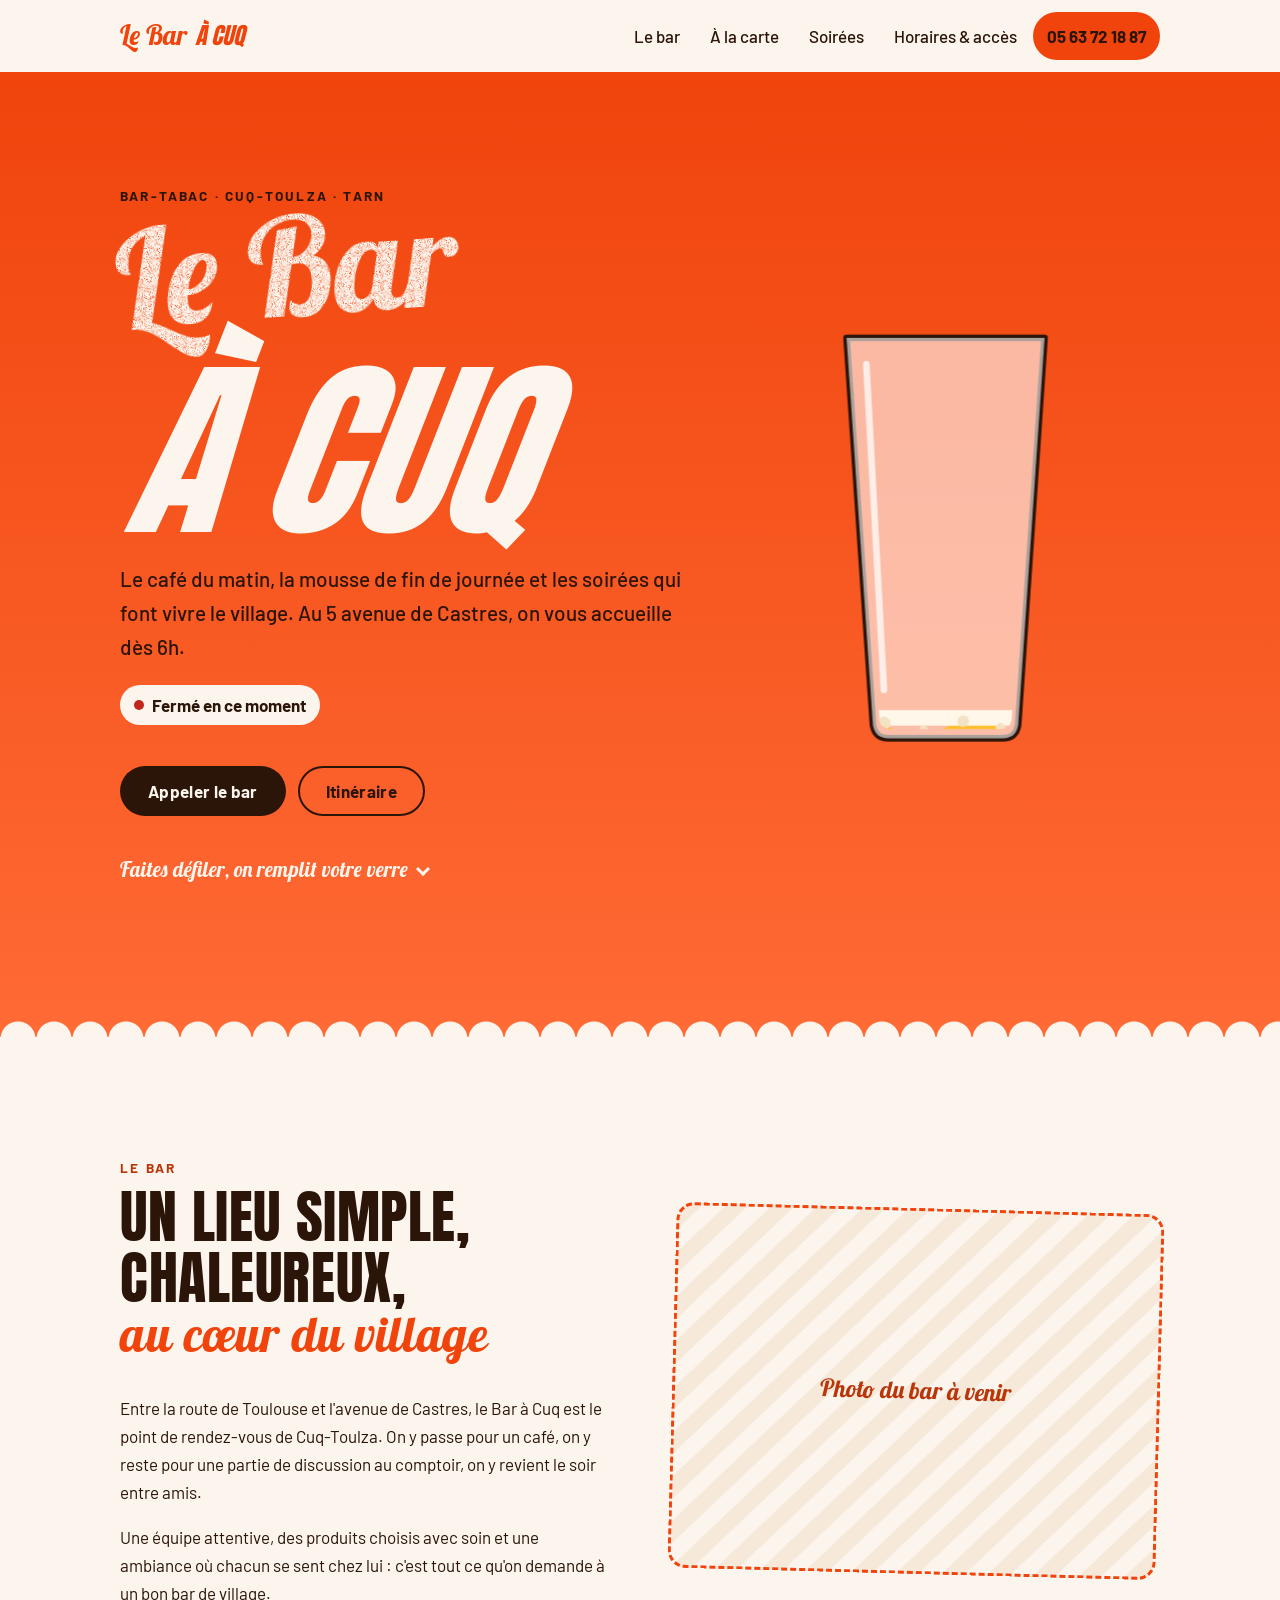
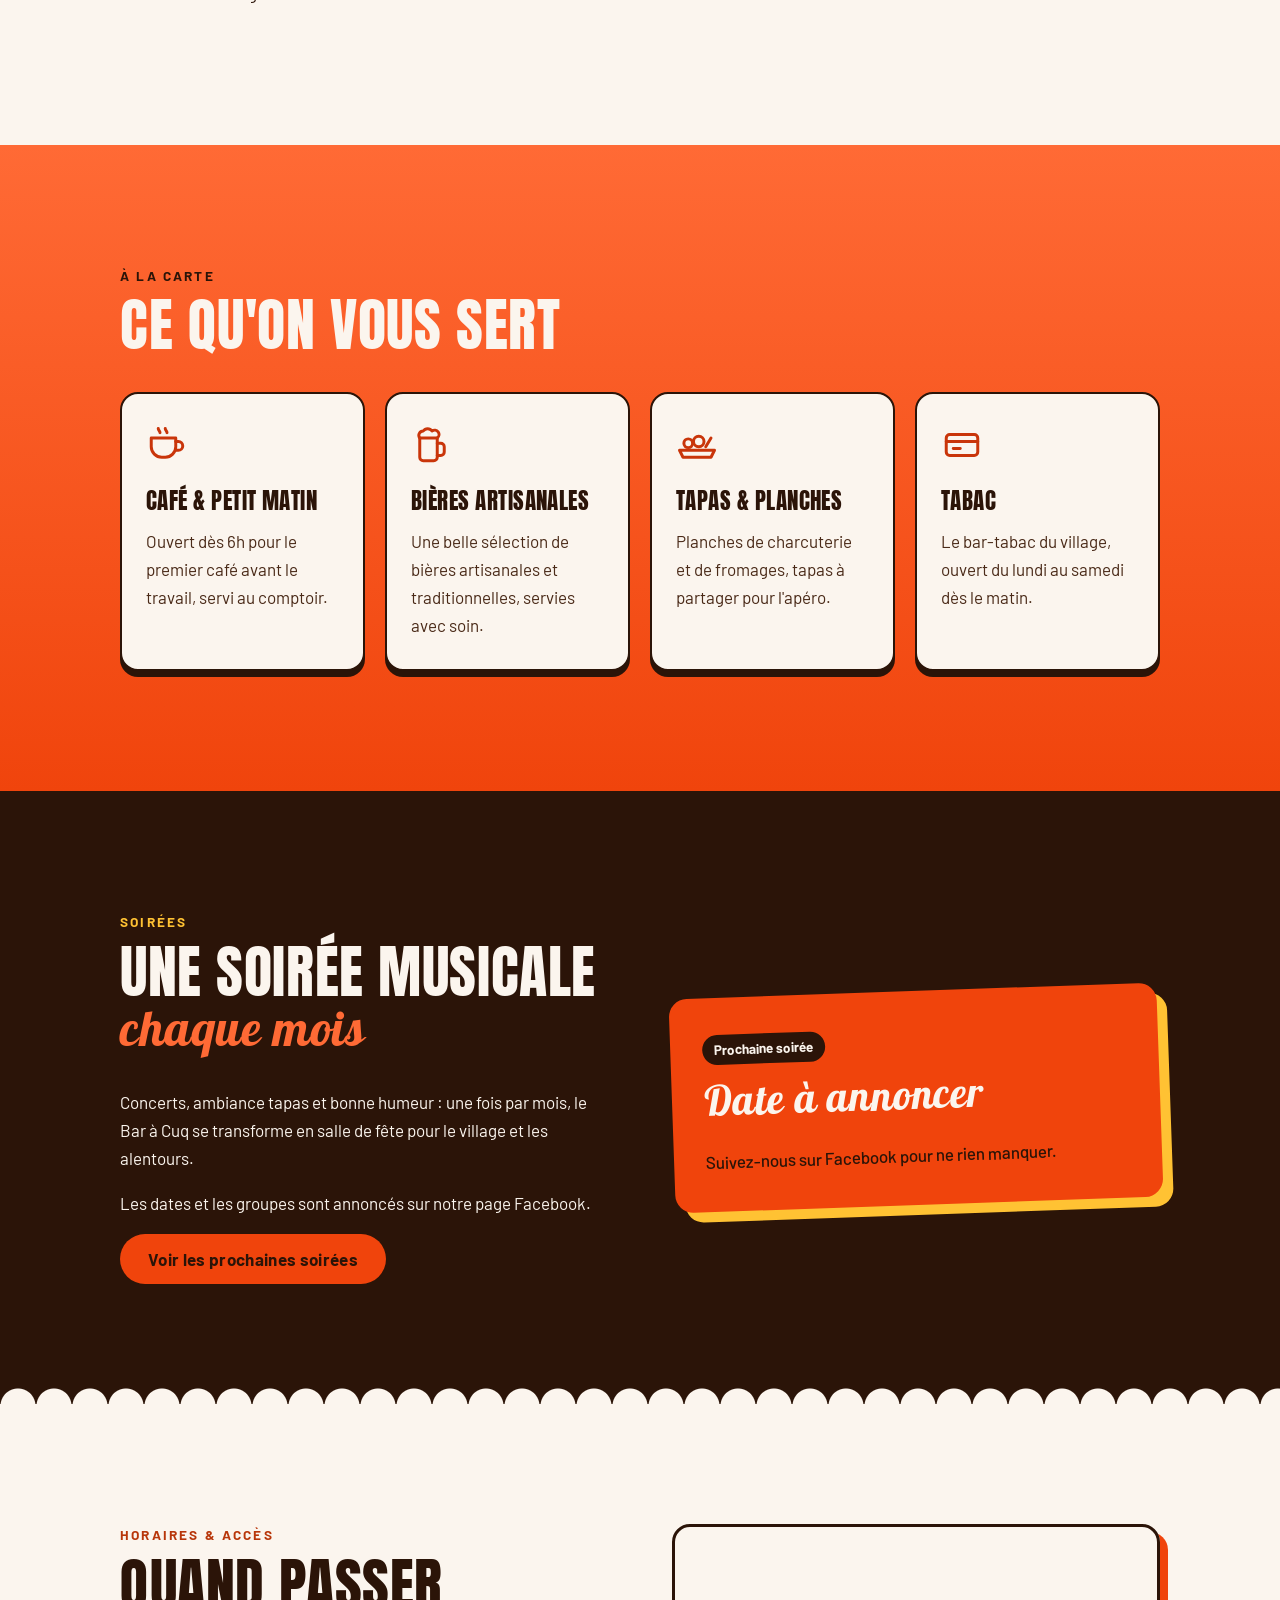
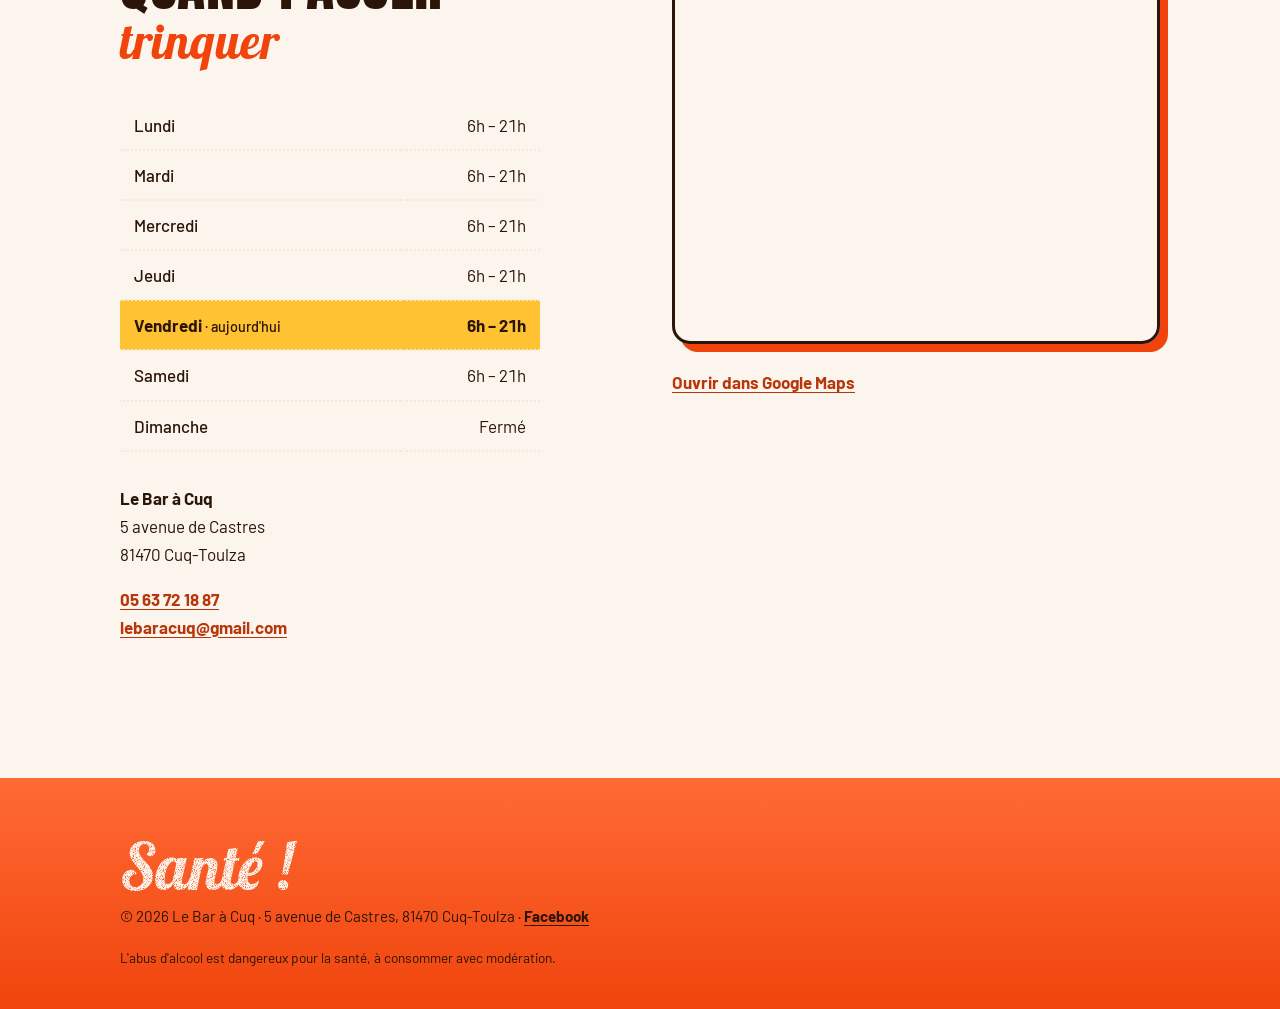
<file: index.html>
<!doctype html>
<html lang="fr">
<head>
  <meta charset="utf-8">
  <meta name="viewport" content="width=device-width, initial-scale=1">
  <title>Le Bar à Cuq — Bar-tabac à Cuq-Toulza (Tarn)</title>
  <meta name="description" content="Le Bar à Cuq, bar-tabac convivial au 5 avenue de Castres à Cuq-Toulza : café dès 6h, bières artisanales, tapas et planches, soirées musicales chaque mois.">
  <meta property="og:title" content="Le Bar à Cuq — Cuq-Toulza">
  <meta property="og:description" content="Café dès 6h, bières artisanales, tapas et soirées musicales au cœur de Cuq-Toulza.">
  <meta property="og:type" content="website">
  <meta property="og:locale" content="fr_FR">
  <meta name="theme-color" content="#f0440c">
  <meta name="color-scheme" content="light">
  <link rel="icon" href="assets/img/favicon.svg" type="image/svg+xml">
  <link rel="preconnect" href="https://fonts.googleapis.com">
  <link rel="preconnect" href="https://fonts.gstatic.com" crossorigin>
  <link href="https://fonts.googleapis.com/css2?family=Anton&family=Barlow:wght@400;500;700&family=Lobster&display=swap" rel="stylesheet">
  <link rel="stylesheet" href="assets/css/style.css">

  <script type="application/ld+json">
  {
    "@context": "https://schema.org",
    "@type": "BarOrPub",
    "name": "Le Bar à Cuq",
    "telephone": "+33563721887",
    "email": "lebaracuq@gmail.com",
    "address": {
      "@type": "PostalAddress",
      "streetAddress": "5 avenue de Castres",
      "postalCode": "81470",
      "addressLocality": "Cuq-Toulza",
      "addressCountry": "FR"
    },
    "geo": { "@type": "GeoCoordinates", "latitude": 43.56897, "longitude": 1.8856 },
    "openingHoursSpecification": [{
      "@type": "OpeningHoursSpecification",
      "dayOfWeek": ["Monday", "Tuesday", "Wednesday", "Thursday", "Friday", "Saturday"],
      "opens": "06:00",
      "closes": "21:00"
    }],
    "sameAs": ["https://www.facebook.com/lebaracuq/"]
  }
  </script>
</head>
<body>
  <!-- Filtre « craie » qui donne au mot « Le Bar » le grain du logo -->
  <svg class="sr-only" aria-hidden="true" focusable="false">
    <filter id="grain">
      <feTurbulence type="fractalNoise" baseFrequency="1.1" numOctaves="1" seed="4" result="bruit"/>
      <feColorMatrix in="bruit" type="matrix" values="0 0 0 0 0  0 0 0 0 0  0 0 0 0 0  -4 0 0 0 3" result="trous"/>
      <feComposite in="SourceGraphic" in2="trous" operator="in"/>
    </filter>
  </svg>

  <a class="skip-link" href="#contenu">Aller au contenu</a>

  <header class="site-header">
    <div class="container header-inner">
      <a class="brand" href="#accueil" aria-label="Le Bar à Cuq, retour en haut">
        <span class="brand-script">Le Bar</span>
        <span class="brand-block">à Cuq</span>
      </a>
      <button class="nav-toggle" type="button" aria-expanded="false" aria-controls="menu">
        <span class="nav-toggle-bar" aria-hidden="true"></span>
        <span class="sr-only">Ouvrir le menu</span>
      </button>
      <nav id="menu" class="site-nav" aria-label="Navigation principale">
        <ul>
          <li><a href="#le-bar">Le bar</a></li>
          <li><a href="#carte">À la carte</a></li>
          <li><a href="#soirees">Soirées</a></li>
          <li><a href="#infos">Horaires &amp; accès</a></li>
          <li><a class="nav-cta" href="tel:+33563721887">05 63 72 18 87</a></li>
        </ul>
      </nav>
    </div>
  </header>

  <!-- Le verre de bière : fil conducteur du site. Il se remplit avec le défilement
       et ses graduations mènent aux sections. Piloté par assets/js/main.js. -->
  <aside class="pint" data-pint>
    <button class="pint-glass" type="button" data-pint-next aria-label="Aller à la section suivante">
      <svg viewBox="0 0 100 200" aria-hidden="true" focusable="false">
        <defs>
          <clipPath id="interieur-verre">
            <path d="M9 12 L20 184 Q21 188 26 188 L74 188 Q79 188 80 184 L91 12 Z"/>
          </clipPath>
          <linearGradient id="biere" x1="0" y1="0" x2="0" y2="1">
            <stop offset="0" stop-color="#ffc233"/>
            <stop offset="1" stop-color="#e57d00"/>
          </linearGradient>
        </defs>
        <path class="pint-body" d="M5 10 L17 186 Q18 192 24 192 L76 192 Q82 192 83 186 L95 10 Z"/>
        <g clip-path="url(#interieur-verre)">
          <g class="pint-beer" data-pint-beer>
            <path class="pint-wave" d="M-100 4 q12.5 -6 25 0 t25 0 t25 0 t25 0 t25 0 t25 0 t25 0 t25 0 t25 0 t25 0 t25 0 t25 0 V200 H-100 Z" fill="url(#biere)"/>
            <circle class="bulle" cx="30" cy="170" r="1.6"/>
            <circle class="bulle" cx="44" cy="176" r="1.1"/>
            <circle class="bulle" cx="57" cy="168" r="1.8"/>
            <circle class="bulle" cx="68" cy="178" r="1.2"/>
            <circle class="bulle" cx="38" cy="182" r="1.4"/>
            <circle class="bulle" cx="62" cy="184" r="1"/>
          </g>
          <g class="pint-foam" data-pint-foam>
            <rect x="0" y="0" width="100" height="40" rx="3"/>
            <circle cx="22" cy="6" r="3"/><circle cx="40" cy="9" r="2"/><circle cx="58" cy="5" r="2.6"/><circle cx="75" cy="8" r="2.2"/>
          </g>
        </g>
        <g class="pint-crown" data-pint-crown>
          <circle cx="18" cy="11" r="8"/><circle cx="32" cy="6" r="10"/><circle cx="50" cy="4" r="11"/>
          <circle cx="68" cy="6" r="10"/><circle cx="82" cy="11" r="8"/>
        </g>
        <path class="pint-shine" d="M14 22 L22 170"/>
      </svg>
    </button>
    <nav class="pint-ticks" aria-label="Graduations du verre">
      <ol data-pint-ticks>
        <li><a href="#le-bar" data-section="le-bar"><span>Le bar</span></a></li>
        <li><a href="#carte" data-section="carte"><span>À la carte</span></a></li>
        <li><a href="#soirees" data-section="soirees"><span>Soirées</span></a></li>
        <li><a href="#infos" data-section="infos"><span>Horaires</span></a></li>
      </ol>
    </nav>
    <p class="pint-label" data-pint-label aria-hidden="true">On vous sert ?</p>
  </aside>

  <main id="contenu">
    <!-- Accueil -->
    <section id="accueil" class="hero">
      <div class="hero-bubbles" aria-hidden="true">
        <span></span><span></span><span></span><span></span><span></span><span></span><span></span><span></span>
      </div>
      <div class="container hero-grid">
        <div class="hero-text">
          <p class="eyebrow eyebrow-ink">Bar-tabac · Cuq-Toulza · Tarn</p>
          <h1 class="logotype">
            <span class="logotype-script">Le Bar</span>
            <span class="logotype-block">À Cuq</span>
          </h1>
          <p class="hero-lead">Le café du matin, la mousse de fin de journée et les soirées qui font vivre le village. Au 5 avenue de Castres, on vous accueille dès 6h.</p>
          <p class="open-status" data-open-status hidden></p>
          <div class="hero-actions">
            <a class="btn btn-ink" href="tel:+33563721887">Appeler le bar</a>
            <a class="btn btn-outline-ink" href="https://www.google.com/maps/dir/?api=1&amp;destination=5+avenue+de+Castres+81470+Cuq-Toulza" target="_blank" rel="noopener">Itinéraire</a>
          </div>
          <p class="scroll-hint" aria-hidden="true">Faites défiler, on remplit votre verre</p>
        </div>
        <!-- Emplacement du verre en grand dans l'accueil (le verre s'y pose puis rejoint le côté de l'écran) -->
        <div class="hero-glass-slot" data-pint-slot aria-hidden="true"></div>
      </div>
    </section>

    <!-- Le bar -->
    <section id="le-bar" class="section section-cream foam-top" data-pint-section>
      <div class="container split">
        <div>
          <p class="eyebrow">Le bar</p>
          <h2>Un lieu simple, chaleureux, <em>au cœur du village</em></h2>
          <p>Entre la route de Toulouse et l'avenue de Castres, le Bar à Cuq est le point de rendez-vous de Cuq-Toulza. On y passe pour un café, on y reste pour une partie de discussion au comptoir, on y revient le soir entre amis.</p>
          <p>Une équipe attentive, des produits choisis avec soin et une ambiance où chacun se sent chez lui : c'est tout ce qu'on demande à un bon bar de village.</p>
        </div>
        <!-- Remplacer par une vraie photo du bar : <img src="assets/img/bar.jpg" alt="…" width="800" height="600" loading="lazy"> -->
        <figure class="photo-placeholder" aria-hidden="true">
          <span>Photo du bar à venir</span>
        </figure>
      </div>
    </section>

    <!-- À la carte -->
    <section id="carte" class="section section-orange" data-pint-section>
      <div class="container">
        <p class="eyebrow eyebrow-ink">À la carte</p>
        <h2 class="title-cream">Ce qu'on vous sert</h2>
        <ul class="cards">
          <li class="card">
            <svg class="card-icon" viewBox="0 0 24 24" aria-hidden="true"><path d="M3 8h14v5a6 6 0 0 1-6 6H9a6 6 0 0 1-6-6V8Z"/><path d="M17 10h1.5a2.5 2.5 0 0 1 0 5H17"/><path d="M7 2.5c0 1 1 1.5 1 2.5M11 2.5c0 1 1 1.5 1 2.5"/></svg>
            <h3>Café &amp; petit matin</h3>
            <p>Ouvert dès 6h pour le premier café avant le travail, servi au comptoir.</p>
          </li>
          <li class="card">
            <svg class="card-icon" viewBox="0 0 24 24" aria-hidden="true"><path d="M5 8h10v11a2 2 0 0 1-2 2H7a2 2 0 0 1-2-2V8Z"/><path d="M15 11h2a2 2 0 0 1 2 2v3a2 2 0 0 1-2 2h-2"/><path d="M5 8a2.5 2.5 0 0 1 2-4 3 3 0 0 1 5 0 2.5 2.5 0 0 1 3 4"/></svg>
            <h3>Bières artisanales</h3>
            <p>Une belle sélection de bières artisanales et traditionnelles, servies avec soin.</p>
          </li>
          <li class="card">
            <svg class="card-icon" viewBox="0 0 24 24" aria-hidden="true"><path d="M2 15h20l-2 4H4l-2-4Z"/><circle cx="7" cy="11" r="2.5"/><circle cx="13" cy="10" r="3"/><path d="M17 13l3-5"/></svg>
            <h3>Tapas &amp; planches</h3>
            <p>Planches de charcuterie et de fromages, tapas à partager pour l'apéro.</p>
          </li>
          <li class="card">
            <svg class="card-icon" viewBox="0 0 24 24" aria-hidden="true"><rect x="3" y="6" width="18" height="12" rx="2"/><path d="M3 10h18M7 14h4"/></svg>
            <h3>Tabac</h3>
            <p>Le bar-tabac du village, ouvert du lundi au samedi dès le matin.</p>
          </li>
        </ul>
      </div>
    </section>

    <!-- Soirées -->
    <section id="soirees" class="section section-ink" data-pint-section>
      <div class="container split">
        <div>
          <p class="eyebrow">Soirées</p>
          <h2>Une soirée musicale <em>chaque mois</em></h2>
          <p>Concerts, ambiance tapas et bonne humeur : une fois par mois, le Bar à Cuq se transforme en salle de fête pour le village et les alentours.</p>
          <p>Les dates et les groupes sont annoncés sur notre page Facebook.</p>
          <a class="btn btn-orange" href="https://www.facebook.com/lebaracuq/" target="_blank" rel="noopener">Voir les prochaines soirées</a>
        </div>
        <!-- Prochaine soirée : mettre à jour la date, le titre et le texte ci-dessous. -->
        <article class="event-card" aria-labelledby="prochaine-soiree">
          <p class="event-tag">Prochaine soirée</p>
          <h3 id="prochaine-soiree">Date à annoncer</h3>
          <p>Suivez-nous sur Facebook pour ne rien manquer.</p>
        </article>
      </div>
    </section>

    <!-- Horaires & accès -->
    <section id="infos" class="section section-cream foam-top" data-pint-section>
      <div class="container split split-top">
        <div>
          <p class="eyebrow">Horaires &amp; accès</p>
          <h2>Quand passer <em>trinquer</em></h2>
          <!-- Horaires d'après Pages Jaunes : à confirmer par le bar. -->
          <table class="hours">
            <caption class="sr-only">Horaires d'ouverture</caption>
            <tbody>
              <tr data-day="1"><th scope="row">Lundi</th><td>6h – 21h</td></tr>
              <tr data-day="2"><th scope="row">Mardi</th><td>6h – 21h</td></tr>
              <tr data-day="3"><th scope="row">Mercredi</th><td>6h – 21h</td></tr>
              <tr data-day="4"><th scope="row">Jeudi</th><td>6h – 21h</td></tr>
              <tr data-day="5"><th scope="row">Vendredi</th><td>6h – 21h</td></tr>
              <tr data-day="6"><th scope="row">Samedi</th><td>6h – 21h</td></tr>
              <tr data-day="0"><th scope="row">Dimanche</th><td>Fermé</td></tr>
            </tbody>
          </table>
          <address class="contact">
            <p><strong>Le Bar à Cuq</strong><br>5 avenue de Castres<br>81470 Cuq-Toulza</p>
            <p><a href="tel:+33563721887">05 63 72 18 87</a><br><a href="mailto:lebaracuq@gmail.com">lebaracuq@gmail.com</a></p>
          </address>
        </div>
        <div class="map">
          <iframe title="Plan d'accès au Bar à Cuq, 5 avenue de Castres à Cuq-Toulza"
            src="https://www.openstreetmap.org/export/embed.html?bbox=1.8786%2C43.5655%2C1.8926%2C43.5725&amp;layer=mapnik&amp;marker=43.56897%2C1.88560"
            loading="lazy" width="600" height="420"></iframe>
          <a href="https://www.google.com/maps/search/?api=1&amp;query=5+avenue+de+Castres+81470+Cuq-Toulza" target="_blank" rel="noopener">Ouvrir dans Google Maps</a>
        </div>
      </div>
    </section>
  </main>

  <footer class="site-footer">
    <div class="container footer-inner">
      <p class="footer-cheers" aria-hidden="true">Santé !</p>
      <p>© <span data-year>2026</span> Le Bar à Cuq · 5 avenue de Castres, 81470 Cuq-Toulza · <a href="https://www.facebook.com/lebaracuq/" target="_blank" rel="noopener">Facebook</a></p>
      <p class="footer-note">L'abus d'alcool est dangereux pour la santé, à consommer avec modération.</p>
    </div>
  </footer>

  <script src="assets/js/main.js" defer></script>
</body>
</html>
</file>
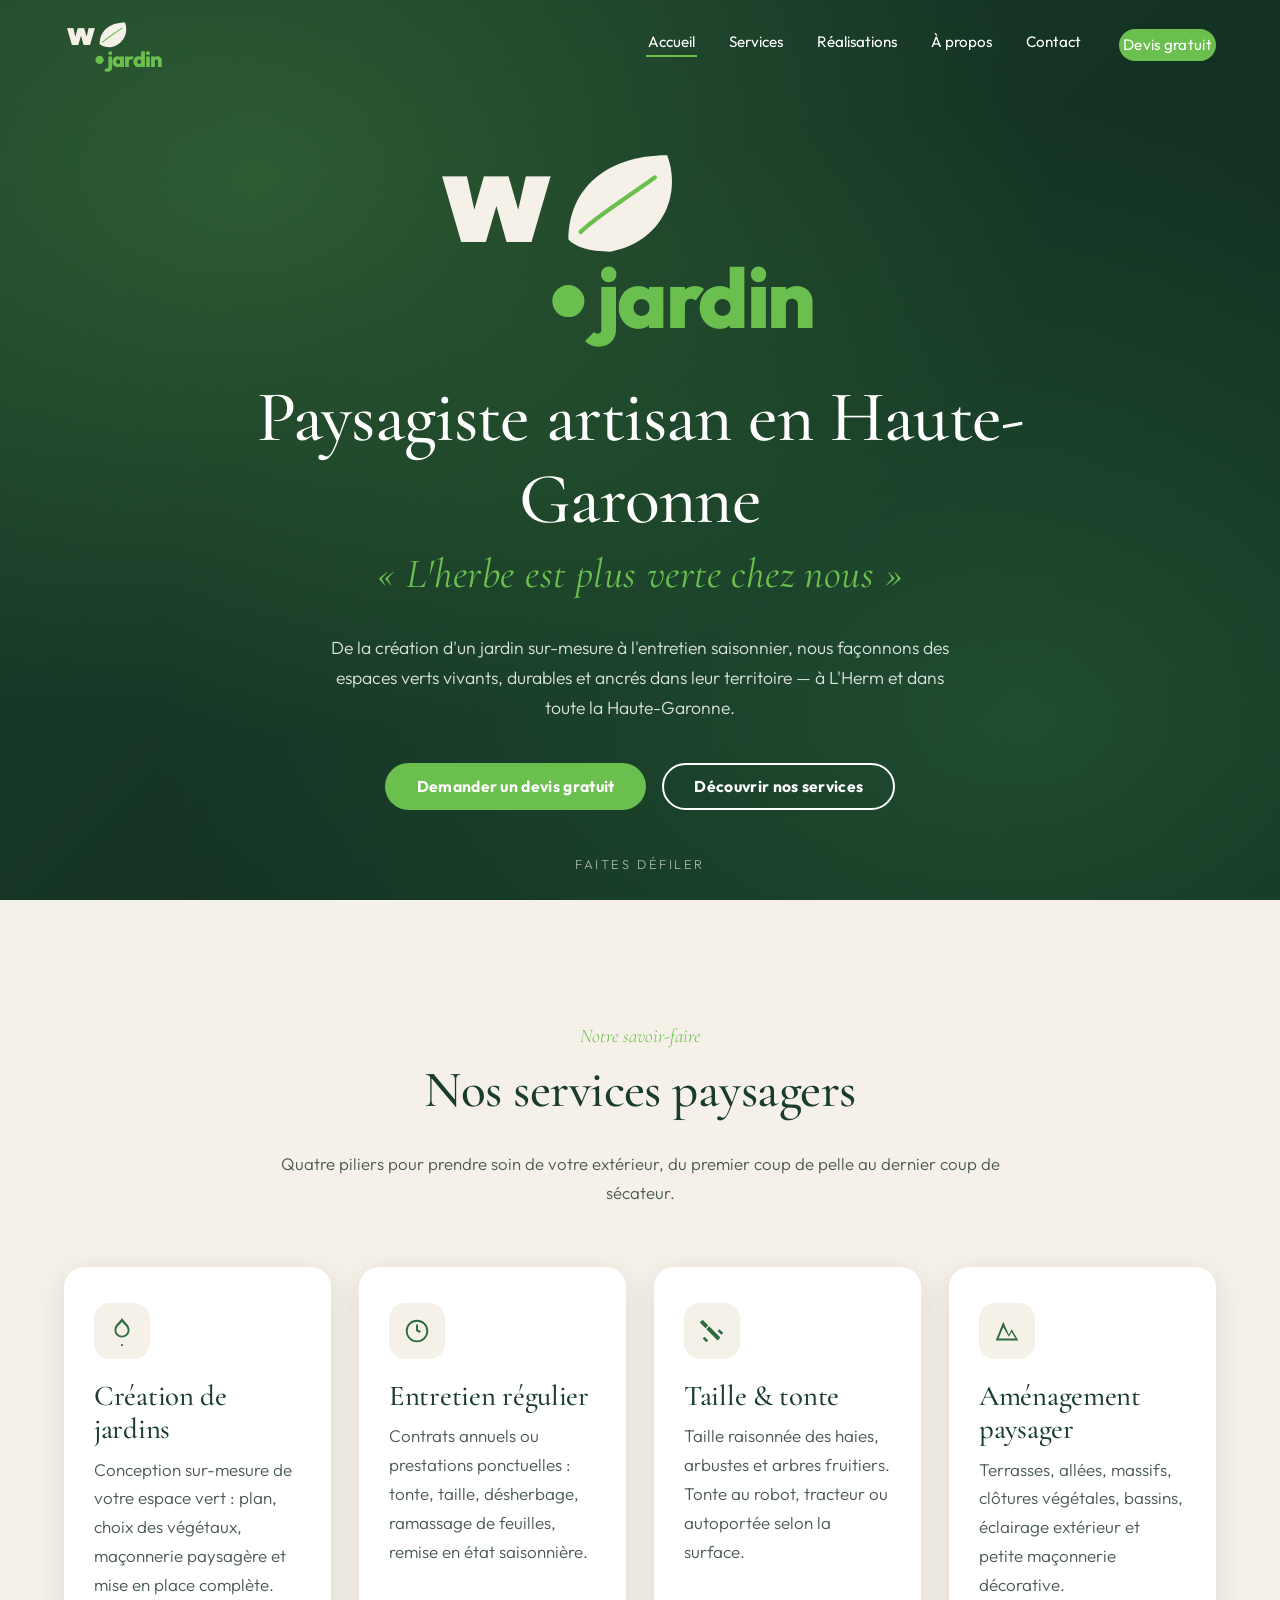
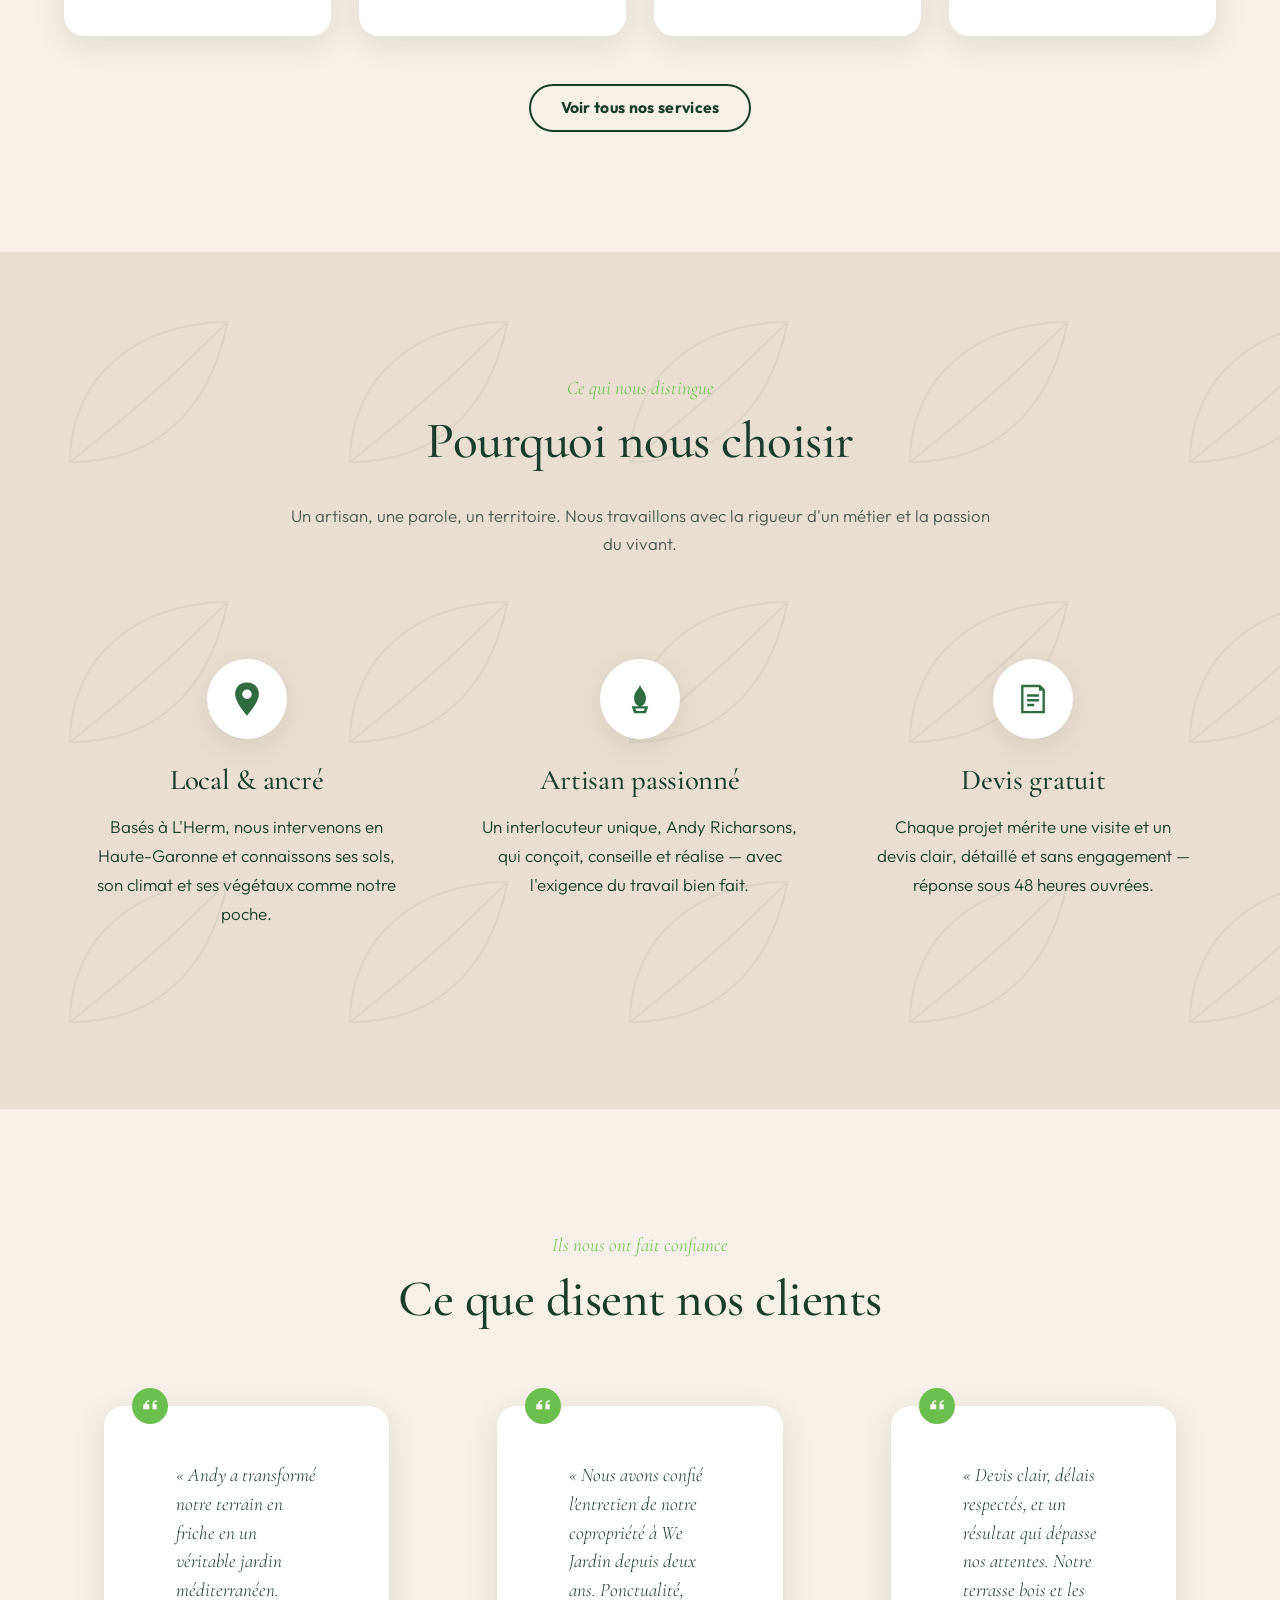
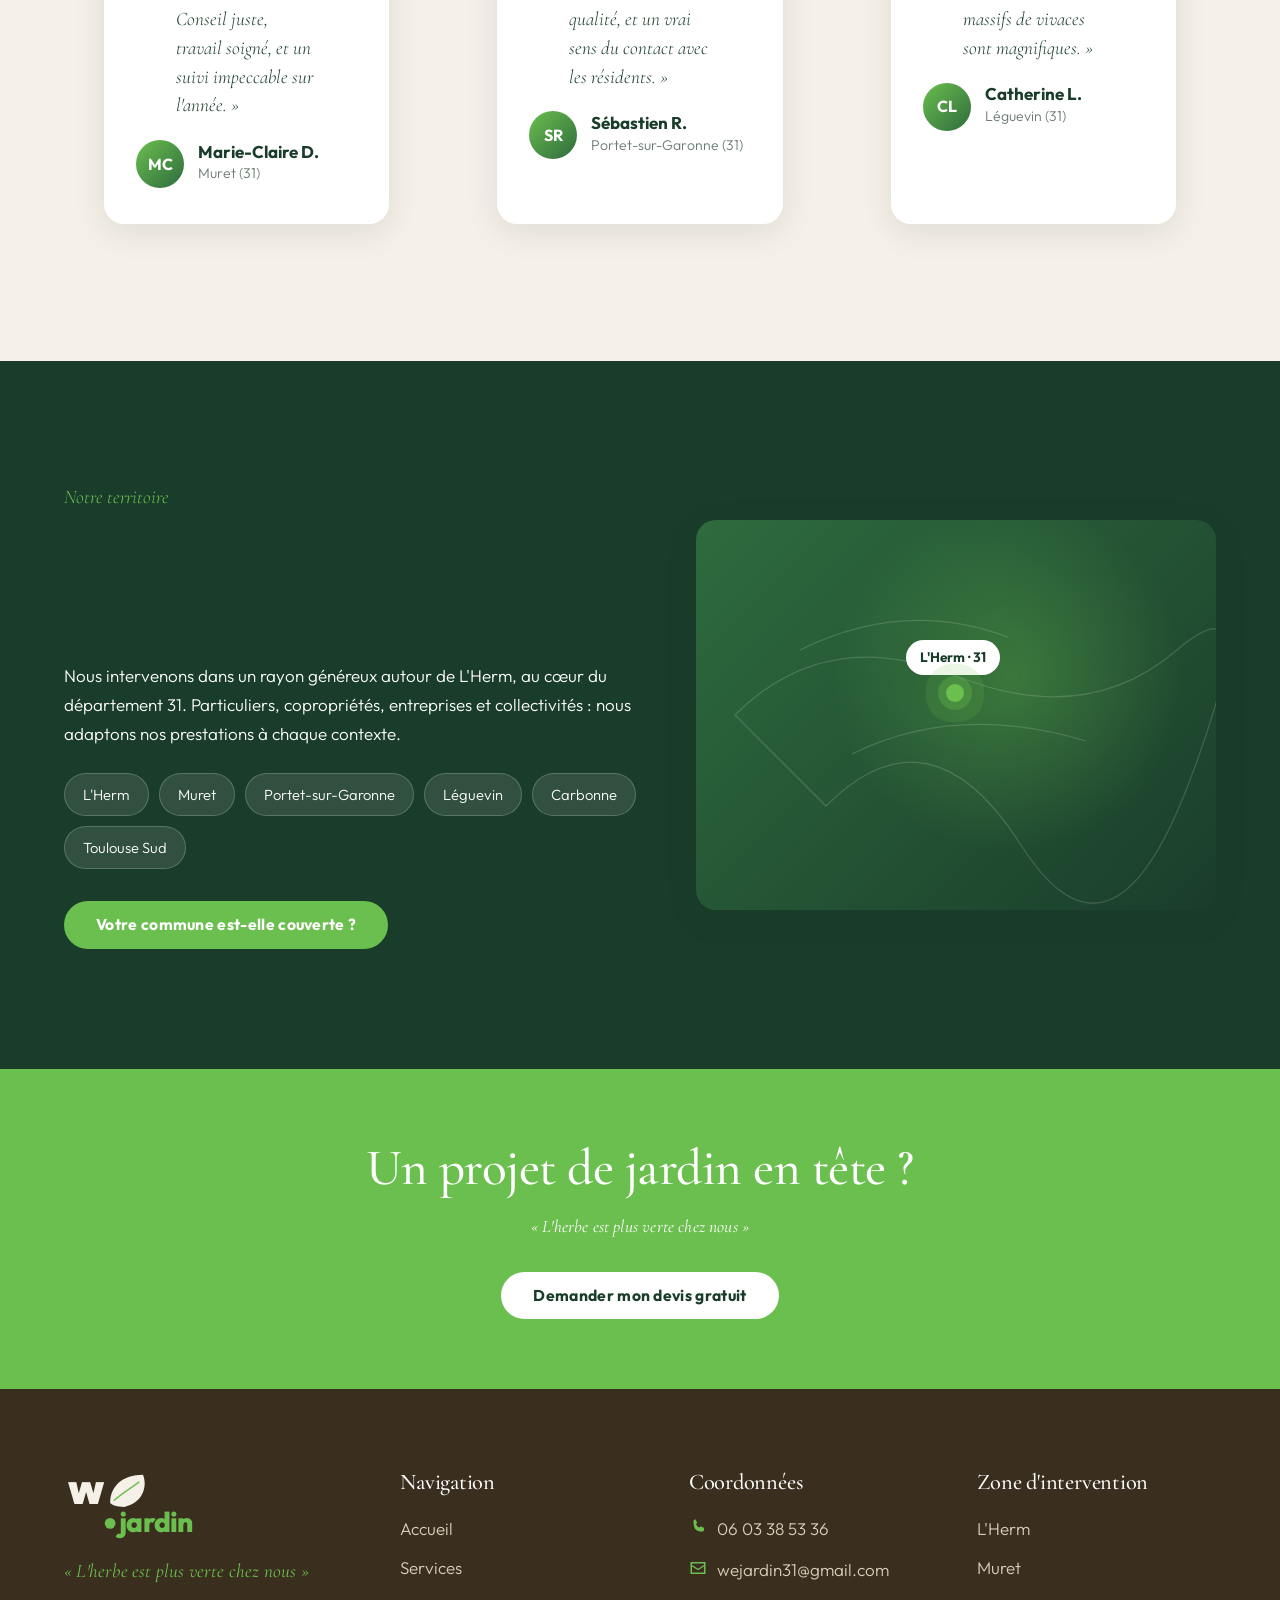
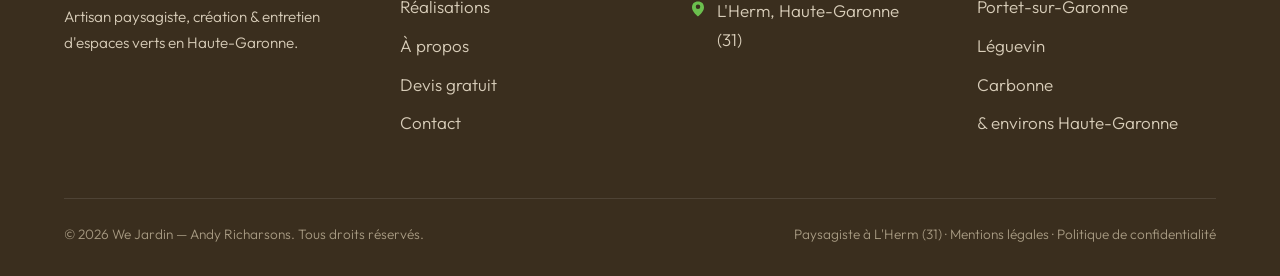
<file: site/index.html>
<!DOCTYPE html>
<html lang="fr">
<head>
<meta charset="UTF-8">
<meta name="viewport" content="width=device-width, initial-scale=1.0">
<title>We Jardin — Paysagiste à L'Herm (31) · L'herbe est plus verte chez nous</title>
<meta name="description" content="We Jardin, artisan paysagiste à L'Herm en Haute-Garonne (31). Création de jardins, entretien régulier, taille, tonte et aménagement paysager pour particuliers, copropriétés et entreprises. Devis gratuit sous 48h.">
<meta name="theme-color" content="#1A3D2B">

<meta property="og:type" content="website">
<meta property="og:title" content="We Jardin — Paysagiste à L'Herm (31)">
<meta property="og:description" content="Artisan paysagiste passionné en Haute-Garonne. Création, entretien et aménagement paysager. Devis gratuit sous 48h.">
<meta property="og:locale" content="fr_FR">
<meta property="og:site_name" content="We Jardin">

<link rel="preconnect" href="https://fonts.googleapis.com">
<link rel="preconnect" href="https://fonts.gstatic.com" crossorigin>
<link rel="stylesheet" media="print" onload="this.media='all'" href="https://fonts.googleapis.com/css2?family=Cormorant+Garamond:ital,wght@0,400;0,500;0,600;1,400;1,500&family=Outfit:wght@300;400;700;800;900&display=swap">
<noscript><link rel="stylesheet" href="https://fonts.googleapis.com/css2?family=Cormorant+Garamond:ital,wght@0,400;0,500;0,600;1,400;1,500&family=Outfit:wght@300;400;700;800;900&display=swap"></noscript>

<link rel="stylesheet" href="assets/css/style.css">

<script type="application/ld+json">
{
  "@context": "https://schema.org",
  "@type": "LocalBusiness",
  "name": "We Jardin",
  "image": "https://example.com/logo.png",
  "description": "Artisan paysagiste à L'Herm, Haute-Garonne. Création de jardins, entretien, taille, tonte et aménagement paysager.",
  "slogan": "L'herbe est plus verte chez nous",
  "telephone": "+33603385336",
  "email": "wejardin31@gmail.com",
  "address": {
    "@type": "PostalAddress",
    "addressLocality": "L'Herm",
    "addressRegion": "Haute-Garonne",
    "postalCode": "31",
    "addressCountry": "FR"
  },
  "areaServed": [
    "L'Herm", "Muret", "Portet-sur-Garonne", "Léguevin", "Carbonne", "Haute-Garonne"
  ],
  "priceRange": "€€",
  "openingHoursSpecification": [
    { "@type": "OpeningHoursSpecification", "dayOfWeek": ["Monday","Tuesday","Wednesday","Thursday","Friday"], "opens": "07:00", "closes": "19:00" },
    { "@type": "OpeningHoursSpecification", "dayOfWeek": "Saturday", "opens": "08:00", "closes": "17:00" }
  ]
}
</script>
</head>
<body>

<!-- ========== Header ========== -->
<header class="site-header" role="banner">
  <div class="container">
    <a href="index.html" class="brand-link" aria-label="We Jardin — accueil">
      <!-- Logo (variante claire sur fonds sombres) -->
      <svg viewBox="0 0 340 170" xmlns="http://www.w3.org/2000/svg" role="img" aria-label="We Jardin">
        <title>We Jardin</title>
        <text x="10" y="84" font-family="Outfit,system-ui,sans-serif" font-weight="900" font-size="108" fill="#F5F0E8" letter-spacing="-5">w</text>
        <g transform="translate(112 14)">
          <path d="M0 68 C 0 28, 30 0, 80 0 C 92 32, 76 70, 34 78 C 17 78, 5 74, 0 68 Z" fill="#F5F0E8"/>
          <path d="M10 62 C 22 50, 42 38, 70 18" stroke="#6BBF4E" stroke-width="3.5" fill="none" stroke-linecap="round"/>
        </g>
        <circle cx="112" cy="132" r="13" fill="#6BBF4E"/>
        <text x="134" y="154" font-family="Outfit,system-ui,sans-serif" font-weight="800" font-size="68" fill="#6BBF4E" letter-spacing="-2">jardin</text>
      </svg>
    </a>

    <button class="nav-toggle" aria-expanded="false" aria-controls="primary-nav" aria-label="Ouvrir le menu">
      <span></span><span></span><span></span>
    </button>

    <nav class="main-nav" id="primary-nav" aria-label="Navigation principale">
      <ul>
        <li><a href="index.html" class="is-active">Accueil</a></li>
        <li><a href="services.html">Services</a></li>
        <li><a href="realisations.html">Réalisations</a></li>
        <li><a href="a-propos.html">À propos</a></li>
        <li><a href="contact.html">Contact</a></li>
      </ul>
      <a href="devis.html" class="btn btn--primary nav-cta">Devis gratuit</a>
    </nav>
  </div>
</header>

<main>

<!-- ========== Hero ========== -->
<section class="hero" aria-labelledby="hero-title">
  <div class="leaf-pattern" aria-hidden="true"></div>
  <div class="hero__inner">
    <div class="hero__logo">
      <svg viewBox="0 0 340 170" xmlns="http://www.w3.org/2000/svg" role="img" aria-label="Logo We Jardin">
        <text x="10" y="84" font-family="Outfit,system-ui,sans-serif" font-weight="900" font-size="108" fill="#F5F0E8" letter-spacing="-5">w</text>
        <g transform="translate(112 14)">
          <path d="M0 68 C 0 28, 30 0, 80 0 C 92 32, 76 70, 34 78 C 17 78, 5 74, 0 68 Z" fill="#F5F0E8"/>
          <path d="M10 62 C 22 50, 42 38, 70 18" stroke="#6BBF4E" stroke-width="3.5" fill="none" stroke-linecap="round"/>
        </g>
        <circle cx="112" cy="132" r="13" fill="#6BBF4E"/>
        <text x="134" y="154" font-family="Outfit,system-ui,sans-serif" font-weight="800" font-size="68" fill="#6BBF4E" letter-spacing="-2">jardin</text>
      </svg>
    </div>
    <h1 id="hero-title" class="hero__title">Paysagiste artisan en Haute-Garonne</h1>
    <p class="hero__slogan slogan">« L'herbe est plus verte chez nous »</p>
    <p class="hero__lede">De la création d'un jardin sur-mesure à l'entretien saisonnier, nous façonnons des espaces verts vivants, durables et ancrés dans leur territoire — à L'Herm et dans toute la Haute-Garonne.</p>
    <div class="hero__ctas">
      <a href="devis.html" class="btn btn--primary">Demander un devis gratuit</a>
      <a href="services.html" class="btn btn--outline" style="color:#fff; border-color:#fff;">Découvrir nos services</a>
    </div>
  </div>
  <div class="hero__scroll" aria-hidden="true">Faites défiler</div>
</section>

<!-- ========== Services ========== -->
<section aria-labelledby="services-title">
  <div class="container">
    <div class="section-head reveal">
      <span class="eyebrow">Notre savoir-faire</span>
      <h2 id="services-title">Nos services paysagers</h2>
      <p class="lede">Quatre piliers pour prendre soin de votre extérieur, du premier coup de pelle au dernier coup de sécateur.</p>
    </div>

    <div class="grid grid--4">
      <article class="card reveal">
        <div class="card__icon" aria-hidden="true">
          <svg viewBox="0 0 32 32" fill="currentColor"><path d="M16 2c-3 5-8 7-8 13 0 5 4 8 8 8s8-3 8-8c0-6-5-8-8-13zm0 4c2 3 6 5 6 9 0 3-2 6-6 6s-6-3-6-6c0-4 4-6 6-9zm-1 24h2v2h-2v-2z"/></svg>
        </div>
        <h3>Création de jardins</h3>
        <p>Conception sur-mesure de votre espace vert : plan, choix des végétaux, maçonnerie paysagère et mise en place complète.</p>
      </article>

      <article class="card reveal reveal-delay-1">
        <div class="card__icon" aria-hidden="true">
          <svg viewBox="0 0 32 32" fill="currentColor"><path d="M16 4a12 12 0 100 24 12 12 0 000-24zm0 2a10 10 0 110 20 10 10 0 010-20zm-1 3v7l4 2 1-2-3-1.5V9h-2z"/></svg>
        </div>
        <h3>Entretien régulier</h3>
        <p>Contrats annuels ou prestations ponctuelles : tonte, taille, désherbage, ramassage de feuilles, remise en état saisonnière.</p>
      </article>

      <article class="card reveal reveal-delay-2">
        <div class="card__icon" aria-hidden="true">
          <svg viewBox="0 0 32 32" fill="currentColor"><path d="M6 4l6 6-3 3-6-6 3-3zm7 7l12 12-3 3-12-12 3-3zm11 3l4 4-2 2-4-4 2-2zM8 22l4 4-2 2-4-4 2-2z"/></svg>
        </div>
        <h3>Taille &amp; tonte</h3>
        <p>Taille raisonnée des haies, arbustes et arbres fruitiers. Tonte au robot, tracteur ou autoportée selon la surface.</p>
      </article>

      <article class="card reveal reveal-delay-3">
        <div class="card__icon" aria-hidden="true">
          <svg viewBox="0 0 32 32" fill="currentColor"><path d="M4 26l8-20 6 14 3-6 7 12H4zm8-14l-5 12h18l-4-7-3 5-6-10z"/></svg>
        </div>
        <h3>Aménagement paysager</h3>
        <p>Terrasses, allées, massifs, clôtures végétales, bassins, éclairage extérieur et petite maçonnerie décorative.</p>
      </article>
    </div>

    <div style="text-align:center; margin-top:48px;" class="reveal">
      <a href="services.html" class="btn btn--outline">Voir tous nos services</a>
    </div>
  </div>
</section>

<!-- ========== Pourquoi nous choisir ========== -->
<section class="reasons" aria-labelledby="reasons-title">
  <div class="leaf-pattern" aria-hidden="true"></div>
  <div class="container" style="position:relative; z-index:1;">
    <div class="section-head reveal">
      <span class="eyebrow">Ce qui nous distingue</span>
      <h2 id="reasons-title">Pourquoi nous choisir</h2>
      <p class="lede">Un artisan, une parole, un territoire. Nous travaillons avec la rigueur d'un métier et la passion du vivant.</p>
    </div>

    <div class="grid grid--3">
      <div class="reason reveal">
        <div class="reason__icon" aria-hidden="true">
          <svg viewBox="0 0 32 32" fill="currentColor"><path d="M16 2C10 2 6 6 6 12c0 7 10 18 10 18s10-11 10-18c0-6-4-10-10-10zm0 14a4 4 0 110-8 4 4 0 010 8z"/></svg>
        </div>
        <h3>Local &amp; ancré</h3>
        <p>Basés à L'Herm, nous intervenons en Haute-Garonne et connaissons ses sols, son climat et ses végétaux comme notre poche.</p>
      </div>

      <div class="reason reveal reveal-delay-1">
        <div class="reason__icon" aria-hidden="true">
          <svg viewBox="0 0 32 32" fill="currentColor"><path d="M16 4c-1 4-5 6-5 11 0 4 2 7 5 7s5-3 5-7c0-5-4-7-5-11zm-7 18h14l-2 6H11l-2-6zm3 2l1 2h6l1-2H12z"/></svg>
        </div>
        <h3>Artisan passionné</h3>
        <p>Un interlocuteur unique, Andy Richarsons, qui conçoit, conseille et réalise — avec l'exigence du travail bien fait.</p>
      </div>

      <div class="reason reveal reveal-delay-2">
        <div class="reason__icon" aria-hidden="true">
          <svg viewBox="0 0 32 32" fill="currentColor"><path d="M6 4h16l4 4v20H6V4zm2 2v20h16V9h-3V6H8zm3 6h10v2H11v-2zm0 4h10v2H11v-2zm0 4h6v2h-6v-2z"/></svg>
        </div>
        <h3>Devis gratuit</h3>
        <p>Chaque projet mérite une visite et un devis clair, détaillé et sans engagement — réponse sous 48 heures ouvrées.</p>
      </div>
    </div>
  </div>
</section>

<!-- ========== Témoignages ========== -->
<section class="testimonials" aria-labelledby="testi-title">
  <div class="container">
    <div class="section-head reveal">
      <span class="eyebrow">Ils nous ont fait confiance</span>
      <h2 id="testi-title">Ce que disent nos clients</h2>
    </div>

    <div class="grid grid--3">
      <figure class="testimonial reveal">
        <blockquote class="testimonial__quote">« Andy a transformé notre terrain en friche en un véritable jardin méditerranéen. Conseil juste, travail soigné, et un suivi impeccable sur l'année. »</blockquote>
        <figcaption class="testimonial__author">
          <span class="testimonial__avatar" aria-hidden="true">MC</span>
          <div>
            <div class="testimonial__name">Marie-Claire D.</div>
            <div class="testimonial__loc">Muret (31)</div>
          </div>
        </figcaption>
      </figure>

      <figure class="testimonial reveal reveal-delay-1">
        <blockquote class="testimonial__quote">« Nous avons confié l'entretien de notre copropriété à We Jardin depuis deux ans. Ponctualité, qualité, et un vrai sens du contact avec les résidents. »</blockquote>
        <figcaption class="testimonial__author">
          <span class="testimonial__avatar" aria-hidden="true">SR</span>
          <div>
            <div class="testimonial__name">Sébastien R.</div>
            <div class="testimonial__loc">Portet-sur-Garonne (31)</div>
          </div>
        </figcaption>
      </figure>

      <figure class="testimonial reveal reveal-delay-2">
        <blockquote class="testimonial__quote">« Devis clair, délais respectés, et un résultat qui dépasse nos attentes. Notre terrasse bois et les massifs de vivaces sont magnifiques. »</blockquote>
        <figcaption class="testimonial__author">
          <span class="testimonial__avatar" aria-hidden="true">CL</span>
          <div>
            <div class="testimonial__name">Catherine L.</div>
            <div class="testimonial__loc">Léguevin (31)</div>
          </div>
        </figcaption>
      </figure>
    </div>
  </div>
</section>

<!-- ========== Zone d'intervention ========== -->
<section class="zone" aria-labelledby="zone-title">
  <div class="leaf-pattern" aria-hidden="true"></div>
  <div class="container" style="position:relative; z-index:1;">
    <div class="zone__grid">
      <div class="reveal">
        <span class="eyebrow" style="font-family:'Cormorant Garamond',serif; font-style:italic; color:var(--vert-vivant); font-size:1.2rem;">Notre territoire</span>
        <h2 id="zone-title">À L'Herm et partout en Haute-Garonne</h2>
        <p>Nous intervenons dans un rayon généreux autour de L'Herm, au cœur du département 31. Particuliers, copropriétés, entreprises et collectivités : nous adaptons nos prestations à chaque contexte.</p>
        <div class="zone__towns">
          <span>L'Herm</span>
          <span>Muret</span>
          <span>Portet-sur-Garonne</span>
          <span>Léguevin</span>
          <span>Carbonne</span>
          <span>Toulouse Sud</span>
        </div>
        <div style="margin-top:32px;">
          <a href="contact.html" class="btn btn--primary">Votre commune est-elle couverte ?</a>
        </div>
      </div>

      <div class="zone__map reveal reveal-delay-1" aria-hidden="true">
        <div class="zone__label">L'Herm · 31</div>
        <div class="zone__pin"></div>
      </div>
    </div>
  </div>
</section>

</main>

<!-- ========== CTA band ========== -->
<section class="cta-band">
  <div class="container">
    <h2>Un projet de jardin en tête ?</h2>
    <p class="slogan" style="color:#fff;">« L'herbe est plus verte chez nous »</p>
    <a href="devis.html" class="btn btn--light">Demander mon devis gratuit</a>
  </div>
</section>

<!-- ========== Footer ========== -->
<footer class="site-footer" role="contentinfo">
  <div class="container">
    <div class="footer-grid">
      <div class="footer-brand">
        <svg viewBox="0 0 340 170" xmlns="http://www.w3.org/2000/svg" role="img" aria-label="We Jardin" style="height:70px;">
          <text x="10" y="84" font-family="Outfit,system-ui,sans-serif" font-weight="900" font-size="108" fill="#F5F0E8" letter-spacing="-5">w</text>
          <g transform="translate(112 14)">
            <path d="M0 68 C 0 28, 30 0, 80 0 C 92 32, 76 70, 34 78 C 17 78, 5 74, 0 68 Z" fill="#F5F0E8"/>
            <path d="M10 62 C 22 50, 42 38, 70 18" stroke="#6BBF4E" stroke-width="3.5" fill="none" stroke-linecap="round"/>
          </g>
          <circle cx="112" cy="132" r="13" fill="#6BBF4E"/>
          <text x="134" y="154" font-family="Outfit,system-ui,sans-serif" font-weight="800" font-size="68" fill="#6BBF4E" letter-spacing="-2">jardin</text>
        </svg>
        <span class="slogan">« L'herbe est plus verte chez nous »</span>
        <p style="margin-top:16px; font-size:.95rem;">Artisan paysagiste, création &amp; entretien d'espaces verts en Haute-Garonne.</p>
      </div>

      <div class="footer-col">
        <h4>Navigation</h4>
        <ul>
          <li><a href="index.html">Accueil</a></li>
          <li><a href="services.html">Services</a></li>
          <li><a href="realisations.html">Réalisations</a></li>
          <li><a href="a-propos.html">À propos</a></li>
          <li><a href="devis.html">Devis gratuit</a></li>
          <li><a href="contact.html">Contact</a></li>
        </ul>
      </div>

      <div class="footer-col">
        <h4>Coordonnées</h4>
        <div class="footer-contact-row">
          <svg width="18" height="18" viewBox="0 0 24 24" fill="currentColor"><path d="M6 2h3l2 5-2 1c1 2 3 4 5 5l1-2 5 2v3c0 1-1 2-2 2C9 18 6 15 6 4c0-1 1-2 2-2z"/></svg>
          <a href="tel:+33603385336">06 03 38 53 36</a>
        </div>
        <div class="footer-contact-row">
          <svg width="18" height="18" viewBox="0 0 24 24" fill="currentColor"><path d="M2 4h20v16H2V4zm2 2v2l8 5 8-5V6H4zm0 4v8h16v-8l-8 5L4 10z"/></svg>
          <a href="mailto:wejardin31@gmail.com">wejardin31@gmail.com</a>
        </div>
        <div class="footer-contact-row">
          <svg width="18" height="18" viewBox="0 0 24 24" fill="currentColor"><path d="M12 2C7 2 4 5 4 10c0 6 8 12 8 12s8-6 8-12c0-5-3-8-8-8zm0 10a3 3 0 110-6 3 3 0 010 6z"/></svg>
          <span>L'Herm, Haute-Garonne (31)</span>
        </div>
      </div>

      <div class="footer-col">
        <h4>Zone d'intervention</h4>
        <ul>
          <li>L'Herm</li>
          <li>Muret</li>
          <li>Portet-sur-Garonne</li>
          <li>Léguevin</li>
          <li>Carbonne</li>
          <li>&amp; environs Haute-Garonne</li>
        </ul>
      </div>
    </div>

    <div class="footer-bottom">
      <div>© <span id="current-year">2026</span> We Jardin — Andy Richarsons. Tous droits réservés.</div>
      <div>Paysagiste à L'Herm (31) · Mentions légales · Politique de confidentialité</div>
    </div>
  </div>
</footer>

<script src="assets/js/main.js" defer></script>
</body>
</html>
</file>
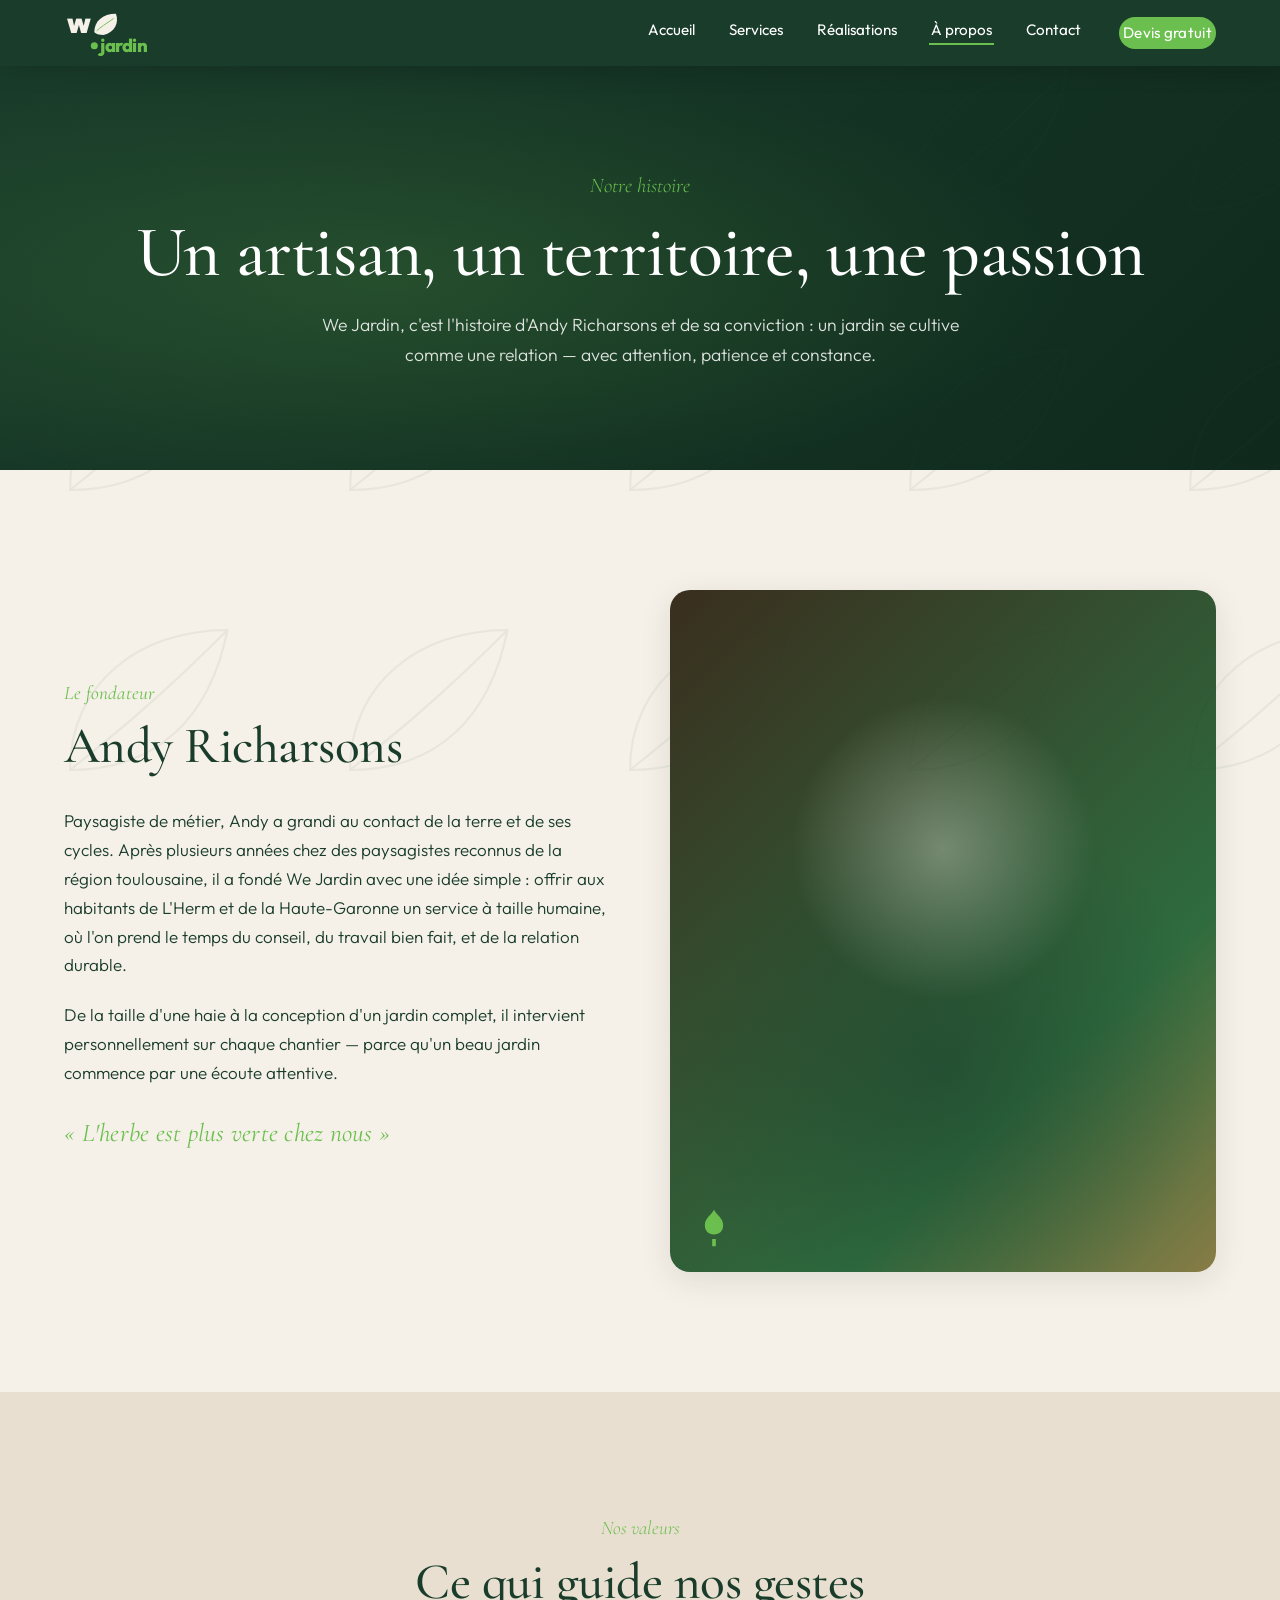
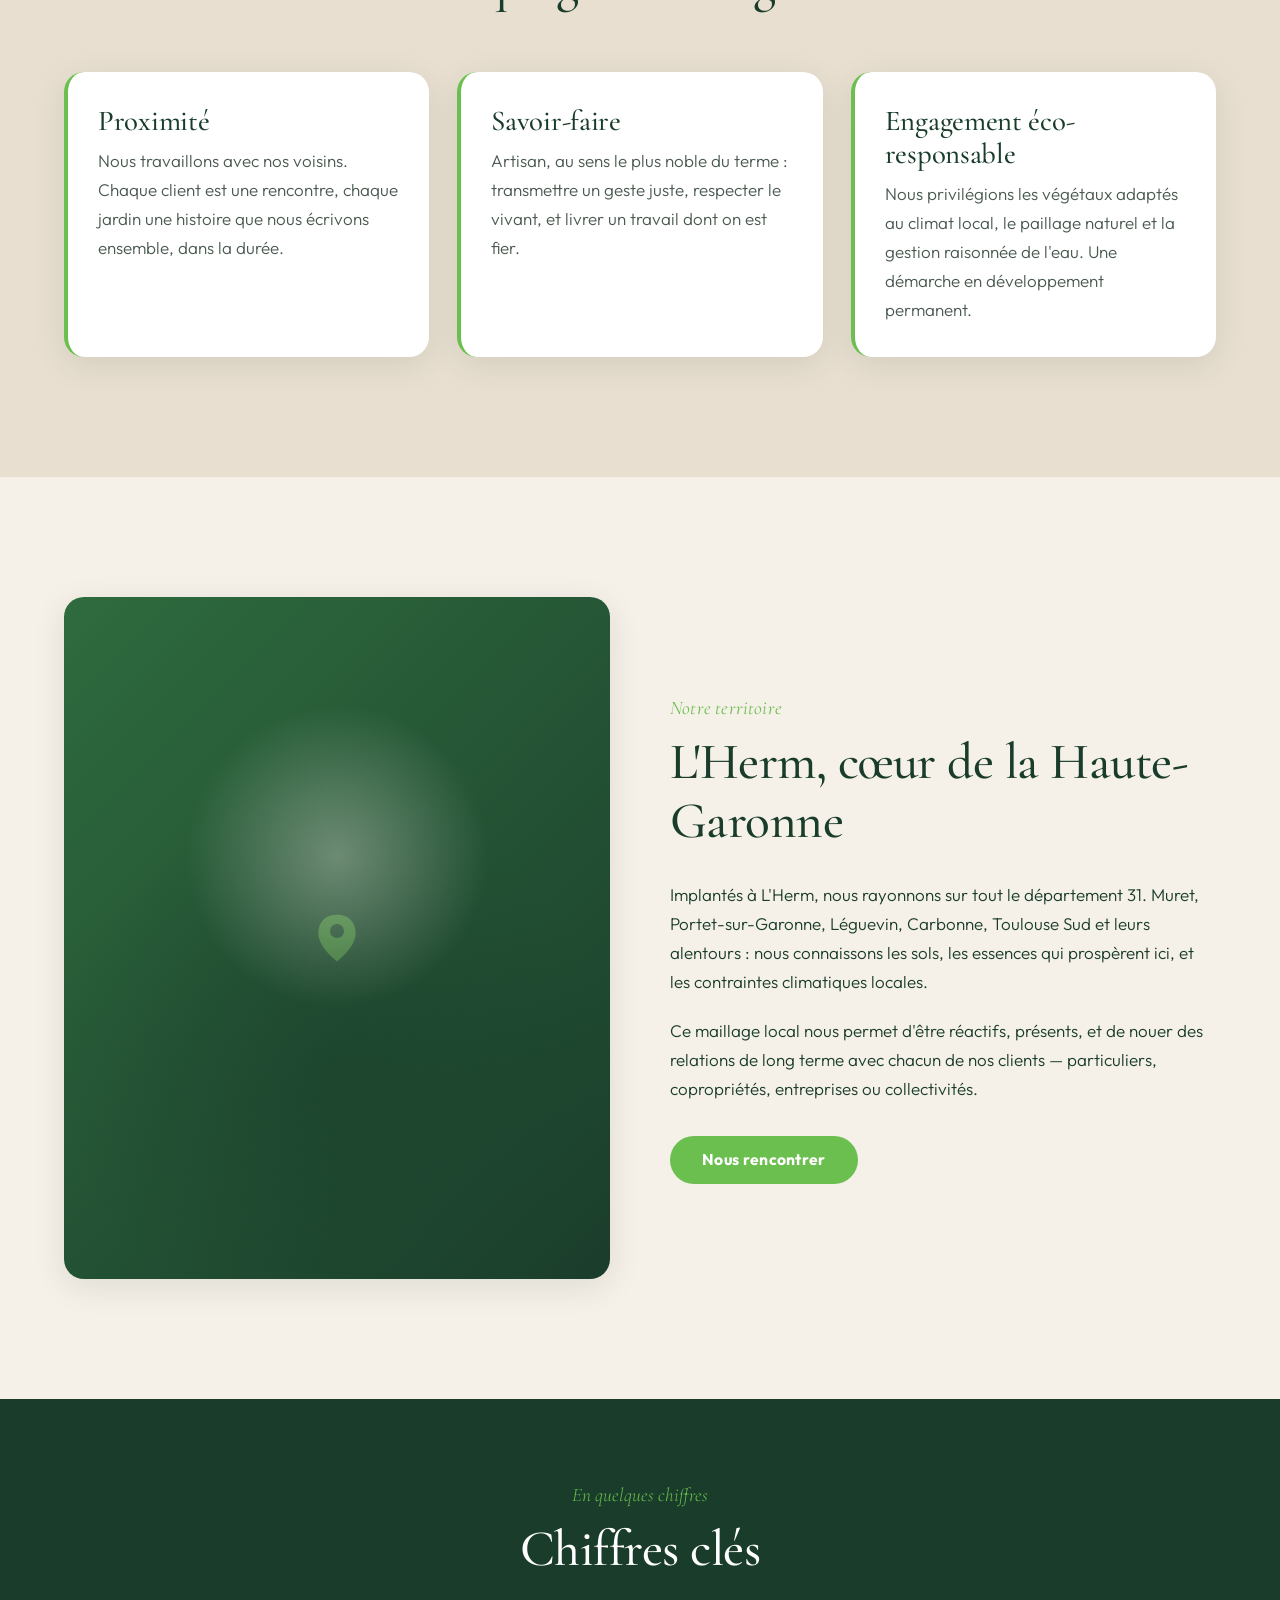
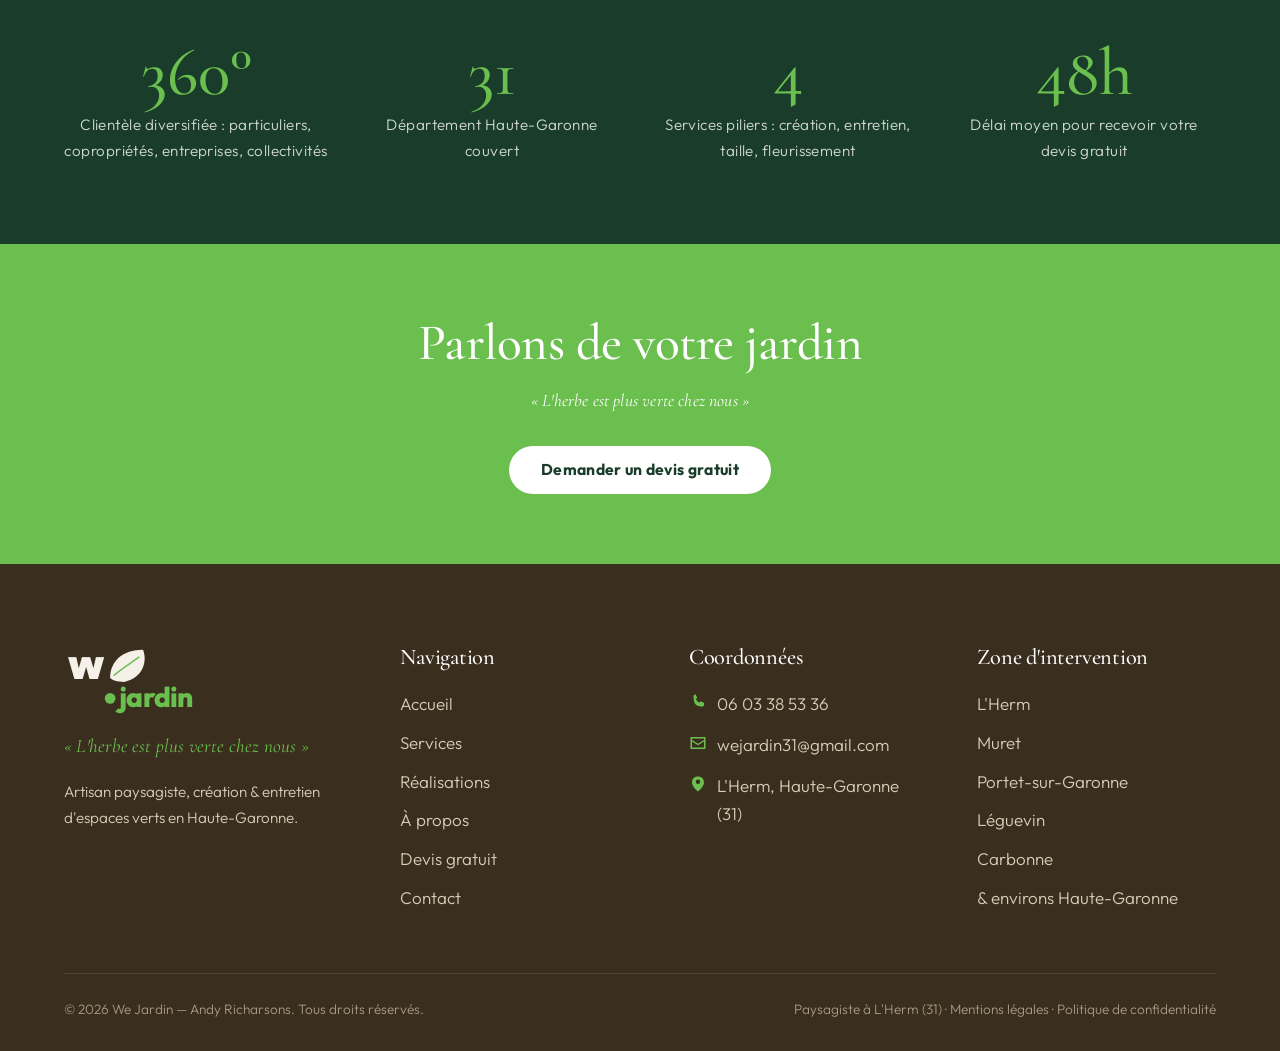
<file: site/a-propos.html>
<!DOCTYPE html>
<html lang="fr">
<head>
<meta charset="UTF-8">
<meta name="viewport" content="width=device-width, initial-scale=1.0">
<title>À propos — Andy Richarsons · We Jardin, paysagiste en Haute-Garonne</title>
<meta name="description" content="Découvrez l'histoire de We Jardin, entreprise artisanale de paysagisme fondée par Andy Richarsons à L'Herm, Haute-Garonne. Nos valeurs, notre territoire, notre engagement éco-responsable.">
<meta name="theme-color" content="#1A3D2B">
<meta property="og:type" content="website">
<meta property="og:title" content="À propos — We Jardin">
<meta property="og:description" content="L'histoire, les valeurs et l'engagement de We Jardin.">

<link rel="preconnect" href="https://fonts.googleapis.com">
<link rel="preconnect" href="https://fonts.gstatic.com" crossorigin>
<link rel="stylesheet" media="print" onload="this.media='all'" href="https://fonts.googleapis.com/css2?family=Cormorant+Garamond:ital,wght@0,400;0,500;0,600;1,400;1,500&family=Outfit:wght@300;400;700;800;900&display=swap">
<noscript><link rel="stylesheet" href="https://fonts.googleapis.com/css2?family=Cormorant+Garamond:ital,wght@0,400;0,500;0,600;1,400;1,500&family=Outfit:wght@300;400;700;800;900&display=swap"></noscript>
<link rel="stylesheet" href="assets/css/style.css">
</head>
<body>

<header class="site-header is-solid" role="banner">
  <div class="container">
    <a href="index.html" class="brand-link" aria-label="We Jardin — accueil">
      <svg viewBox="0 0 340 170" xmlns="http://www.w3.org/2000/svg" role="img" aria-label="We Jardin">
        <text x="10" y="84" font-family="Outfit,system-ui,sans-serif" font-weight="900" font-size="108" fill="#F5F0E8" letter-spacing="-5">w</text>
        <g transform="translate(112 14)">
          <path d="M0 68 C 0 28, 30 0, 80 0 C 92 32, 76 70, 34 78 C 17 78, 5 74, 0 68 Z" fill="#F5F0E8"/>
          <path d="M10 62 C 22 50, 42 38, 70 18" stroke="#6BBF4E" stroke-width="3.5" fill="none" stroke-linecap="round"/>
        </g>
        <circle cx="112" cy="132" r="13" fill="#6BBF4E"/>
        <text x="134" y="154" font-family="Outfit,system-ui,sans-serif" font-weight="800" font-size="68" fill="#6BBF4E" letter-spacing="-2">jardin</text>
      </svg>
    </a>
    <button class="nav-toggle" aria-expanded="false" aria-controls="primary-nav" aria-label="Ouvrir le menu">
      <span></span><span></span><span></span>
    </button>
    <nav class="main-nav" id="primary-nav" aria-label="Navigation principale">
      <ul>
        <li><a href="index.html">Accueil</a></li>
        <li><a href="services.html">Services</a></li>
        <li><a href="realisations.html">Réalisations</a></li>
        <li><a href="a-propos.html" class="is-active">À propos</a></li>
        <li><a href="contact.html">Contact</a></li>
      </ul>
      <a href="devis.html" class="btn btn--primary nav-cta">Devis gratuit</a>
    </nav>
  </div>
</header>

<main>

<section class="page-hero">
  <div class="leaf-pattern" aria-hidden="true"></div>
  <div class="container">
    <span class="eyebrow">Notre histoire</span>
    <h1>Un artisan, un territoire, une passion</h1>
    <p>We Jardin, c'est l'histoire d'Andy Richarsons et de sa conviction : un jardin se cultive comme une relation — avec attention, patience et constance.</p>
  </div>
</section>

<section>
  <div class="container">
    <div class="about-intro">
      <div class="reveal">
        <span class="eyebrow slogan" style="color:var(--vert-vivant); font-size:1.2rem; display:block; margin-bottom:8px;">Le fondateur</span>
        <h2>Andy Richarsons</h2>
        <p>Paysagiste de métier, Andy a grandi au contact de la terre et de ses cycles. Après plusieurs années chez des paysagistes reconnus de la région toulousaine, il a fondé We Jardin avec une idée simple : offrir aux habitants de L'Herm et de la Haute-Garonne un service à taille humaine, où l'on prend le temps du conseil, du travail bien fait, et de la relation durable.</p>
        <p>De la taille d'une haie à la conception d'un jardin complet, il intervient personnellement sur chaque chantier — parce qu'un beau jardin commence par une écoute attentive.</p>
        <p class="slogan" style="font-size:1.6rem; margin-top:24px;">« L'herbe est plus verte chez nous »</p>
      </div>
      <div class="founder-photo reveal reveal-delay-1" aria-hidden="true">
        <svg viewBox="0 0 48 48" fill="currentColor"><path d="M24 4c-3 6-10 9-10 17 0 6 4 10 10 10s10-4 10-10c0-8-7-11-10-17zm-2 32h4v8h-4v-8z"/></svg>
      </div>
    </div>
  </div>
</section>

<!-- Valeurs -->
<section class="values" aria-labelledby="values-title">
  <div class="container">
    <div class="section-head reveal">
      <span class="eyebrow">Nos valeurs</span>
      <h2 id="values-title">Ce qui guide nos gestes</h2>
    </div>
    <div class="grid grid--3">
      <div class="value reveal">
        <h3>Proximité</h3>
        <p>Nous travaillons avec nos voisins. Chaque client est une rencontre, chaque jardin une histoire que nous écrivons ensemble, dans la durée.</p>
      </div>
      <div class="value reveal reveal-delay-1">
        <h3>Savoir-faire</h3>
        <p>Artisan, au sens le plus noble du terme : transmettre un geste juste, respecter le vivant, et livrer un travail dont on est fier.</p>
      </div>
      <div class="value reveal reveal-delay-2">
        <h3>Engagement éco-responsable</h3>
        <p>Nous privilégions les végétaux adaptés au climat local, le paillage naturel et la gestion raisonnée de l'eau. Une démarche en développement permanent.</p>
      </div>
    </div>
  </div>
</section>

<!-- Territoire -->
<section>
  <div class="container">
    <div class="about-intro">
      <div class="founder-photo reveal ph-5" style="background: linear-gradient(135deg, #2E6B3E 0%, #1A3D2B 100%);">
        <svg viewBox="0 0 48 48" fill="currentColor" style="color:#6BBF4E; width:56px; height:56px; position:absolute; top:50%; left:50%; transform:translate(-50%,-50%); opacity:.6;">
          <path d="M24 4C14 4 8 10 8 20c0 12 16 24 16 24s16-12 16-24c0-10-6-16-16-16zm0 20a6 6 0 110-12 6 6 0 010 12z"/>
        </svg>
      </div>
      <div class="reveal reveal-delay-1">
        <span class="eyebrow slogan" style="color:var(--vert-vivant); font-size:1.2rem; display:block; margin-bottom:8px;">Notre territoire</span>
        <h2>L'Herm, cœur de la Haute-Garonne</h2>
        <p>Implantés à L'Herm, nous rayonnons sur tout le département 31. Muret, Portet-sur-Garonne, Léguevin, Carbonne, Toulouse Sud et leurs alentours : nous connaissons les sols, les essences qui prospèrent ici, et les contraintes climatiques locales.</p>
        <p>Ce maillage local nous permet d'être réactifs, présents, et de nouer des relations de long terme avec chacun de nos clients — particuliers, copropriétés, entreprises ou collectivités.</p>
        <a href="contact.html" class="btn btn--primary" style="margin-top:12px;">Nous rencontrer</a>
      </div>
    </div>
  </div>
</section>

<!-- Chiffres clés -->
<section class="stats" aria-labelledby="stats-title">
  <div class="leaf-pattern" aria-hidden="true"></div>
  <div class="container" style="position:relative; z-index:1;">
    <div class="section-head reveal">
      <span class="eyebrow" style="font-family:'Cormorant Garamond',serif; font-style:italic; color:var(--vert-vivant); font-size:1.2rem;">En quelques chiffres</span>
      <h2 id="stats-title" style="color:#fff;">Chiffres clés</h2>
    </div>
    <div class="stats__grid">
      <div class="reveal">
        <div class="stat__num">360°</div>
        <div class="stat__label">Clientèle diversifiée : particuliers, copropriétés, entreprises, collectivités</div>
      </div>
      <div class="reveal reveal-delay-1">
        <div class="stat__num">31</div>
        <div class="stat__label">Département Haute-Garonne couvert</div>
      </div>
      <div class="reveal reveal-delay-2">
        <div class="stat__num">4</div>
        <div class="stat__label">Services piliers : création, entretien, taille, fleurissement</div>
      </div>
      <div class="reveal reveal-delay-3">
        <div class="stat__num">48h</div>
        <div class="stat__label">Délai moyen pour recevoir votre devis gratuit</div>
      </div>
    </div>
  </div>
</section>

</main>

<section class="cta-band">
  <div class="container">
    <h2>Parlons de votre jardin</h2>
    <p class="slogan" style="color:#fff;">« L'herbe est plus verte chez nous »</p>
    <a href="devis.html" class="btn btn--light">Demander un devis gratuit</a>
  </div>
</section>

<footer class="site-footer" role="contentinfo">
  <div class="container">
    <div class="footer-grid">
      <div class="footer-brand">
        <svg viewBox="0 0 340 170" xmlns="http://www.w3.org/2000/svg" role="img" aria-label="We Jardin" style="height:70px;">
          <text x="10" y="84" font-family="Outfit,system-ui,sans-serif" font-weight="900" font-size="108" fill="#F5F0E8" letter-spacing="-5">w</text>
          <g transform="translate(112 14)">
            <path d="M0 68 C 0 28, 30 0, 80 0 C 92 32, 76 70, 34 78 C 17 78, 5 74, 0 68 Z" fill="#F5F0E8"/>
            <path d="M10 62 C 22 50, 42 38, 70 18" stroke="#6BBF4E" stroke-width="3.5" fill="none" stroke-linecap="round"/>
          </g>
          <circle cx="112" cy="132" r="13" fill="#6BBF4E"/>
          <text x="134" y="154" font-family="Outfit,system-ui,sans-serif" font-weight="800" font-size="68" fill="#6BBF4E" letter-spacing="-2">jardin</text>
        </svg>
        <span class="slogan">« L'herbe est plus verte chez nous »</span>
        <p style="margin-top:16px; font-size:.95rem;">Artisan paysagiste, création &amp; entretien d'espaces verts en Haute-Garonne.</p>
      </div>
      <div class="footer-col">
        <h4>Navigation</h4>
        <ul>
          <li><a href="index.html">Accueil</a></li>
          <li><a href="services.html">Services</a></li>
          <li><a href="realisations.html">Réalisations</a></li>
          <li><a href="a-propos.html">À propos</a></li>
          <li><a href="devis.html">Devis gratuit</a></li>
          <li><a href="contact.html">Contact</a></li>
        </ul>
      </div>
      <div class="footer-col">
        <h4>Coordonnées</h4>
        <div class="footer-contact-row">
          <svg width="18" height="18" viewBox="0 0 24 24" fill="currentColor"><path d="M6 2h3l2 5-2 1c1 2 3 4 5 5l1-2 5 2v3c0 1-1 2-2 2C9 18 6 15 6 4c0-1 1-2 2-2z"/></svg>
          <a href="tel:+33603385336">06 03 38 53 36</a>
        </div>
        <div class="footer-contact-row">
          <svg width="18" height="18" viewBox="0 0 24 24" fill="currentColor"><path d="M2 4h20v16H2V4zm2 2v2l8 5 8-5V6H4zm0 4v8h16v-8l-8 5L4 10z"/></svg>
          <a href="mailto:wejardin31@gmail.com">wejardin31@gmail.com</a>
        </div>
        <div class="footer-contact-row">
          <svg width="18" height="18" viewBox="0 0 24 24" fill="currentColor"><path d="M12 2C7 2 4 5 4 10c0 6 8 12 8 12s8-6 8-12c0-5-3-8-8-8zm0 10a3 3 0 110-6 3 3 0 010 6z"/></svg>
          <span>L'Herm, Haute-Garonne (31)</span>
        </div>
      </div>
      <div class="footer-col">
        <h4>Zone d'intervention</h4>
        <ul>
          <li>L'Herm</li><li>Muret</li><li>Portet-sur-Garonne</li>
          <li>Léguevin</li><li>Carbonne</li><li>&amp; environs Haute-Garonne</li>
        </ul>
      </div>
    </div>
    <div class="footer-bottom">
      <div>© <span id="current-year">2026</span> We Jardin — Andy Richarsons. Tous droits réservés.</div>
      <div>Paysagiste à L'Herm (31) · Mentions légales · Politique de confidentialité</div>
    </div>
  </div>
</footer>

<script src="assets/js/main.js" defer></script>
</body>
</html>
</file>
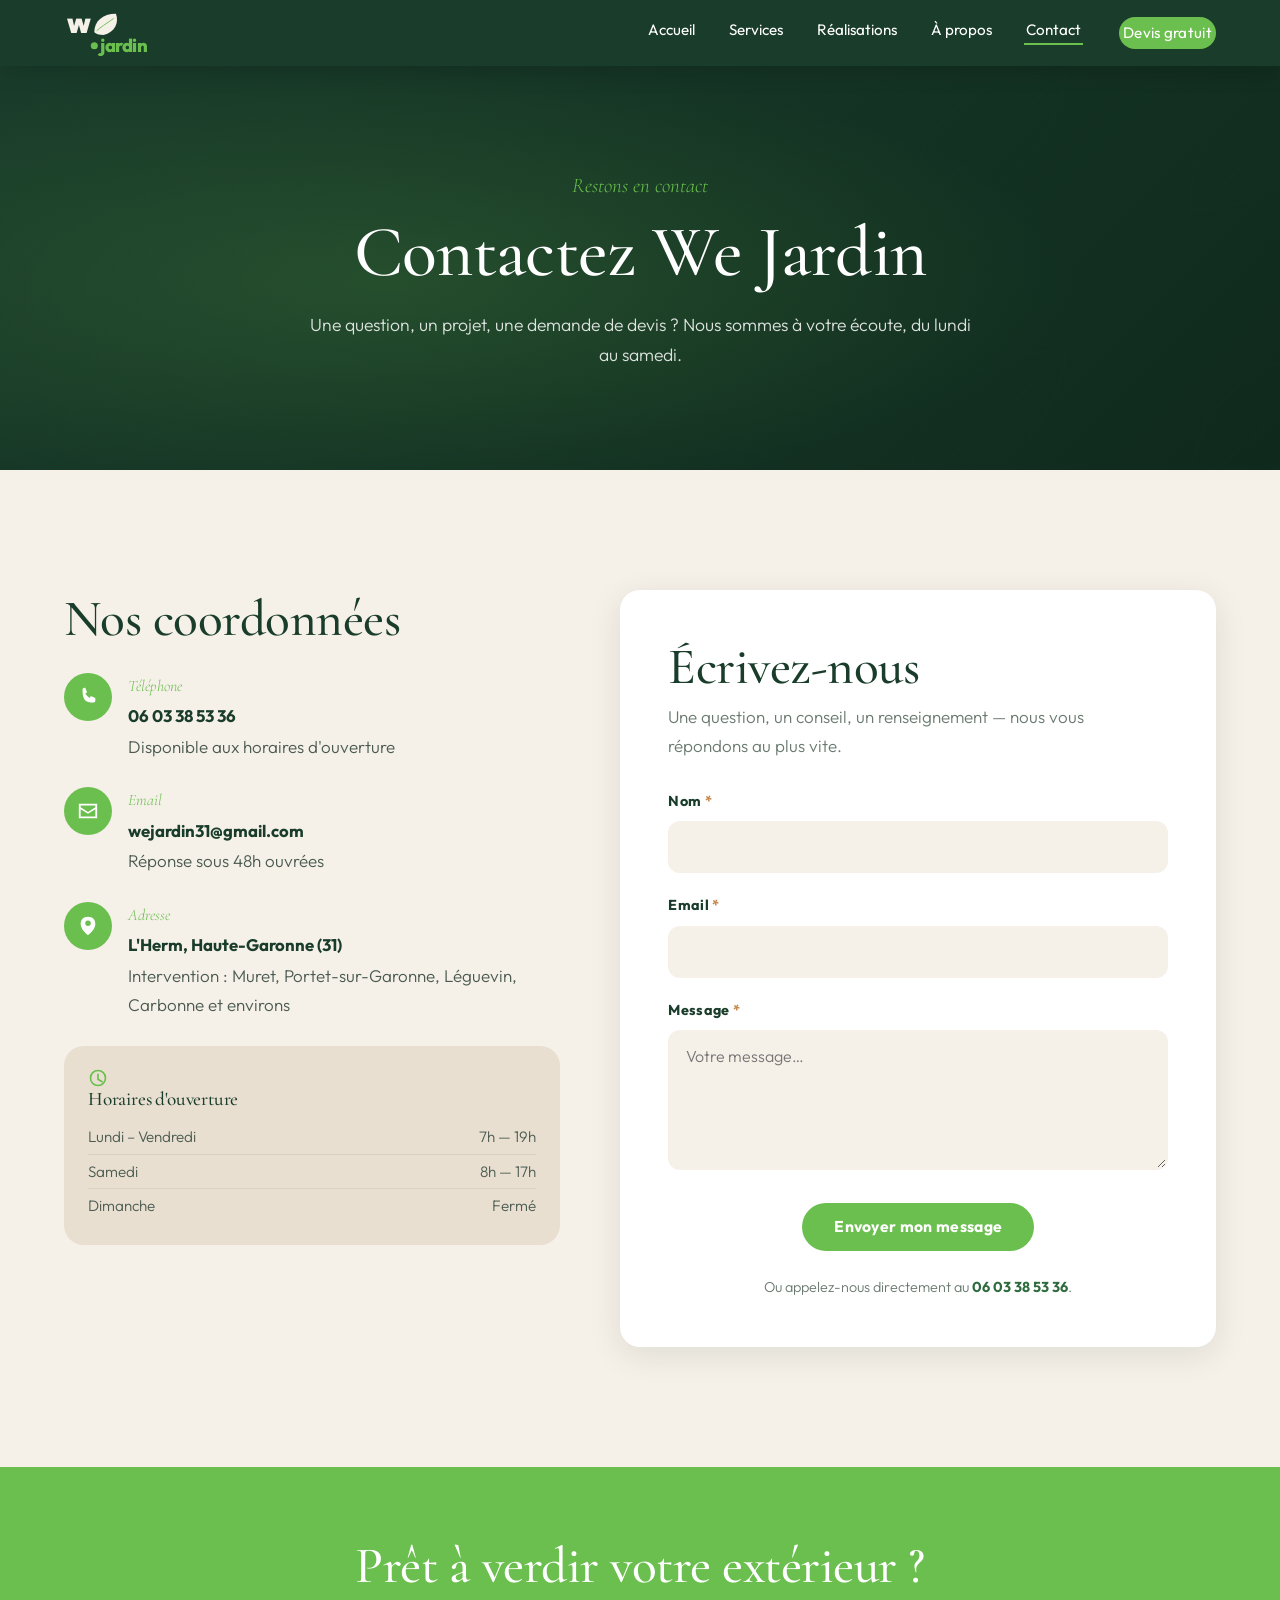
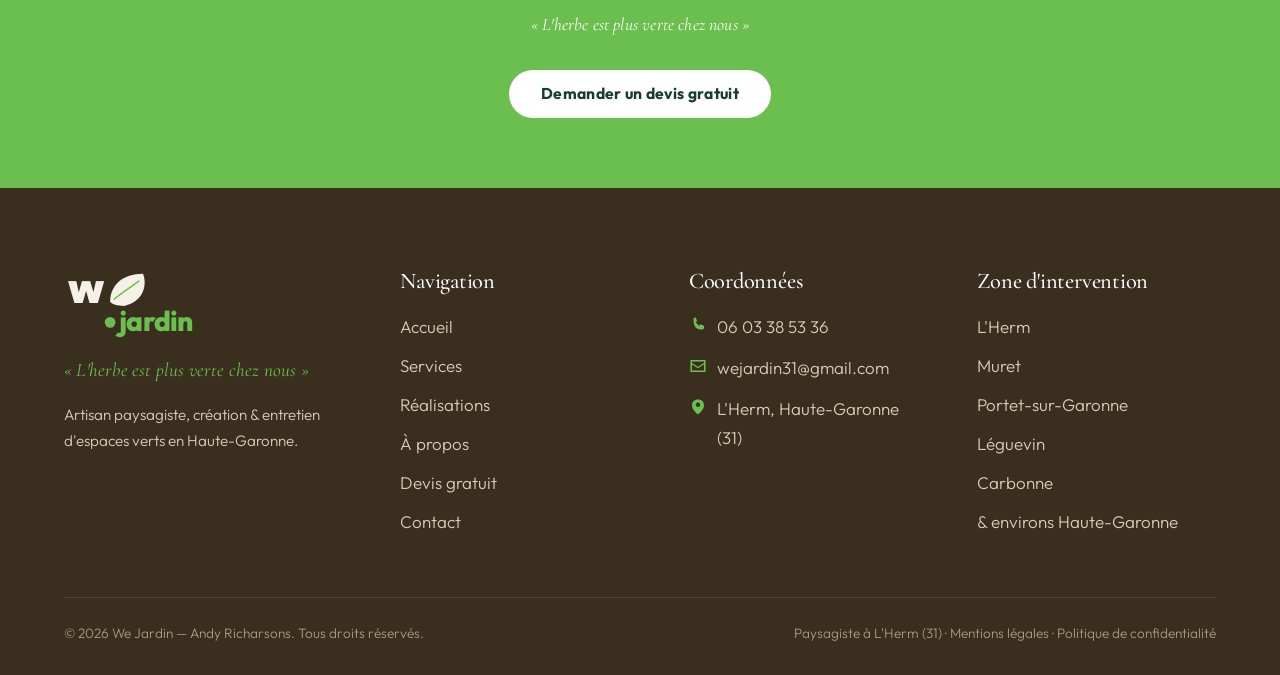
<file: site/contact.html>
<!DOCTYPE html>
<html lang="fr">
<head>
<meta charset="UTF-8">
<meta name="viewport" content="width=device-width, initial-scale=1.0">
<title>Contact — We Jardin · Paysagiste à L'Herm (31)</title>
<meta name="description" content="Contactez We Jardin : téléphone 06 03 38 53 36, email wejardin31@gmail.com. Paysagiste à L'Herm, intervention sur Muret, Portet-sur-Garonne, Léguevin, Carbonne et toute la Haute-Garonne.">
<meta name="theme-color" content="#1A3D2B">
<meta property="og:type" content="website">
<meta property="og:title" content="Contact — We Jardin">
<meta property="og:description" content="Coordonnées, horaires et formulaire de contact We Jardin.">

<link rel="preconnect" href="https://fonts.googleapis.com">
<link rel="preconnect" href="https://fonts.gstatic.com" crossorigin>
<link rel="stylesheet" media="print" onload="this.media='all'" href="https://fonts.googleapis.com/css2?family=Cormorant+Garamond:ital,wght@0,400;0,500;0,600;1,400;1,500&family=Outfit:wght@300;400;700;800;900&display=swap">
<noscript><link rel="stylesheet" href="https://fonts.googleapis.com/css2?family=Cormorant+Garamond:ital,wght@0,400;0,500;0,600;1,400;1,500&family=Outfit:wght@300;400;700;800;900&display=swap"></noscript>
<link rel="stylesheet" href="assets/css/style.css">
</head>
<body>

<header class="site-header is-solid" role="banner">
  <div class="container">
    <a href="index.html" class="brand-link" aria-label="We Jardin — accueil">
      <svg viewBox="0 0 340 170" xmlns="http://www.w3.org/2000/svg" role="img" aria-label="We Jardin">
        <text x="10" y="84" font-family="Outfit,system-ui,sans-serif" font-weight="900" font-size="108" fill="#F5F0E8" letter-spacing="-5">w</text>
        <g transform="translate(112 14)">
          <path d="M0 68 C 0 28, 30 0, 80 0 C 92 32, 76 70, 34 78 C 17 78, 5 74, 0 68 Z" fill="#F5F0E8"/>
          <path d="M10 62 C 22 50, 42 38, 70 18" stroke="#6BBF4E" stroke-width="3.5" fill="none" stroke-linecap="round"/>
        </g>
        <circle cx="112" cy="132" r="13" fill="#6BBF4E"/>
        <text x="134" y="154" font-family="Outfit,system-ui,sans-serif" font-weight="800" font-size="68" fill="#6BBF4E" letter-spacing="-2">jardin</text>
      </svg>
    </a>
    <button class="nav-toggle" aria-expanded="false" aria-controls="primary-nav" aria-label="Ouvrir le menu">
      <span></span><span></span><span></span>
    </button>
    <nav class="main-nav" id="primary-nav" aria-label="Navigation principale">
      <ul>
        <li><a href="index.html">Accueil</a></li>
        <li><a href="services.html">Services</a></li>
        <li><a href="realisations.html">Réalisations</a></li>
        <li><a href="a-propos.html">À propos</a></li>
        <li><a href="contact.html" class="is-active">Contact</a></li>
      </ul>
      <a href="devis.html" class="btn btn--primary nav-cta">Devis gratuit</a>
    </nav>
  </div>
</header>

<main>

<section class="page-hero">
  <div class="leaf-pattern" aria-hidden="true"></div>
  <div class="container">
    <span class="eyebrow">Restons en contact</span>
    <h1>Contactez We Jardin</h1>
    <p>Une question, un projet, une demande de devis ? Nous sommes à votre écoute, du lundi au samedi.</p>
  </div>
</section>

<section>
  <div class="container">
    <div class="contact-wrap">

      <div class="contact-info reveal">
        <h2>Nos coordonnées</h2>

        <div class="contact-info-item">
          <div class="contact-info-item__icon" aria-hidden="true">
            <svg viewBox="0 0 24 24" fill="currentColor"><path d="M6 2h3l2 5-2 1c1 2 3 4 5 5l1-2 5 2v3c0 1-1 2-2 2C9 18 6 15 6 4c0-1 1-2 2-2z"/></svg>
          </div>
          <div>
            <span class="contact-info-item__label">Téléphone</span>
            <strong><a href="tel:+33603385336">06 03 38 53 36</a></strong>
            <p>Disponible aux horaires d'ouverture</p>
          </div>
        </div>

        <div class="contact-info-item">
          <div class="contact-info-item__icon" aria-hidden="true">
            <svg viewBox="0 0 24 24" fill="currentColor"><path d="M2 4h20v16H2V4zm2 2v2l8 5 8-5V6H4zm0 4v8h16v-8l-8 5L4 10z"/></svg>
          </div>
          <div>
            <span class="contact-info-item__label">Email</span>
            <strong><a href="mailto:wejardin31@gmail.com">wejardin31@gmail.com</a></strong>
            <p>Réponse sous 48h ouvrées</p>
          </div>
        </div>

        <div class="contact-info-item">
          <div class="contact-info-item__icon" aria-hidden="true">
            <svg viewBox="0 0 24 24" fill="currentColor"><path d="M12 2C7 2 4 5 4 10c0 6 8 12 8 12s8-6 8-12c0-5-3-8-8-8zm0 10a3 3 0 110-6 3 3 0 010 6z"/></svg>
          </div>
          <div>
            <span class="contact-info-item__label">Adresse</span>
            <strong>L'Herm, Haute-Garonne (31)</strong>
            <p>Intervention : Muret, Portet-sur-Garonne, Léguevin, Carbonne et environs</p>
          </div>
        </div>

        <div class="hours">
          <h4>
            <svg width="20" height="20" viewBox="0 0 24 24" fill="currentColor" style="vertical-align:-4px; color:var(--vert-vivant); margin-right:6px;"><path d="M12 2a10 10 0 100 20 10 10 0 000-20zm0 18a8 8 0 110-16 8 8 0 010 16zm-1-13h2v6l5 3-1 1.7L11 14V7z"/></svg>
            Horaires d'ouverture
          </h4>
          <div><span>Lundi – Vendredi</span><span>7h — 19h</span></div>
          <div><span>Samedi</span><span>8h — 17h</span></div>
          <div><span>Dimanche</span><span>Fermé</span></div>
        </div>
      </div>

      <div class="reveal reveal-delay-1">
        <div id="contact-success" class="form-success">
          <svg width="24" height="24" viewBox="0 0 24 24" fill="currentColor" style="vertical-align:-6px; margin-right:8px;"><path d="M20 6L9 17l-5-5 1.5-1.5L9 14l9.5-9.5L20 6z"/></svg>
          Merci ! Votre message a bien été envoyé.
        </div>

        <form id="contact-form" class="form" style="max-width:none;" novalidate>
          <h2 style="margin-bottom:6px;">Écrivez-nous</h2>
          <p style="color:#6a7a70; margin-bottom:28px;">Une question, un conseil, un renseignement — nous vous répondons au plus vite.</p>

          <div class="form-group">
            <label for="c-nom">Nom <span class="req">*</span></label>
            <input type="text" id="c-nom" name="nom" required autocomplete="name">
          </div>

          <div class="form-group">
            <label for="c-email">Email <span class="req">*</span></label>
            <input type="email" id="c-email" name="email" required autocomplete="email">
          </div>

          <div class="form-group">
            <label for="c-message">Message <span class="req">*</span></label>
            <textarea id="c-message" name="message" required placeholder="Votre message…"></textarea>
          </div>

          <div style="text-align:center; margin-top:24px;">
            <button type="submit" class="btn btn--primary">Envoyer mon message</button>
          </div>

          <div class="form-note">
            Ou appelez-nous directement au <a href="tel:+33603385336" style="color:var(--vert-nature); font-weight:700;">06 03 38 53 36</a>.
          </div>
        </form>
      </div>

    </div>
  </div>
</section>

</main>

<section class="cta-band">
  <div class="container">
    <h2>Prêt à verdir votre extérieur ?</h2>
    <p class="slogan" style="color:#fff;">« L'herbe est plus verte chez nous »</p>
    <a href="devis.html" class="btn btn--light">Demander un devis gratuit</a>
  </div>
</section>

<footer class="site-footer" role="contentinfo">
  <div class="container">
    <div class="footer-grid">
      <div class="footer-brand">
        <svg viewBox="0 0 340 170" xmlns="http://www.w3.org/2000/svg" role="img" aria-label="We Jardin" style="height:70px;">
          <text x="10" y="84" font-family="Outfit,system-ui,sans-serif" font-weight="900" font-size="108" fill="#F5F0E8" letter-spacing="-5">w</text>
          <g transform="translate(112 14)">
            <path d="M0 68 C 0 28, 30 0, 80 0 C 92 32, 76 70, 34 78 C 17 78, 5 74, 0 68 Z" fill="#F5F0E8"/>
            <path d="M10 62 C 22 50, 42 38, 70 18" stroke="#6BBF4E" stroke-width="3.5" fill="none" stroke-linecap="round"/>
          </g>
          <circle cx="112" cy="132" r="13" fill="#6BBF4E"/>
          <text x="134" y="154" font-family="Outfit,system-ui,sans-serif" font-weight="800" font-size="68" fill="#6BBF4E" letter-spacing="-2">jardin</text>
        </svg>
        <span class="slogan">« L'herbe est plus verte chez nous »</span>
        <p style="margin-top:16px; font-size:.95rem;">Artisan paysagiste, création &amp; entretien d'espaces verts en Haute-Garonne.</p>
      </div>
      <div class="footer-col">
        <h4>Navigation</h4>
        <ul>
          <li><a href="index.html">Accueil</a></li>
          <li><a href="services.html">Services</a></li>
          <li><a href="realisations.html">Réalisations</a></li>
          <li><a href="a-propos.html">À propos</a></li>
          <li><a href="devis.html">Devis gratuit</a></li>
          <li><a href="contact.html">Contact</a></li>
        </ul>
      </div>
      <div class="footer-col">
        <h4>Coordonnées</h4>
        <div class="footer-contact-row">
          <svg width="18" height="18" viewBox="0 0 24 24" fill="currentColor"><path d="M6 2h3l2 5-2 1c1 2 3 4 5 5l1-2 5 2v3c0 1-1 2-2 2C9 18 6 15 6 4c0-1 1-2 2-2z"/></svg>
          <a href="tel:+33603385336">06 03 38 53 36</a>
        </div>
        <div class="footer-contact-row">
          <svg width="18" height="18" viewBox="0 0 24 24" fill="currentColor"><path d="M2 4h20v16H2V4zm2 2v2l8 5 8-5V6H4zm0 4v8h16v-8l-8 5L4 10z"/></svg>
          <a href="mailto:wejardin31@gmail.com">wejardin31@gmail.com</a>
        </div>
        <div class="footer-contact-row">
          <svg width="18" height="18" viewBox="0 0 24 24" fill="currentColor"><path d="M12 2C7 2 4 5 4 10c0 6 8 12 8 12s8-6 8-12c0-5-3-8-8-8zm0 10a3 3 0 110-6 3 3 0 010 6z"/></svg>
          <span>L'Herm, Haute-Garonne (31)</span>
        </div>
      </div>
      <div class="footer-col">
        <h4>Zone d'intervention</h4>
        <ul>
          <li>L'Herm</li><li>Muret</li><li>Portet-sur-Garonne</li>
          <li>Léguevin</li><li>Carbonne</li><li>&amp; environs Haute-Garonne</li>
        </ul>
      </div>
    </div>
    <div class="footer-bottom">
      <div>© <span id="current-year">2026</span> We Jardin — Andy Richarsons. Tous droits réservés.</div>
      <div>Paysagiste à L'Herm (31) · Mentions légales · Politique de confidentialité</div>
    </div>
  </div>
</footer>

<script src="assets/js/main.js" defer></script>
</body>
</html>
</file>
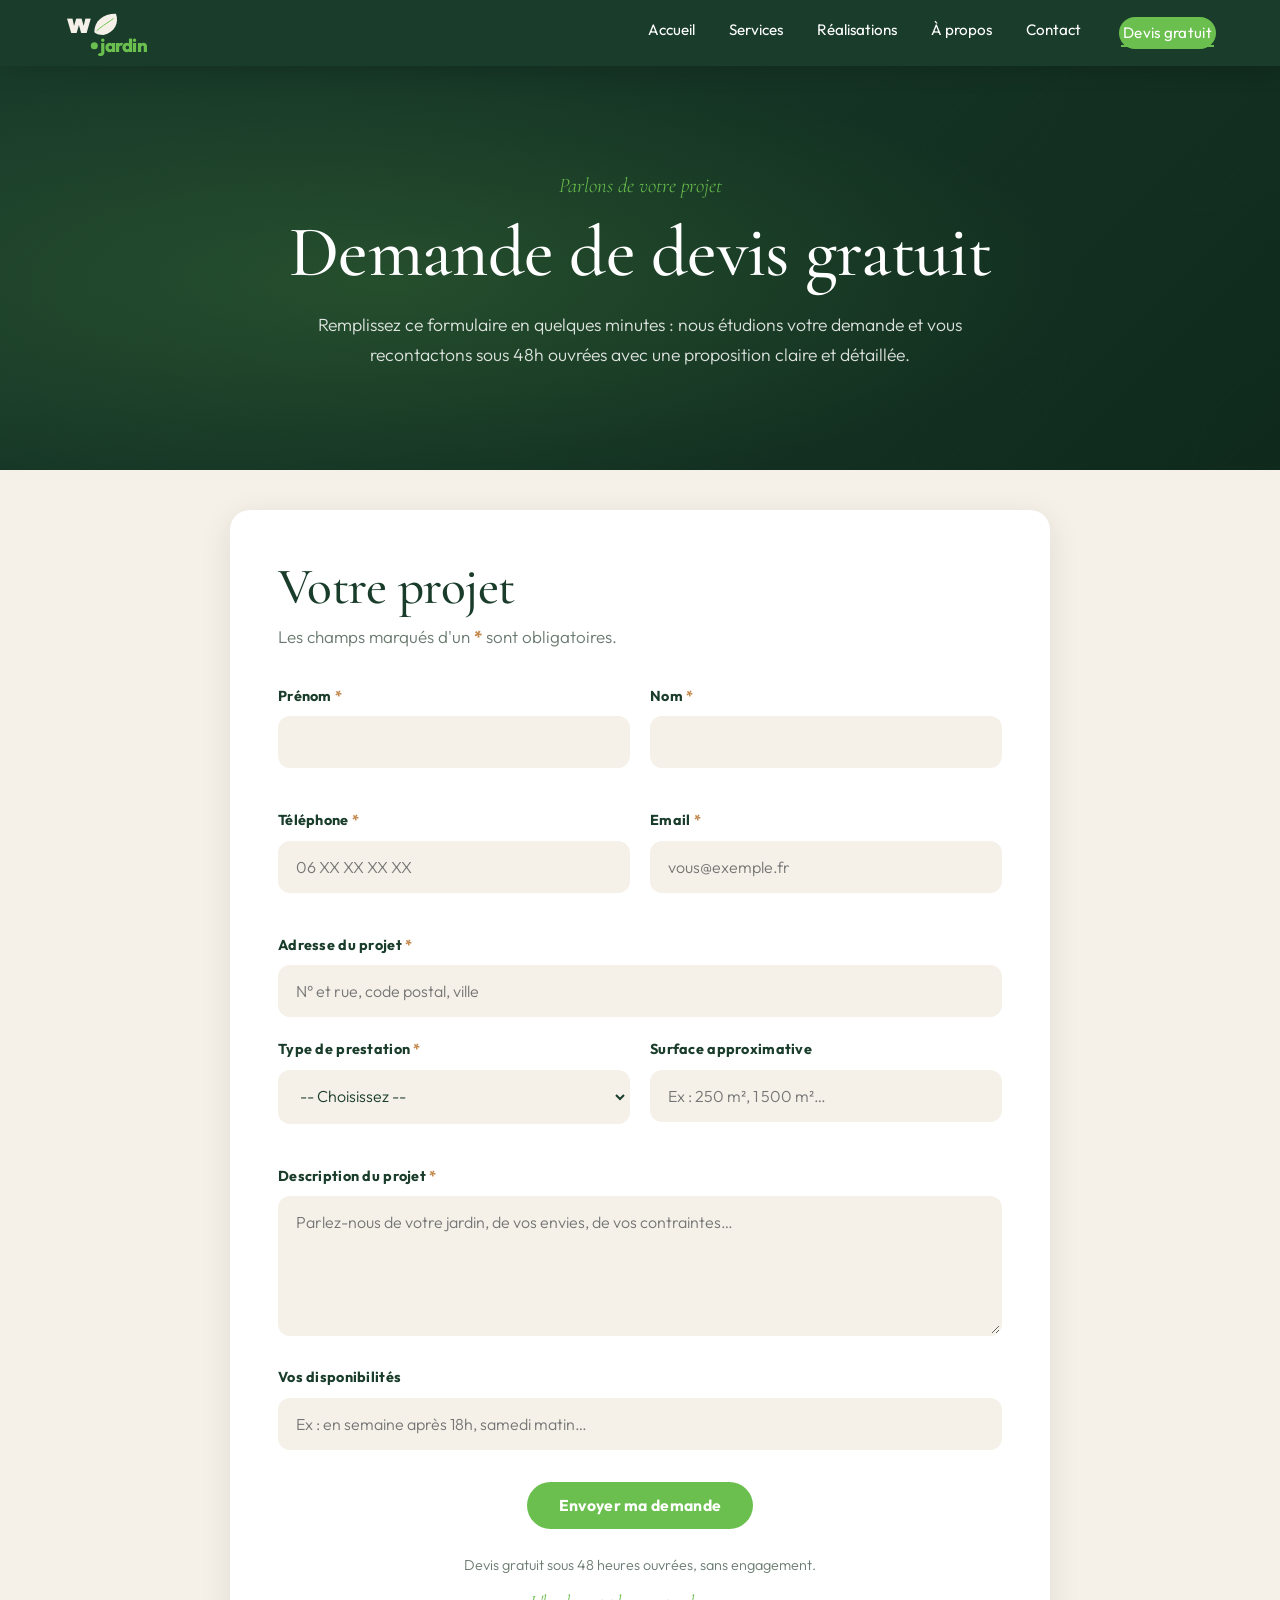
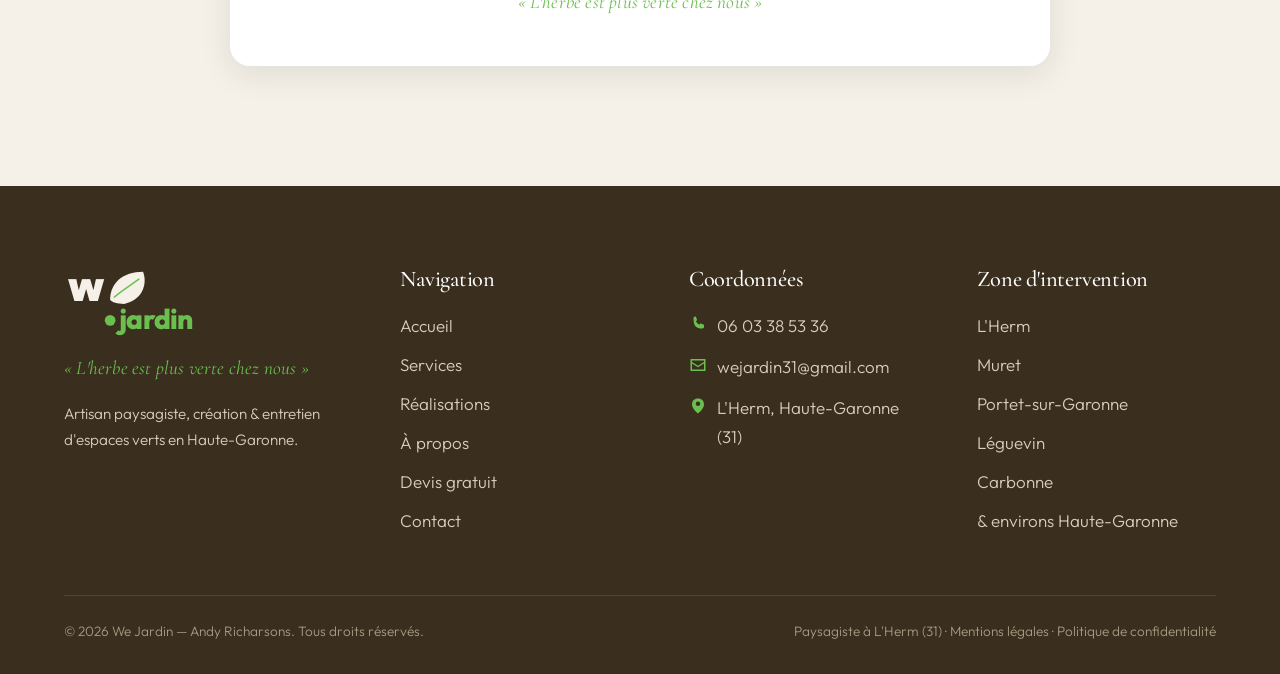
<file: site/devis.html>
<!DOCTYPE html>
<html lang="fr">
<head>
<meta charset="UTF-8">
<meta name="viewport" content="width=device-width, initial-scale=1.0">
<title>Devis gratuit — We Jardin · Paysagiste à L'Herm (31)</title>
<meta name="description" content="Demandez votre devis paysagiste gratuit à We Jardin. Réponse sous 48h pour vos projets de création, entretien, taille ou aménagement en Haute-Garonne.">
<meta name="theme-color" content="#1A3D2B">
<meta property="og:type" content="website">
<meta property="og:title" content="Devis gratuit — We Jardin">
<meta property="og:description" content="Votre devis paysagiste gratuit sous 48h en Haute-Garonne.">

<link rel="preconnect" href="https://fonts.googleapis.com">
<link rel="preconnect" href="https://fonts.gstatic.com" crossorigin>
<link rel="stylesheet" media="print" onload="this.media='all'" href="https://fonts.googleapis.com/css2?family=Cormorant+Garamond:ital,wght@0,400;0,500;0,600;1,400;1,500&family=Outfit:wght@300;400;700;800;900&display=swap">
<noscript><link rel="stylesheet" href="https://fonts.googleapis.com/css2?family=Cormorant+Garamond:ital,wght@0,400;0,500;0,600;1,400;1,500&family=Outfit:wght@300;400;700;800;900&display=swap"></noscript>
<link rel="stylesheet" href="assets/css/style.css">
</head>
<body>

<header class="site-header is-solid" role="banner">
  <div class="container">
    <a href="index.html" class="brand-link" aria-label="We Jardin — accueil">
      <svg viewBox="0 0 340 170" xmlns="http://www.w3.org/2000/svg" role="img" aria-label="We Jardin">
        <text x="10" y="84" font-family="Outfit,system-ui,sans-serif" font-weight="900" font-size="108" fill="#F5F0E8" letter-spacing="-5">w</text>
        <g transform="translate(112 14)">
          <path d="M0 68 C 0 28, 30 0, 80 0 C 92 32, 76 70, 34 78 C 17 78, 5 74, 0 68 Z" fill="#F5F0E8"/>
          <path d="M10 62 C 22 50, 42 38, 70 18" stroke="#6BBF4E" stroke-width="3.5" fill="none" stroke-linecap="round"/>
        </g>
        <circle cx="112" cy="132" r="13" fill="#6BBF4E"/>
        <text x="134" y="154" font-family="Outfit,system-ui,sans-serif" font-weight="800" font-size="68" fill="#6BBF4E" letter-spacing="-2">jardin</text>
      </svg>
    </a>
    <button class="nav-toggle" aria-expanded="false" aria-controls="primary-nav" aria-label="Ouvrir le menu">
      <span></span><span></span><span></span>
    </button>
    <nav class="main-nav" id="primary-nav" aria-label="Navigation principale">
      <ul>
        <li><a href="index.html">Accueil</a></li>
        <li><a href="services.html">Services</a></li>
        <li><a href="realisations.html">Réalisations</a></li>
        <li><a href="a-propos.html">À propos</a></li>
        <li><a href="contact.html">Contact</a></li>
      </ul>
      <a href="devis.html" class="btn btn--primary nav-cta is-active">Devis gratuit</a>
    </nav>
  </div>
</header>

<main>

<section class="page-hero">
  <div class="leaf-pattern" aria-hidden="true"></div>
  <div class="container">
    <span class="eyebrow">Parlons de votre projet</span>
    <h1>Demande de devis gratuit</h1>
    <p>Remplissez ce formulaire en quelques minutes : nous étudions votre demande et vous recontactons sous 48h ouvrées avec une proposition claire et détaillée.</p>
  </div>
</section>

<section style="padding-top:40px;">
  <div class="container">

    <div id="devis-success" class="form-success reveal">
      <svg width="24" height="24" viewBox="0 0 24 24" fill="currentColor" style="vertical-align:-6px; margin-right:8px;"><path d="M20 6L9 17l-5-5 1.5-1.5L9 14l9.5-9.5L20 6z"/></svg>
      Merci ! Votre demande a bien été envoyée. Nous vous recontactons sous 48h.
    </div>

    <form id="devis-form" class="form reveal" novalidate>

      <h2 style="margin-bottom:6px;">Votre projet</h2>
      <p style="color:#6a7a70; margin-bottom:32px;">Les champs marqués d'un <span style="color:var(--terre-cuite); font-weight:700;">*</span> sont obligatoires.</p>

      <div class="form-row">
        <div class="form-group">
          <label for="prenom">Prénom <span class="req">*</span></label>
          <input type="text" id="prenom" name="prenom" required autocomplete="given-name">
        </div>
        <div class="form-group">
          <label for="nom">Nom <span class="req">*</span></label>
          <input type="text" id="nom" name="nom" required autocomplete="family-name">
        </div>
      </div>

      <div class="form-row">
        <div class="form-group">
          <label for="telephone">Téléphone <span class="req">*</span></label>
          <input type="tel" id="telephone" name="telephone" required autocomplete="tel" placeholder="06 XX XX XX XX">
        </div>
        <div class="form-group">
          <label for="email">Email <span class="req">*</span></label>
          <input type="email" id="email" name="email" required autocomplete="email" placeholder="vous@exemple.fr">
        </div>
      </div>

      <div class="form-group">
        <label for="adresse">Adresse du projet <span class="req">*</span></label>
        <input type="text" id="adresse" name="adresse" required autocomplete="street-address" placeholder="N° et rue, code postal, ville">
      </div>

      <div class="form-row">
        <div class="form-group">
          <label for="prestation">Type de prestation <span class="req">*</span></label>
          <select id="prestation" name="prestation" required>
            <option value="">-- Choisissez --</option>
            <option value="creation">Création &amp; aménagement</option>
            <option value="entretien">Entretien régulier (contrat)</option>
            <option value="taille-tonte">Taille &amp; tonte</option>
            <option value="plantation">Plantation &amp; fleurissement</option>
            <option value="terrasse">Terrasse / allée</option>
            <option value="autre">Autre</option>
          </select>
        </div>
        <div class="form-group">
          <label for="surface">Surface approximative</label>
          <input type="text" id="surface" name="surface" placeholder="Ex : 250 m², 1 500 m²…">
        </div>
      </div>

      <div class="form-group">
        <label for="description">Description du projet <span class="req">*</span></label>
        <textarea id="description" name="description" required placeholder="Parlez-nous de votre jardin, de vos envies, de vos contraintes…"></textarea>
      </div>

      <div class="form-group">
        <label for="disponibilite">Vos disponibilités</label>
        <input type="text" id="disponibilite" name="disponibilite" placeholder="Ex : en semaine après 18h, samedi matin…">
      </div>

      <div style="text-align:center; margin-top:32px;">
        <button type="submit" class="btn btn--primary">Envoyer ma demande</button>
      </div>

      <div class="form-note">
        Devis gratuit sous 48 heures ouvrées, sans engagement.
        <span class="slogan">« L'herbe est plus verte chez nous »</span>
      </div>

    </form>

  </div>
</section>

</main>

<footer class="site-footer" role="contentinfo">
  <div class="container">
    <div class="footer-grid">
      <div class="footer-brand">
        <svg viewBox="0 0 340 170" xmlns="http://www.w3.org/2000/svg" role="img" aria-label="We Jardin" style="height:70px;">
          <text x="10" y="84" font-family="Outfit,system-ui,sans-serif" font-weight="900" font-size="108" fill="#F5F0E8" letter-spacing="-5">w</text>
          <g transform="translate(112 14)">
            <path d="M0 68 C 0 28, 30 0, 80 0 C 92 32, 76 70, 34 78 C 17 78, 5 74, 0 68 Z" fill="#F5F0E8"/>
            <path d="M10 62 C 22 50, 42 38, 70 18" stroke="#6BBF4E" stroke-width="3.5" fill="none" stroke-linecap="round"/>
          </g>
          <circle cx="112" cy="132" r="13" fill="#6BBF4E"/>
          <text x="134" y="154" font-family="Outfit,system-ui,sans-serif" font-weight="800" font-size="68" fill="#6BBF4E" letter-spacing="-2">jardin</text>
        </svg>
        <span class="slogan">« L'herbe est plus verte chez nous »</span>
        <p style="margin-top:16px; font-size:.95rem;">Artisan paysagiste, création &amp; entretien d'espaces verts en Haute-Garonne.</p>
      </div>
      <div class="footer-col">
        <h4>Navigation</h4>
        <ul>
          <li><a href="index.html">Accueil</a></li>
          <li><a href="services.html">Services</a></li>
          <li><a href="realisations.html">Réalisations</a></li>
          <li><a href="a-propos.html">À propos</a></li>
          <li><a href="devis.html">Devis gratuit</a></li>
          <li><a href="contact.html">Contact</a></li>
        </ul>
      </div>
      <div class="footer-col">
        <h4>Coordonnées</h4>
        <div class="footer-contact-row">
          <svg width="18" height="18" viewBox="0 0 24 24" fill="currentColor"><path d="M6 2h3l2 5-2 1c1 2 3 4 5 5l1-2 5 2v3c0 1-1 2-2 2C9 18 6 15 6 4c0-1 1-2 2-2z"/></svg>
          <a href="tel:+33603385336">06 03 38 53 36</a>
        </div>
        <div class="footer-contact-row">
          <svg width="18" height="18" viewBox="0 0 24 24" fill="currentColor"><path d="M2 4h20v16H2V4zm2 2v2l8 5 8-5V6H4zm0 4v8h16v-8l-8 5L4 10z"/></svg>
          <a href="mailto:wejardin31@gmail.com">wejardin31@gmail.com</a>
        </div>
        <div class="footer-contact-row">
          <svg width="18" height="18" viewBox="0 0 24 24" fill="currentColor"><path d="M12 2C7 2 4 5 4 10c0 6 8 12 8 12s8-6 8-12c0-5-3-8-8-8zm0 10a3 3 0 110-6 3 3 0 010 6z"/></svg>
          <span>L'Herm, Haute-Garonne (31)</span>
        </div>
      </div>
      <div class="footer-col">
        <h4>Zone d'intervention</h4>
        <ul>
          <li>L'Herm</li><li>Muret</li><li>Portet-sur-Garonne</li>
          <li>Léguevin</li><li>Carbonne</li><li>&amp; environs Haute-Garonne</li>
        </ul>
      </div>
    </div>
    <div class="footer-bottom">
      <div>© <span id="current-year">2026</span> We Jardin — Andy Richarsons. Tous droits réservés.</div>
      <div>Paysagiste à L'Herm (31) · Mentions légales · Politique de confidentialité</div>
    </div>
  </div>
</footer>

<script src="assets/js/main.js" defer></script>
</body>
</html>
</file>
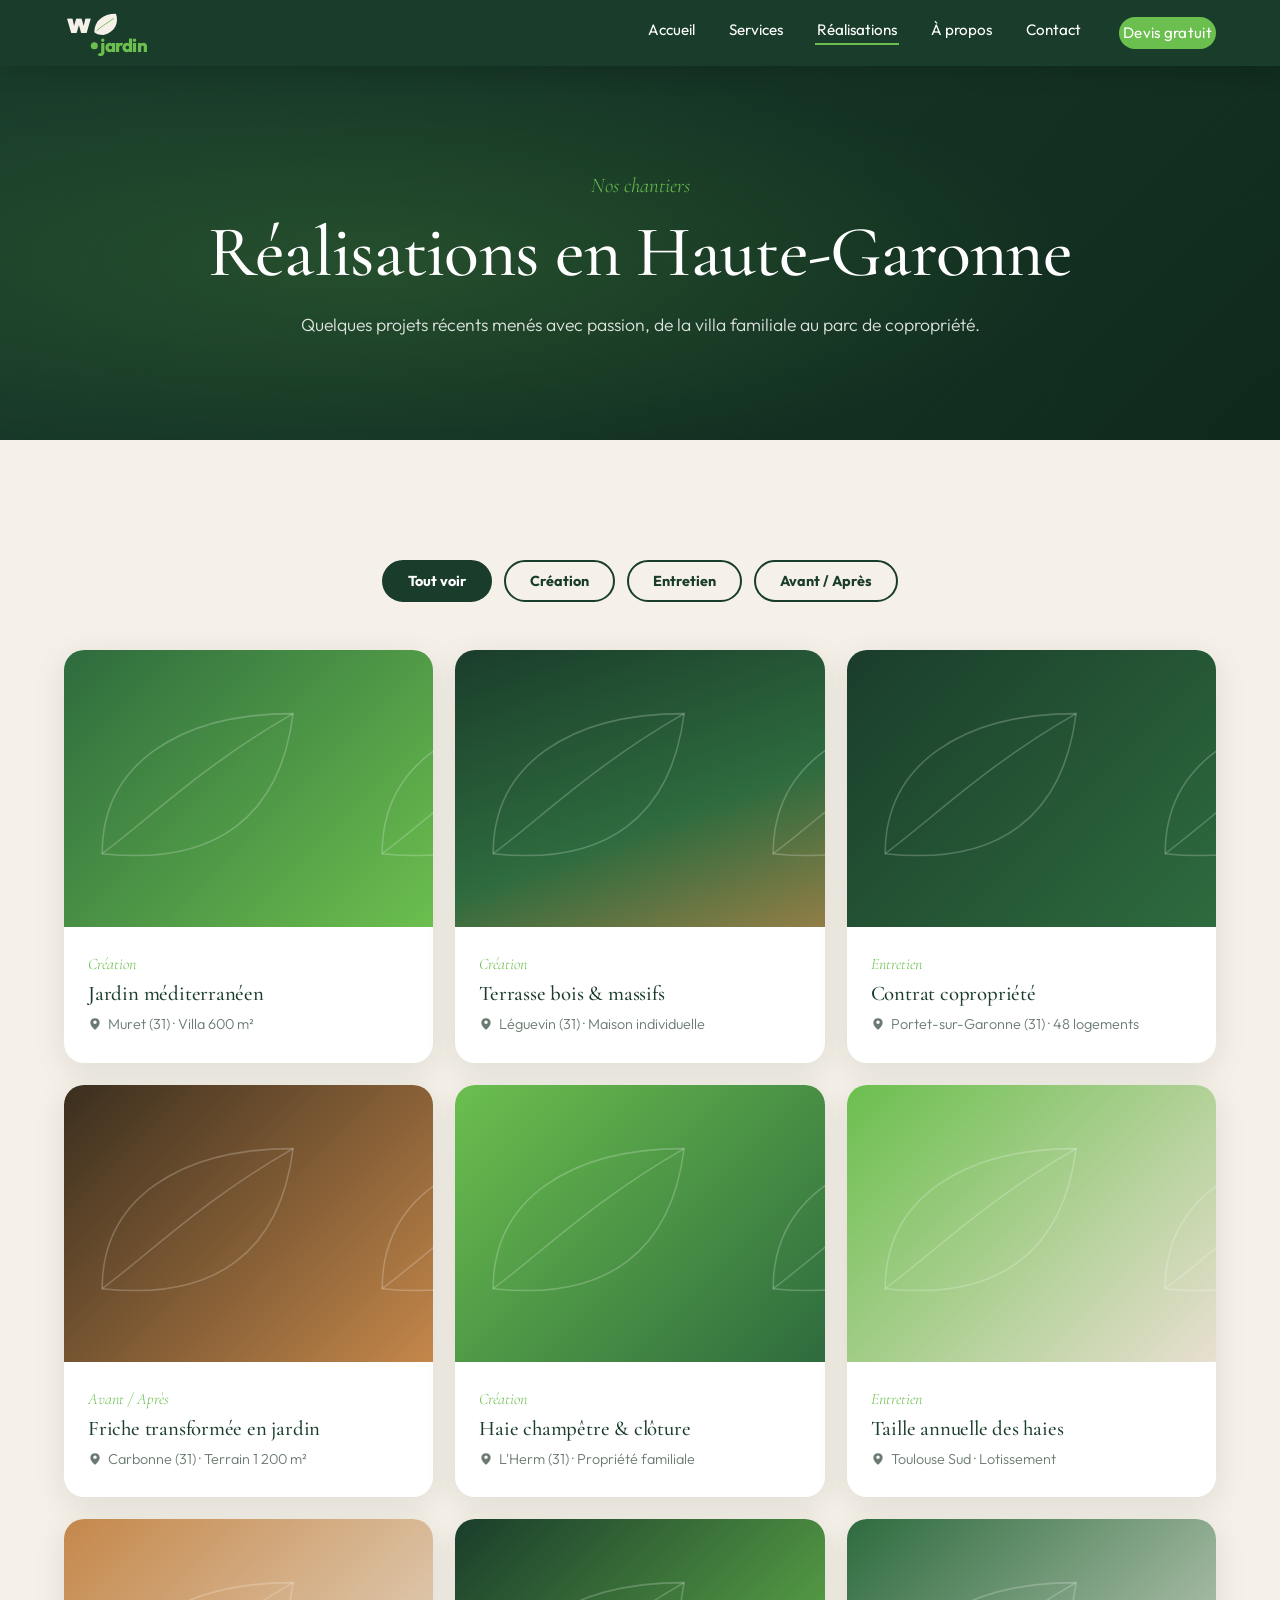
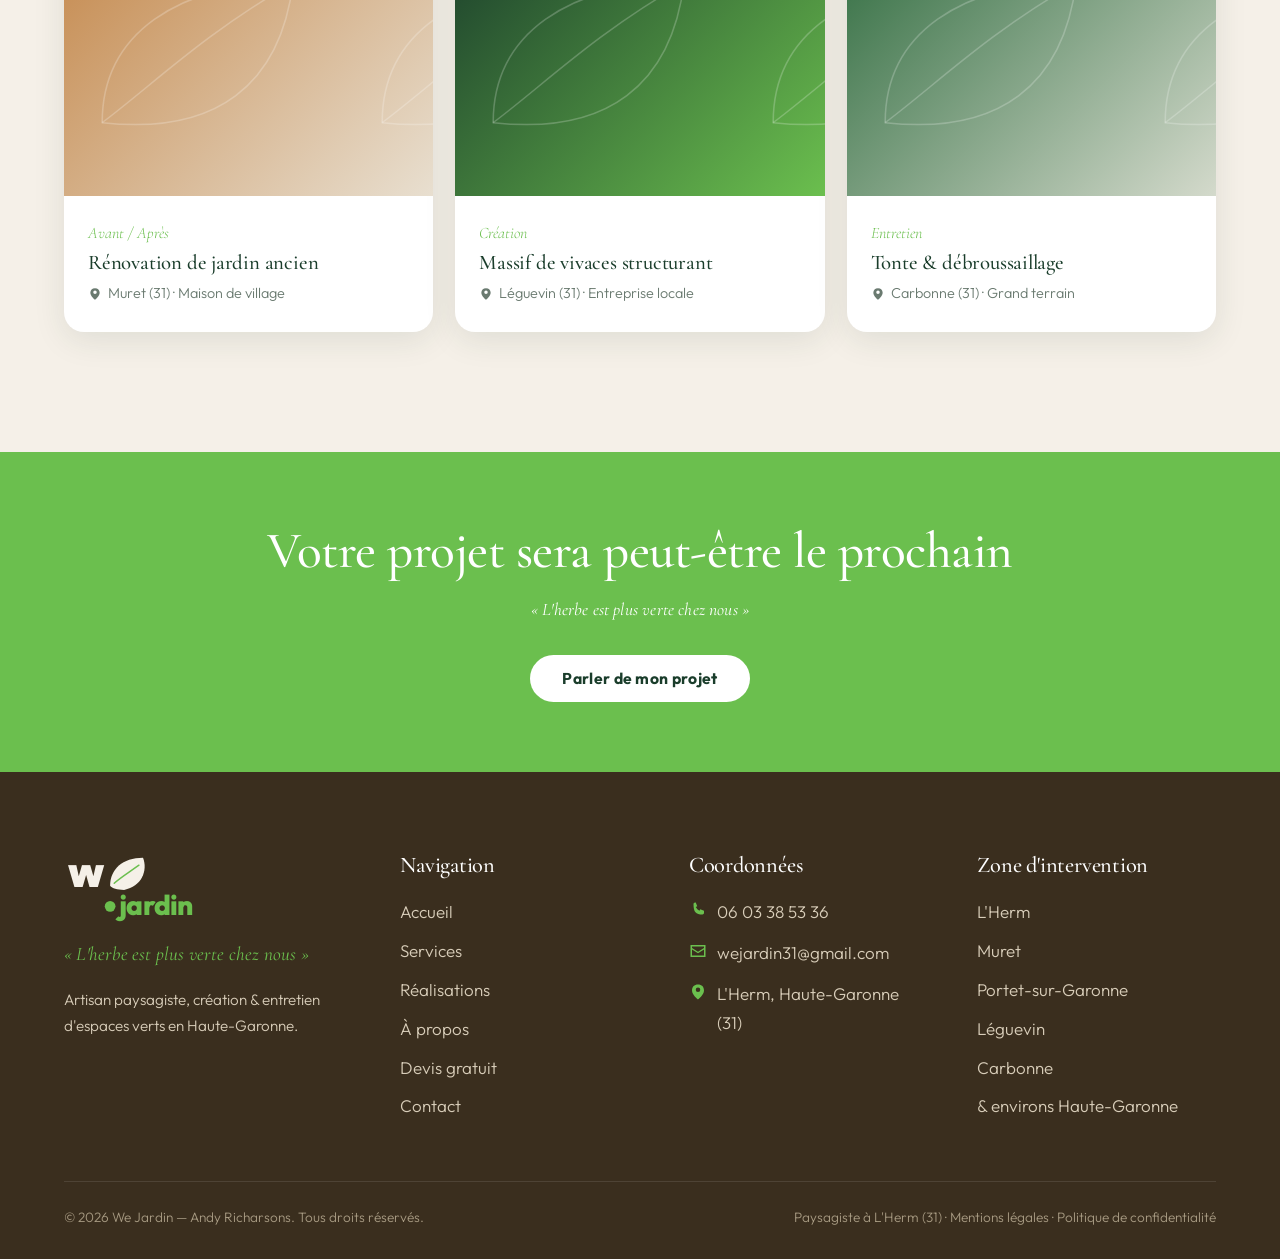
<file: site/realisations.html>
<!DOCTYPE html>
<html lang="fr">
<head>
<meta charset="UTF-8">
<meta name="viewport" content="width=device-width, initial-scale=1.0">
<title>Réalisations — We Jardin · Paysagiste en Haute-Garonne</title>
<meta name="description" content="Galerie de réalisations We Jardin : créations de jardins, contrats d'entretien et transformations avant/après en Haute-Garonne (31).">
<meta name="theme-color" content="#1A3D2B">
<meta property="og:type" content="website">
<meta property="og:title" content="Réalisations — We Jardin">
<meta property="og:description" content="Nos créations et entretiens paysagers en Haute-Garonne.">

<link rel="preconnect" href="https://fonts.googleapis.com">
<link rel="preconnect" href="https://fonts.gstatic.com" crossorigin>
<link rel="stylesheet" media="print" onload="this.media='all'" href="https://fonts.googleapis.com/css2?family=Cormorant+Garamond:ital,wght@0,400;0,500;0,600;1,400;1,500&family=Outfit:wght@300;400;700;800;900&display=swap">
<noscript><link rel="stylesheet" href="https://fonts.googleapis.com/css2?family=Cormorant+Garamond:ital,wght@0,400;0,500;0,600;1,400;1,500&family=Outfit:wght@300;400;700;800;900&display=swap"></noscript>
<link rel="stylesheet" href="assets/css/style.css">
</head>
<body>

<header class="site-header is-solid" role="banner">
  <div class="container">
    <a href="index.html" class="brand-link" aria-label="We Jardin — accueil">
      <svg viewBox="0 0 340 170" xmlns="http://www.w3.org/2000/svg" role="img" aria-label="We Jardin">
        <text x="10" y="84" font-family="Outfit,system-ui,sans-serif" font-weight="900" font-size="108" fill="#F5F0E8" letter-spacing="-5">w</text>
        <g transform="translate(112 14)">
          <path d="M0 68 C 0 28, 30 0, 80 0 C 92 32, 76 70, 34 78 C 17 78, 5 74, 0 68 Z" fill="#F5F0E8"/>
          <path d="M10 62 C 22 50, 42 38, 70 18" stroke="#6BBF4E" stroke-width="3.5" fill="none" stroke-linecap="round"/>
        </g>
        <circle cx="112" cy="132" r="13" fill="#6BBF4E"/>
        <text x="134" y="154" font-family="Outfit,system-ui,sans-serif" font-weight="800" font-size="68" fill="#6BBF4E" letter-spacing="-2">jardin</text>
      </svg>
    </a>
    <button class="nav-toggle" aria-expanded="false" aria-controls="primary-nav" aria-label="Ouvrir le menu">
      <span></span><span></span><span></span>
    </button>
    <nav class="main-nav" id="primary-nav" aria-label="Navigation principale">
      <ul>
        <li><a href="index.html">Accueil</a></li>
        <li><a href="services.html">Services</a></li>
        <li><a href="realisations.html" class="is-active">Réalisations</a></li>
        <li><a href="a-propos.html">À propos</a></li>
        <li><a href="contact.html">Contact</a></li>
      </ul>
      <a href="devis.html" class="btn btn--primary nav-cta">Devis gratuit</a>
    </nav>
  </div>
</header>

<main>

<section class="page-hero">
  <div class="leaf-pattern" aria-hidden="true"></div>
  <div class="container">
    <span class="eyebrow">Nos chantiers</span>
    <h1>Réalisations en Haute-Garonne</h1>
    <p>Quelques projets récents menés avec passion, de la villa familiale au parc de copropriété.</p>
  </div>
</section>

<section>
  <div class="container">

    <div class="filters reveal" role="tablist" aria-label="Filtrer les réalisations">
      <button class="filter-btn is-active" data-filter="all" role="tab">Tout voir</button>
      <button class="filter-btn" data-filter="creation" role="tab">Création</button>
      <button class="filter-btn" data-filter="entretien" role="tab">Entretien</button>
      <button class="filter-btn" data-filter="avant-apres" role="tab">Avant / Après</button>
    </div>

    <div class="gallery">

      <article class="gallery-item reveal" data-category="creation">
        <div class="gallery-item__visual ph-1" aria-hidden="true"></div>
        <div class="gallery-item__body">
          <span class="gallery-item__cat">Création</span>
          <h3>Jardin méditerranéen</h3>
          <div class="gallery-item__loc">
            <svg width="14" height="14" viewBox="0 0 24 24" fill="currentColor"><path d="M12 2C7 2 4 5 4 10c0 6 8 12 8 12s8-6 8-12c0-5-3-8-8-8zm0 10a3 3 0 110-6 3 3 0 010 6z"/></svg>
            Muret (31) · Villa 600 m²
          </div>
        </div>
      </article>

      <article class="gallery-item reveal reveal-delay-1" data-category="creation">
        <div class="gallery-item__visual ph-2" aria-hidden="true"></div>
        <div class="gallery-item__body">
          <span class="gallery-item__cat">Création</span>
          <h3>Terrasse bois &amp; massifs</h3>
          <div class="gallery-item__loc">
            <svg width="14" height="14" viewBox="0 0 24 24" fill="currentColor"><path d="M12 2C7 2 4 5 4 10c0 6 8 12 8 12s8-6 8-12c0-5-3-8-8-8zm0 10a3 3 0 110-6 3 3 0 010 6z"/></svg>
            Léguevin (31) · Maison individuelle
          </div>
        </div>
      </article>

      <article class="gallery-item reveal reveal-delay-2" data-category="entretien">
        <div class="gallery-item__visual ph-5" aria-hidden="true"></div>
        <div class="gallery-item__body">
          <span class="gallery-item__cat">Entretien</span>
          <h3>Contrat copropriété</h3>
          <div class="gallery-item__loc">
            <svg width="14" height="14" viewBox="0 0 24 24" fill="currentColor"><path d="M12 2C7 2 4 5 4 10c0 6 8 12 8 12s8-6 8-12c0-5-3-8-8-8zm0 10a3 3 0 110-6 3 3 0 010 6z"/></svg>
            Portet-sur-Garonne (31) · 48 logements
          </div>
        </div>
      </article>

      <article class="gallery-item reveal" data-category="avant-apres">
        <div class="gallery-item__visual ph-7" aria-hidden="true"></div>
        <div class="gallery-item__body">
          <span class="gallery-item__cat">Avant / Après</span>
          <h3>Friche transformée en jardin</h3>
          <div class="gallery-item__loc">
            <svg width="14" height="14" viewBox="0 0 24 24" fill="currentColor"><path d="M12 2C7 2 4 5 4 10c0 6 8 12 8 12s8-6 8-12c0-5-3-8-8-8zm0 10a3 3 0 110-6 3 3 0 010 6z"/></svg>
            Carbonne (31) · Terrain 1 200 m²
          </div>
        </div>
      </article>

      <article class="gallery-item reveal reveal-delay-1" data-category="creation">
        <div class="gallery-item__visual ph-8" aria-hidden="true"></div>
        <div class="gallery-item__body">
          <span class="gallery-item__cat">Création</span>
          <h3>Haie champêtre &amp; clôture</h3>
          <div class="gallery-item__loc">
            <svg width="14" height="14" viewBox="0 0 24 24" fill="currentColor"><path d="M12 2C7 2 4 5 4 10c0 6 8 12 8 12s8-6 8-12c0-5-3-8-8-8zm0 10a3 3 0 110-6 3 3 0 010 6z"/></svg>
            L'Herm (31) · Propriété familiale
          </div>
        </div>
      </article>

      <article class="gallery-item reveal reveal-delay-2" data-category="entretien">
        <div class="gallery-item__visual ph-3" aria-hidden="true"></div>
        <div class="gallery-item__body">
          <span class="gallery-item__cat">Entretien</span>
          <h3>Taille annuelle des haies</h3>
          <div class="gallery-item__loc">
            <svg width="14" height="14" viewBox="0 0 24 24" fill="currentColor"><path d="M12 2C7 2 4 5 4 10c0 6 8 12 8 12s8-6 8-12c0-5-3-8-8-8zm0 10a3 3 0 110-6 3 3 0 010 6z"/></svg>
            Toulouse Sud · Lotissement
          </div>
        </div>
      </article>

      <article class="gallery-item reveal" data-category="avant-apres">
        <div class="gallery-item__visual ph-4" aria-hidden="true"></div>
        <div class="gallery-item__body">
          <span class="gallery-item__cat">Avant / Après</span>
          <h3>Rénovation de jardin ancien</h3>
          <div class="gallery-item__loc">
            <svg width="14" height="14" viewBox="0 0 24 24" fill="currentColor"><path d="M12 2C7 2 4 5 4 10c0 6 8 12 8 12s8-6 8-12c0-5-3-8-8-8zm0 10a3 3 0 110-6 3 3 0 010 6z"/></svg>
            Muret (31) · Maison de village
          </div>
        </div>
      </article>

      <article class="gallery-item reveal reveal-delay-1" data-category="creation">
        <div class="gallery-item__visual ph-9" aria-hidden="true"></div>
        <div class="gallery-item__body">
          <span class="gallery-item__cat">Création</span>
          <h3>Massif de vivaces structurant</h3>
          <div class="gallery-item__loc">
            <svg width="14" height="14" viewBox="0 0 24 24" fill="currentColor"><path d="M12 2C7 2 4 5 4 10c0 6 8 12 8 12s8-6 8-12c0-5-3-8-8-8zm0 10a3 3 0 110-6 3 3 0 010 6z"/></svg>
            Léguevin (31) · Entreprise locale
          </div>
        </div>
      </article>

      <article class="gallery-item reveal reveal-delay-2" data-category="entretien">
        <div class="gallery-item__visual ph-6" aria-hidden="true"></div>
        <div class="gallery-item__body">
          <span class="gallery-item__cat">Entretien</span>
          <h3>Tonte &amp; débroussaillage</h3>
          <div class="gallery-item__loc">
            <svg width="14" height="14" viewBox="0 0 24 24" fill="currentColor"><path d="M12 2C7 2 4 5 4 10c0 6 8 12 8 12s8-6 8-12c0-5-3-8-8-8zm0 10a3 3 0 110-6 3 3 0 010 6z"/></svg>
            Carbonne (31) · Grand terrain
          </div>
        </div>
      </article>

    </div>
  </div>
</section>

</main>

<section class="cta-band">
  <div class="container">
    <h2>Votre projet sera peut-être le prochain</h2>
    <p class="slogan" style="color:#fff;">« L'herbe est plus verte chez nous »</p>
    <a href="devis.html" class="btn btn--light">Parler de mon projet</a>
  </div>
</section>

<footer class="site-footer" role="contentinfo">
  <div class="container">
    <div class="footer-grid">
      <div class="footer-brand">
        <svg viewBox="0 0 340 170" xmlns="http://www.w3.org/2000/svg" role="img" aria-label="We Jardin" style="height:70px;">
          <text x="10" y="84" font-family="Outfit,system-ui,sans-serif" font-weight="900" font-size="108" fill="#F5F0E8" letter-spacing="-5">w</text>
          <g transform="translate(112 14)">
            <path d="M0 68 C 0 28, 30 0, 80 0 C 92 32, 76 70, 34 78 C 17 78, 5 74, 0 68 Z" fill="#F5F0E8"/>
            <path d="M10 62 C 22 50, 42 38, 70 18" stroke="#6BBF4E" stroke-width="3.5" fill="none" stroke-linecap="round"/>
          </g>
          <circle cx="112" cy="132" r="13" fill="#6BBF4E"/>
          <text x="134" y="154" font-family="Outfit,system-ui,sans-serif" font-weight="800" font-size="68" fill="#6BBF4E" letter-spacing="-2">jardin</text>
        </svg>
        <span class="slogan">« L'herbe est plus verte chez nous »</span>
        <p style="margin-top:16px; font-size:.95rem;">Artisan paysagiste, création &amp; entretien d'espaces verts en Haute-Garonne.</p>
      </div>
      <div class="footer-col">
        <h4>Navigation</h4>
        <ul>
          <li><a href="index.html">Accueil</a></li>
          <li><a href="services.html">Services</a></li>
          <li><a href="realisations.html">Réalisations</a></li>
          <li><a href="a-propos.html">À propos</a></li>
          <li><a href="devis.html">Devis gratuit</a></li>
          <li><a href="contact.html">Contact</a></li>
        </ul>
      </div>
      <div class="footer-col">
        <h4>Coordonnées</h4>
        <div class="footer-contact-row">
          <svg width="18" height="18" viewBox="0 0 24 24" fill="currentColor"><path d="M6 2h3l2 5-2 1c1 2 3 4 5 5l1-2 5 2v3c0 1-1 2-2 2C9 18 6 15 6 4c0-1 1-2 2-2z"/></svg>
          <a href="tel:+33603385336">06 03 38 53 36</a>
        </div>
        <div class="footer-contact-row">
          <svg width="18" height="18" viewBox="0 0 24 24" fill="currentColor"><path d="M2 4h20v16H2V4zm2 2v2l8 5 8-5V6H4zm0 4v8h16v-8l-8 5L4 10z"/></svg>
          <a href="mailto:wejardin31@gmail.com">wejardin31@gmail.com</a>
        </div>
        <div class="footer-contact-row">
          <svg width="18" height="18" viewBox="0 0 24 24" fill="currentColor"><path d="M12 2C7 2 4 5 4 10c0 6 8 12 8 12s8-6 8-12c0-5-3-8-8-8zm0 10a3 3 0 110-6 3 3 0 010 6z"/></svg>
          <span>L'Herm, Haute-Garonne (31)</span>
        </div>
      </div>
      <div class="footer-col">
        <h4>Zone d'intervention</h4>
        <ul>
          <li>L'Herm</li><li>Muret</li><li>Portet-sur-Garonne</li>
          <li>Léguevin</li><li>Carbonne</li><li>&amp; environs Haute-Garonne</li>
        </ul>
      </div>
    </div>
    <div class="footer-bottom">
      <div>© <span id="current-year">2026</span> We Jardin — Andy Richarsons. Tous droits réservés.</div>
      <div>Paysagiste à L'Herm (31) · Mentions légales · Politique de confidentialité</div>
    </div>
  </div>
</footer>

<script src="assets/js/main.js" defer></script>
</body>
</html>
</file>
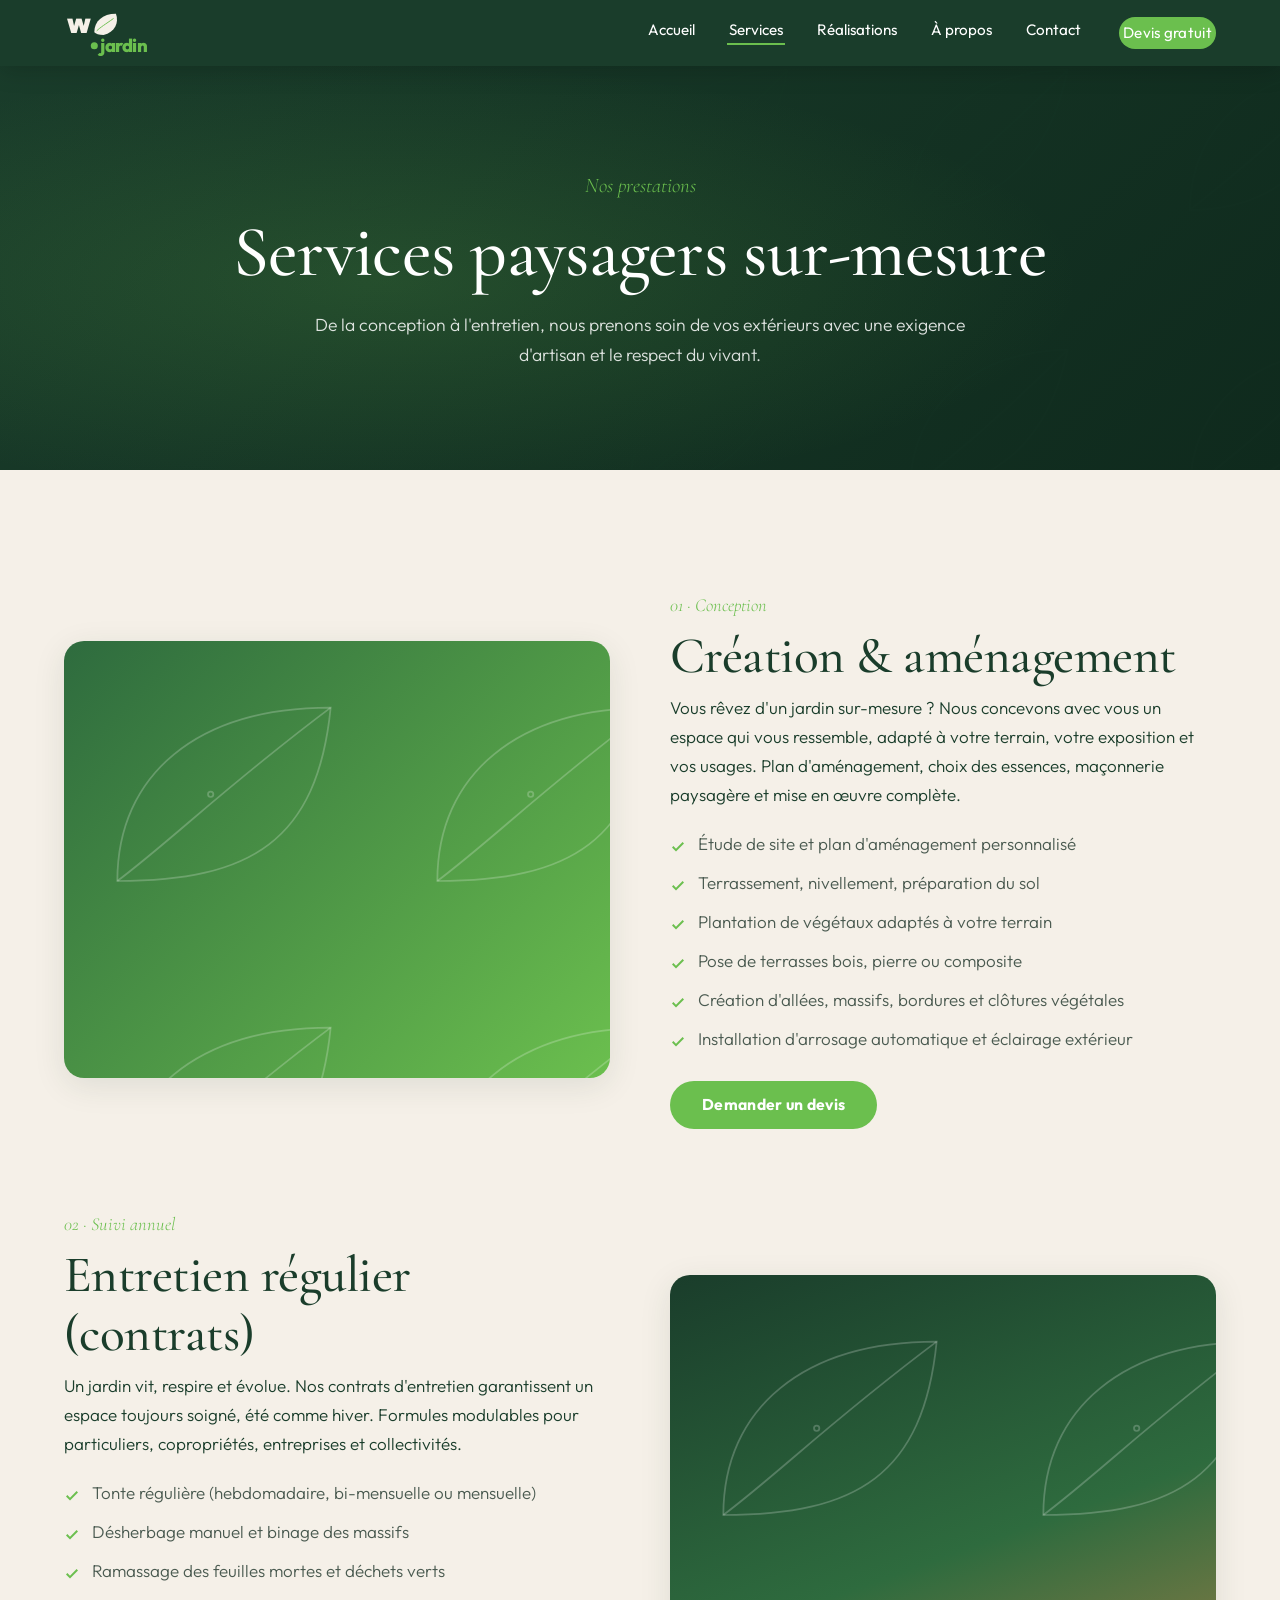
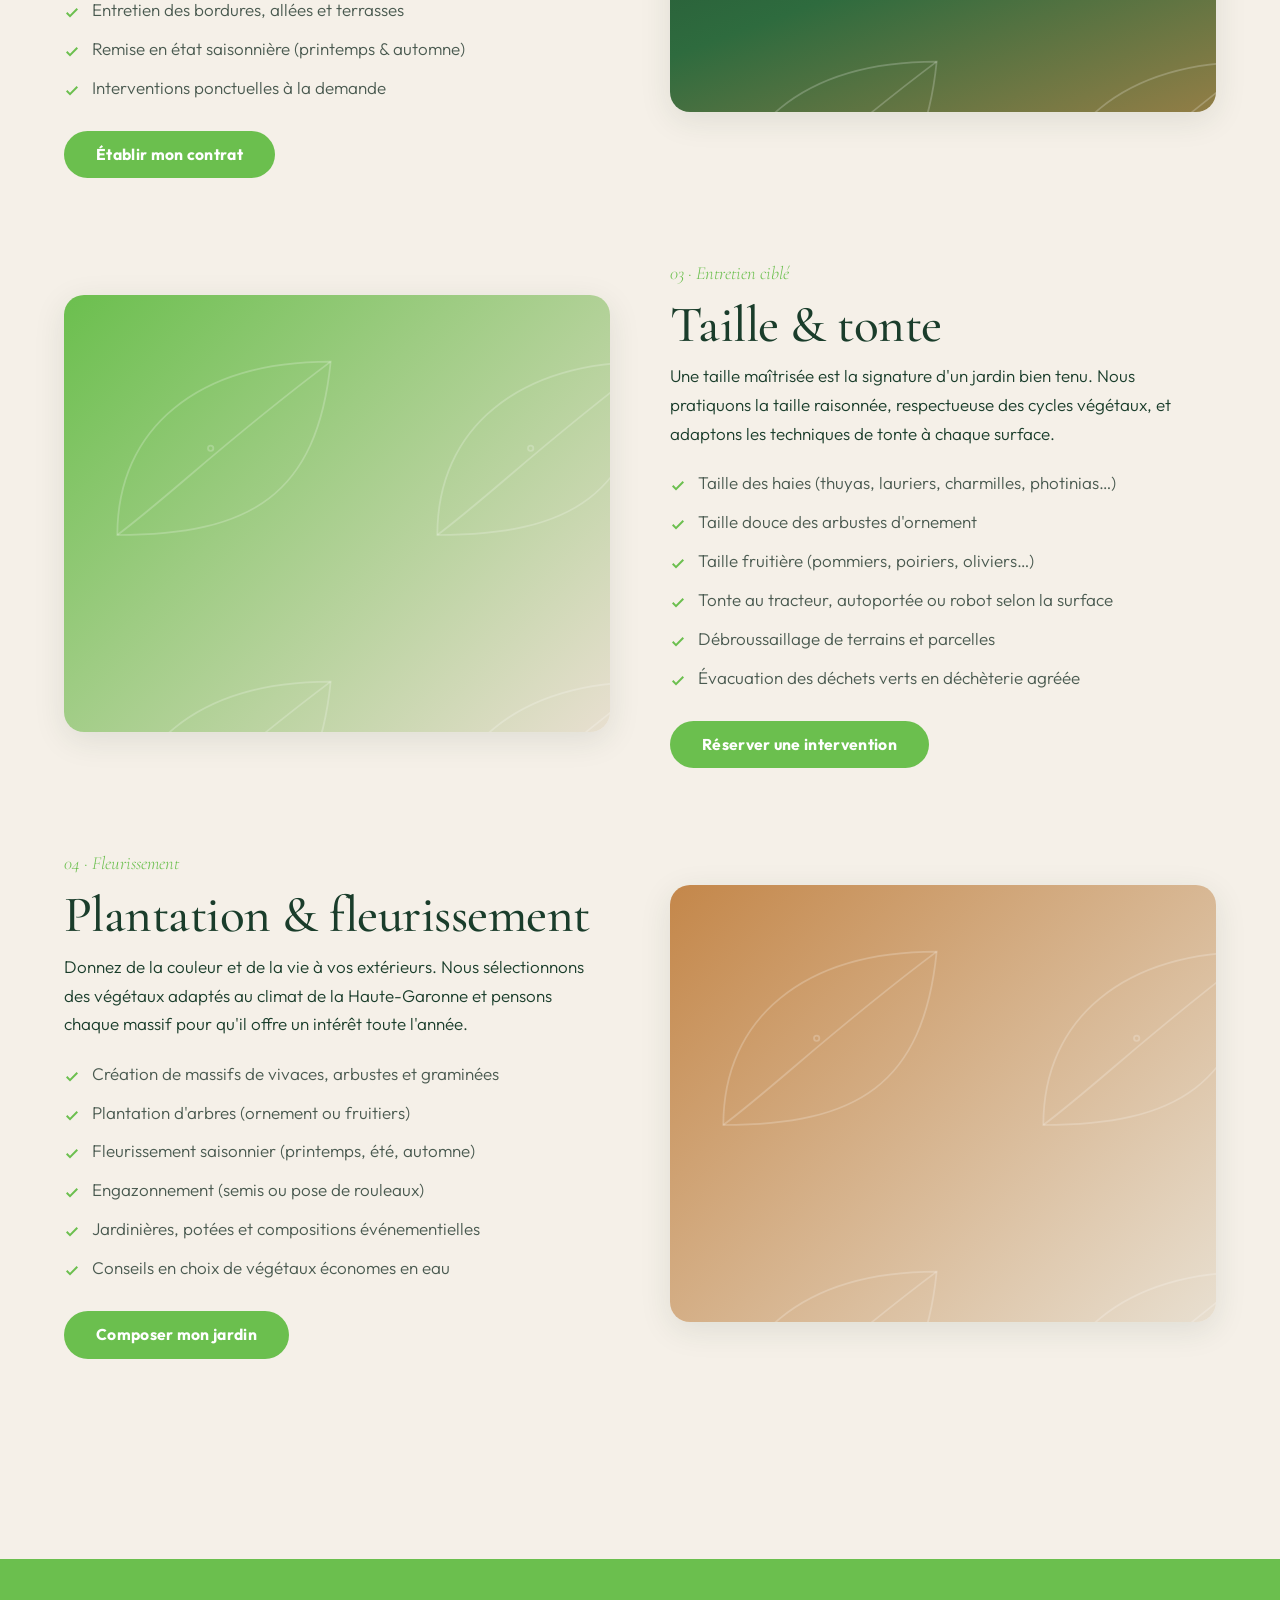
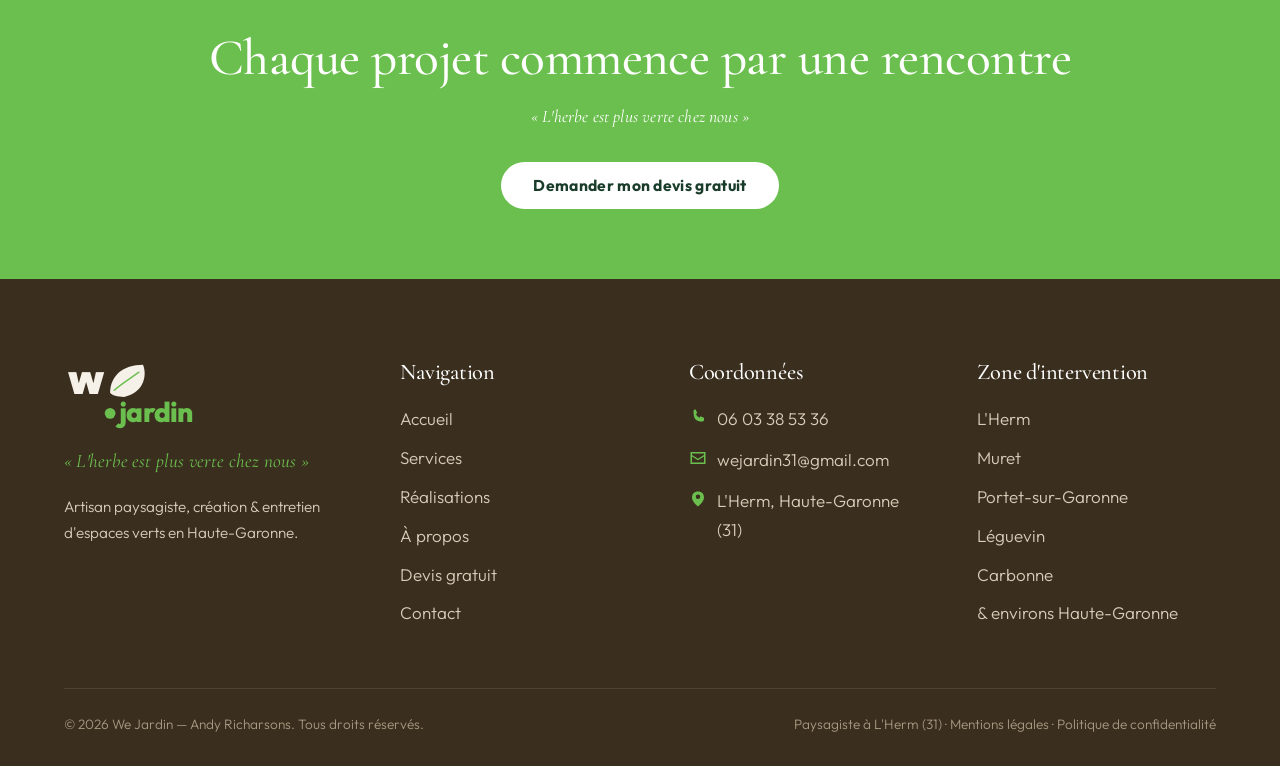
<file: site/services.html>
<!DOCTYPE html>
<html lang="fr">
<head>
<meta charset="UTF-8">
<meta name="viewport" content="width=device-width, initial-scale=1.0">
<title>Services paysagers — We Jardin · Haute-Garonne (31)</title>
<meta name="description" content="Découvrez les services de We Jardin : création et aménagement paysager, entretien régulier sous contrat, taille, tonte, plantation et fleurissement. Devis gratuit sous 48h.">
<meta name="theme-color" content="#1A3D2B">
<meta property="og:type" content="website">
<meta property="og:title" content="Services paysagers — We Jardin">
<meta property="og:description" content="Création, entretien, taille et fleurissement — prestations complètes en Haute-Garonne.">

<link rel="preconnect" href="https://fonts.googleapis.com">
<link rel="preconnect" href="https://fonts.gstatic.com" crossorigin>
<link rel="stylesheet" media="print" onload="this.media='all'" href="https://fonts.googleapis.com/css2?family=Cormorant+Garamond:ital,wght@0,400;0,500;0,600;1,400;1,500&family=Outfit:wght@300;400;700;800;900&display=swap">
<noscript><link rel="stylesheet" href="https://fonts.googleapis.com/css2?family=Cormorant+Garamond:ital,wght@0,400;0,500;0,600;1,400;1,500&family=Outfit:wght@300;400;700;800;900&display=swap"></noscript>
<link rel="stylesheet" href="assets/css/style.css">
</head>
<body>

<header class="site-header is-solid" role="banner">
  <div class="container">
    <a href="index.html" class="brand-link" aria-label="We Jardin — accueil">
      <svg viewBox="0 0 340 170" xmlns="http://www.w3.org/2000/svg" role="img" aria-label="We Jardin">
        <text x="10" y="84" font-family="Outfit,system-ui,sans-serif" font-weight="900" font-size="108" fill="#F5F0E8" letter-spacing="-5">w</text>
        <g transform="translate(112 14)">
          <path d="M0 68 C 0 28, 30 0, 80 0 C 92 32, 76 70, 34 78 C 17 78, 5 74, 0 68 Z" fill="#F5F0E8"/>
          <path d="M10 62 C 22 50, 42 38, 70 18" stroke="#6BBF4E" stroke-width="3.5" fill="none" stroke-linecap="round"/>
        </g>
        <circle cx="112" cy="132" r="13" fill="#6BBF4E"/>
        <text x="134" y="154" font-family="Outfit,system-ui,sans-serif" font-weight="800" font-size="68" fill="#6BBF4E" letter-spacing="-2">jardin</text>
      </svg>
    </a>
    <button class="nav-toggle" aria-expanded="false" aria-controls="primary-nav" aria-label="Ouvrir le menu">
      <span></span><span></span><span></span>
    </button>
    <nav class="main-nav" id="primary-nav" aria-label="Navigation principale">
      <ul>
        <li><a href="index.html">Accueil</a></li>
        <li><a href="services.html" class="is-active">Services</a></li>
        <li><a href="realisations.html">Réalisations</a></li>
        <li><a href="a-propos.html">À propos</a></li>
        <li><a href="contact.html">Contact</a></li>
      </ul>
      <a href="devis.html" class="btn btn--primary nav-cta">Devis gratuit</a>
    </nav>
  </div>
</header>

<main>

<section class="page-hero">
  <div class="leaf-pattern" aria-hidden="true"></div>
  <div class="container">
    <span class="eyebrow">Nos prestations</span>
    <h1>Services paysagers sur-mesure</h1>
    <p>De la conception à l'entretien, nous prenons soin de vos extérieurs avec une exigence d'artisan et le respect du vivant.</p>
  </div>
</section>

<section>
  <div class="container">

    <!-- Service 1 -->
    <article class="service-block reveal">
      <div class="service-block__visual ph-1" aria-hidden="true"></div>
      <div>
        <span class="eyebrow">01 · Conception</span>
        <h2>Création &amp; aménagement</h2>
        <p>Vous rêvez d'un jardin sur-mesure ? Nous concevons avec vous un espace qui vous ressemble, adapté à votre terrain, votre exposition et vos usages. Plan d'aménagement, choix des essences, maçonnerie paysagère et mise en œuvre complète.</p>
        <ul>
          <li>Étude de site et plan d'aménagement personnalisé</li>
          <li>Terrassement, nivellement, préparation du sol</li>
          <li>Plantation de végétaux adaptés à votre terrain</li>
          <li>Pose de terrasses bois, pierre ou composite</li>
          <li>Création d'allées, massifs, bordures et clôtures végétales</li>
          <li>Installation d'arrosage automatique et éclairage extérieur</li>
        </ul>
        <a href="devis.html" class="btn btn--primary">Demander un devis</a>
      </div>
    </article>

    <!-- Service 2 -->
    <article class="service-block reveal">
      <div class="service-block__visual ph-2" aria-hidden="true"></div>
      <div>
        <span class="eyebrow">02 · Suivi annuel</span>
        <h2>Entretien régulier (contrats)</h2>
        <p>Un jardin vit, respire et évolue. Nos contrats d'entretien garantissent un espace toujours soigné, été comme hiver. Formules modulables pour particuliers, copropriétés, entreprises et collectivités.</p>
        <ul>
          <li>Tonte régulière (hebdomadaire, bi-mensuelle ou mensuelle)</li>
          <li>Désherbage manuel et binage des massifs</li>
          <li>Ramassage des feuilles mortes et déchets verts</li>
          <li>Entretien des bordures, allées et terrasses</li>
          <li>Remise en état saisonnière (printemps &amp; automne)</li>
          <li>Interventions ponctuelles à la demande</li>
        </ul>
        <a href="devis.html" class="btn btn--primary">Établir mon contrat</a>
      </div>
    </article>

    <!-- Service 3 -->
    <article class="service-block reveal">
      <div class="service-block__visual ph-3" aria-hidden="true"></div>
      <div>
        <span class="eyebrow">03 · Entretien ciblé</span>
        <h2>Taille &amp; tonte</h2>
        <p>Une taille maîtrisée est la signature d'un jardin bien tenu. Nous pratiquons la taille raisonnée, respectueuse des cycles végétaux, et adaptons les techniques de tonte à chaque surface.</p>
        <ul>
          <li>Taille des haies (thuyas, lauriers, charmilles, photinias…)</li>
          <li>Taille douce des arbustes d'ornement</li>
          <li>Taille fruitière (pommiers, poiriers, oliviers…)</li>
          <li>Tonte au tracteur, autoportée ou robot selon la surface</li>
          <li>Débroussaillage de terrains et parcelles</li>
          <li>Évacuation des déchets verts en déchèterie agréée</li>
        </ul>
        <a href="devis.html" class="btn btn--primary">Réserver une intervention</a>
      </div>
    </article>

    <!-- Service 4 -->
    <article class="service-block reveal">
      <div class="service-block__visual ph-4" aria-hidden="true"></div>
      <div>
        <span class="eyebrow">04 · Fleurissement</span>
        <h2>Plantation &amp; fleurissement</h2>
        <p>Donnez de la couleur et de la vie à vos extérieurs. Nous sélectionnons des végétaux adaptés au climat de la Haute-Garonne et pensons chaque massif pour qu'il offre un intérêt toute l'année.</p>
        <ul>
          <li>Création de massifs de vivaces, arbustes et graminées</li>
          <li>Plantation d'arbres (ornement ou fruitiers)</li>
          <li>Fleurissement saisonnier (printemps, été, automne)</li>
          <li>Engazonnement (semis ou pose de rouleaux)</li>
          <li>Jardinières, potées et compositions événementielles</li>
          <li>Conseils en choix de végétaux économes en eau</li>
        </ul>
        <a href="devis.html" class="btn btn--primary">Composer mon jardin</a>
      </div>
    </article>

  </div>
</section>

</main>

<section class="cta-band">
  <div class="container">
    <h2>Chaque projet commence par une rencontre</h2>
    <p class="slogan" style="color:#fff;">« L'herbe est plus verte chez nous »</p>
    <a href="devis.html" class="btn btn--light">Demander mon devis gratuit</a>
  </div>
</section>

<footer class="site-footer" role="contentinfo">
  <div class="container">
    <div class="footer-grid">
      <div class="footer-brand">
        <svg viewBox="0 0 340 170" xmlns="http://www.w3.org/2000/svg" role="img" aria-label="We Jardin" style="height:70px;">
          <text x="10" y="84" font-family="Outfit,system-ui,sans-serif" font-weight="900" font-size="108" fill="#F5F0E8" letter-spacing="-5">w</text>
          <g transform="translate(112 14)">
            <path d="M0 68 C 0 28, 30 0, 80 0 C 92 32, 76 70, 34 78 C 17 78, 5 74, 0 68 Z" fill="#F5F0E8"/>
            <path d="M10 62 C 22 50, 42 38, 70 18" stroke="#6BBF4E" stroke-width="3.5" fill="none" stroke-linecap="round"/>
          </g>
          <circle cx="112" cy="132" r="13" fill="#6BBF4E"/>
          <text x="134" y="154" font-family="Outfit,system-ui,sans-serif" font-weight="800" font-size="68" fill="#6BBF4E" letter-spacing="-2">jardin</text>
        </svg>
        <span class="slogan">« L'herbe est plus verte chez nous »</span>
        <p style="margin-top:16px; font-size:.95rem;">Artisan paysagiste, création &amp; entretien d'espaces verts en Haute-Garonne.</p>
      </div>
      <div class="footer-col">
        <h4>Navigation</h4>
        <ul>
          <li><a href="index.html">Accueil</a></li>
          <li><a href="services.html">Services</a></li>
          <li><a href="realisations.html">Réalisations</a></li>
          <li><a href="a-propos.html">À propos</a></li>
          <li><a href="devis.html">Devis gratuit</a></li>
          <li><a href="contact.html">Contact</a></li>
        </ul>
      </div>
      <div class="footer-col">
        <h4>Coordonnées</h4>
        <div class="footer-contact-row">
          <svg width="18" height="18" viewBox="0 0 24 24" fill="currentColor"><path d="M6 2h3l2 5-2 1c1 2 3 4 5 5l1-2 5 2v3c0 1-1 2-2 2C9 18 6 15 6 4c0-1 1-2 2-2z"/></svg>
          <a href="tel:+33603385336">06 03 38 53 36</a>
        </div>
        <div class="footer-contact-row">
          <svg width="18" height="18" viewBox="0 0 24 24" fill="currentColor"><path d="M2 4h20v16H2V4zm2 2v2l8 5 8-5V6H4zm0 4v8h16v-8l-8 5L4 10z"/></svg>
          <a href="mailto:wejardin31@gmail.com">wejardin31@gmail.com</a>
        </div>
        <div class="footer-contact-row">
          <svg width="18" height="18" viewBox="0 0 24 24" fill="currentColor"><path d="M12 2C7 2 4 5 4 10c0 6 8 12 8 12s8-6 8-12c0-5-3-8-8-8zm0 10a3 3 0 110-6 3 3 0 010 6z"/></svg>
          <span>L'Herm, Haute-Garonne (31)</span>
        </div>
      </div>
      <div class="footer-col">
        <h4>Zone d'intervention</h4>
        <ul>
          <li>L'Herm</li><li>Muret</li><li>Portet-sur-Garonne</li>
          <li>Léguevin</li><li>Carbonne</li><li>&amp; environs Haute-Garonne</li>
        </ul>
      </div>
    </div>
    <div class="footer-bottom">
      <div>© <span id="current-year">2026</span> We Jardin — Andy Richarsons. Tous droits réservés.</div>
      <div>Paysagiste à L'Herm (31) · Mentions légales · Politique de confidentialité</div>
    </div>
  </div>
</footer>

<script src="assets/js/main.js" defer></script>
</body>
</html>
</file>
<file: assets/css/style.css>
/* Le Bar à Cuq — thème « orange & crème » tiré du logo, verre de bière en fil conducteur */

:root {
  /* Couleurs du logo */
  --orange: #f0440c;
  --orange-light: #ff6a35;
  --orange-deep: #c9350a;
  --orange-text: #b8360a;
  --cream: #fbf5ee;
  --cream-2: #f6e9da;
  --ink: #2b1408;
  --ink-2: #4a2a18;
  --muted: #6e4a36;

  /* Bière */
  --beer: #ffc233;
  --beer-deep: #e57d00;
  --foam: #fff8ea;

  --font-script: "Lobster", "Brush Script MT", cursive;
  --font-block: "Anton", Impact, "Arial Narrow", sans-serif;
  --font-body: "Barlow", system-ui, sans-serif;

  --radius: 18px;
  --shadow: 0 10px 30px rgba(43, 20, 8, 0.12);
  --header-h: 72px;
  --ease: cubic-bezier(0.2, 0.7, 0.2, 1);
}

*,
*::before,
*::after { box-sizing: border-box; }

html { scroll-behavior: smooth; scroll-padding-top: var(--header-h); }

body {
  margin: 0;
  background: var(--cream);
  color: var(--ink);
  font-family: var(--font-body);
  font-size: 1.0625rem;
  line-height: 1.65;
  -webkit-font-smoothing: antialiased;
  overflow-x: hidden;
}

img, iframe { max-width: 100%; display: block; }

a { color: var(--orange-text); text-underline-offset: 3px; }
a:hover { color: var(--ink); }

:focus-visible {
  outline: 3px solid var(--ink);
  outline-offset: 3px;
  border-radius: 6px;
}
.section-ink :focus-visible,
.site-footer :focus-visible { outline-color: var(--beer); }

h1, h2, h3 { margin: 0 0 0.6em; line-height: 1.05; }
h2 {
  font-family: var(--font-block);
  font-weight: 400;
  font-size: clamp(2.2rem, 5.5vw, 3.6rem);
  text-transform: uppercase;
  letter-spacing: 0.01em;
}
h2 em {
  display: block;
  font-family: var(--font-script);
  font-style: normal;
  text-transform: none;
  font-size: 0.85em;
  color: var(--orange);
}
h3 { font-family: var(--font-block); font-weight: 400; font-size: 1.45rem; letter-spacing: 0.02em; text-transform: uppercase; }
p { margin: 0 0 1em; }

.container {
  width: 100%;
  max-width: 1080px;
  margin: 0 auto;
  padding: 0 20px;
}

.sr-only {
  position: absolute;
  width: 1px; height: 1px;
  padding: 0; margin: -1px;
  overflow: hidden; clip: rect(0 0 0 0);
  white-space: nowrap; border: 0;
}

.skip-link {
  position: absolute;
  left: 12px; top: -60px;
  z-index: 100;
  padding: 10px 16px;
  background: var(--ink);
  color: var(--cream);
  border-radius: 8px;
  text-decoration: none;
}
.skip-link:focus { top: 12px; color: var(--cream); }

.eyebrow {
  margin-bottom: 0.6em;
  color: var(--orange-text);
  font-weight: 700;
  font-size: 0.85rem;
  letter-spacing: 0.16em;
  text-transform: uppercase;
}
.eyebrow-ink { color: var(--ink); }
.section-ink .eyebrow { color: var(--beer); }

/* Boutons */
.btn {
  display: inline-flex;
  align-items: center;
  justify-content: center;
  min-height: 50px;
  padding: 0 26px;
  border-radius: 999px;
  border: 2px solid transparent;
  font-weight: 700;
  letter-spacing: 0.02em;
  text-decoration: none;
  cursor: pointer;
  transition: transform 180ms var(--ease), background-color 180ms var(--ease), color 180ms var(--ease);
}
.btn:active { transform: scale(0.97); }
.btn-ink { background: var(--ink); color: var(--cream); }
.btn-ink:hover { background: var(--cream); color: var(--ink); }
.btn-outline-ink { border-color: var(--ink); color: var(--ink); }
.btn-outline-ink:hover { background: var(--ink); color: var(--cream); }
.btn-orange { background: var(--orange); color: var(--ink); }
.btn-orange:hover { background: var(--beer); color: var(--ink); }

/* En-tête */
.site-header {
  position: sticky;
  top: 0;
  z-index: 60;
  background: rgba(251, 245, 238, 0.97);
  border-bottom: 3px solid var(--orange);
}
.header-inner {
  display: flex;
  align-items: center;
  justify-content: space-between;
  min-height: var(--header-h);
}
.brand {
  display: flex;
  align-items: baseline;
  gap: 8px;
  color: var(--orange);
  text-decoration: none;
  line-height: 1;
}
.brand:hover { color: var(--orange-deep); }
.brand-script { font-family: var(--font-script); font-size: 1.7rem; }
.brand-block { font-family: var(--font-block); font-size: 1.45rem; text-transform: uppercase; font-style: italic; }

.site-nav ul {
  display: flex;
  align-items: center;
  gap: 2px;
  margin: 0; padding: 0;
  list-style: none;
}
.site-nav a {
  display: block;
  padding: 10px 14px;
  border-radius: 999px;
  color: var(--ink);
  font-weight: 500;
  text-decoration: none;
}
.site-nav a:hover { background: var(--cream-2); color: var(--ink); }
.site-nav .nav-cta { background: var(--orange); color: var(--ink); font-weight: 700; }
.site-nav .nav-cta:hover { background: var(--ink); color: var(--cream); }

.nav-toggle {
  display: none;
  width: 48px; height: 48px;
  border: 0;
  background: transparent;
  cursor: pointer;
}
.nav-toggle-bar,
.nav-toggle-bar::before,
.nav-toggle-bar::after {
  display: block;
  width: 26px; height: 3px;
  margin: 0 auto;
  border-radius: 2px;
  background: var(--ink);
  transition: transform 200ms var(--ease), background-color 200ms var(--ease);
}
.nav-toggle-bar { position: relative; }
.nav-toggle-bar::before,
.nav-toggle-bar::after { content: ""; position: absolute; left: 0; }
.nav-toggle-bar::before { top: -8px; }
.nav-toggle-bar::after { top: 8px; }
.nav-toggle[aria-expanded="true"] .nav-toggle-bar { background: transparent; }
.nav-toggle[aria-expanded="true"] .nav-toggle-bar::before { transform: translateY(8px) rotate(45deg); }
.nav-toggle[aria-expanded="true"] .nav-toggle-bar::after { transform: translateY(-8px) rotate(-45deg); }

@media (max-width: 900px) {
  .nav-toggle { display: block; }
  .site-nav {
    position: absolute;
    top: 100%; left: 0; right: 0;
    display: none;
    background: var(--cream);
    border-bottom: 3px solid var(--orange);
    box-shadow: var(--shadow);
  }
  .site-nav.is-open { display: block; }
  .site-nav ul { flex-direction: column; align-items: stretch; padding: 8px 20px 20px; }
  .site-nav a { padding: 14px 12px; border-radius: 10px; }
  .site-nav .nav-cta { margin-top: 8px; text-align: center; }
}

/* Accueil : le logo en grand sur le dégradé orange */
.hero {
  position: relative;
  padding: clamp(56px, 9vw, 110px) 0 clamp(90px, 12vw, 150px);
  background: linear-gradient(180deg, var(--orange) 0%, var(--orange-light) 100%);
  color: var(--ink);
  overflow: hidden;
}
.hero-grid {
  position: relative;
  display: grid;
  gap: 32px;
  align-items: center;
}
@media (min-width: 900px) {
  .hero-grid { grid-template-columns: 1.35fr 1fr; }
}

.logotype {
  display: flex;
  flex-direction: column;
  margin: 0 0 24px;
  color: var(--cream);
  line-height: 0.9;
  font-weight: 400;
}
.logotype-script {
  font-family: var(--font-script);
  font-size: clamp(4.2rem, 15vw, 8.5rem);
  filter: url(#grain);
  transform: rotate(-4deg);
  transform-origin: left bottom;
}
.logotype-block {
  font-family: var(--font-block);
  margin-top: 0.14em;
  font-size: clamp(5.5rem, 22vw, 12rem);
  font-style: italic;
  text-transform: uppercase;
  letter-spacing: -0.01em;
  transform: skewX(-8deg);
  transform-origin: left bottom;
}

.hero-lead { max-width: 30em; font-size: clamp(1.1rem, 2.4vw, 1.3rem); font-weight: 500; }
.hero-actions { display: flex; flex-wrap: wrap; gap: 12px; margin-top: 24px; }

.open-status {
  display: inline-flex;
  align-items: center;
  gap: 8px;
  padding: 6px 14px;
  border-radius: 999px;
  background: var(--cream);
  color: var(--ink);
  font-weight: 700;
}
.open-status::before {
  content: "";
  width: 10px; height: 10px;
  border-radius: 50%;
  background: #c0261d;
}
.open-status.is-open::before { background: #1f8a3e; }

.scroll-hint {
  margin: 36px 0 0;
  font-family: var(--font-script);
  font-size: 1.3rem;
  color: var(--cream);
}
.scroll-hint::after {
  content: "";
  display: inline-block;
  width: 10px; height: 10px;
  margin-left: 10px;
  border-right: 3px solid currentColor;
  border-bottom: 3px solid currentColor;
  transform: translateY(-3px) rotate(45deg);
  animation: hint 1.6s var(--ease) infinite;
}
@keyframes hint {
  50% { transform: translateY(3px) rotate(45deg); }
}

.hero-glass-slot { display: none; }
@media (min-width: 900px) {
  .hero-glass-slot {
    display: block;
    justify-self: center;
    width: min(220px, 22vw);
    aspect-ratio: 1 / 2;
  }
}

/* Bulles qui montent dans le fond de l'accueil */
.hero-bubbles span {
  position: absolute;
  bottom: -40px;
  width: 18px; height: 18px;
  border-radius: 50%;
  border: 2px solid rgba(251, 245, 238, 0.45);
  animation: monte 9s linear infinite;
}
.hero-bubbles span:nth-child(1) { left: 6%;  animation-delay: 0s; }
.hero-bubbles span:nth-child(2) { left: 18%; width: 10px; height: 10px; animation-delay: 2.5s; animation-duration: 7s; }
.hero-bubbles span:nth-child(3) { left: 33%; width: 26px; height: 26px; animation-delay: 5s; animation-duration: 11s; }
.hero-bubbles span:nth-child(4) { left: 49%; width: 12px; height: 12px; animation-delay: 1s; }
.hero-bubbles span:nth-child(5) { left: 61%; animation-delay: 6.5s; animation-duration: 8s; }
.hero-bubbles span:nth-child(6) { left: 74%; width: 8px; height: 8px; animation-delay: 3.5s; animation-duration: 6s; }
.hero-bubbles span:nth-child(7) { left: 86%; width: 22px; height: 22px; animation-delay: 7.5s; animation-duration: 12s; }
.hero-bubbles span:nth-child(8) { left: 94%; width: 12px; height: 12px; animation-delay: 4s; }
@keyframes monte {
  0%   { transform: translate(0, 0); opacity: 0; }
  10%  { opacity: 1; }
  50%  { transform: translate(14px, -45vh); }
  100% { transform: translate(-8px, -95vh); opacity: 0; }
}

/* Sections */
.section { position: relative; padding: clamp(72px, 10vw, 120px) 0; }
.section-cream { background: var(--cream); }
.section-orange { background: linear-gradient(180deg, var(--orange-light), var(--orange)); }
.section-ink { background: var(--ink); color: var(--cream); }
.section-ink h2 em { color: var(--orange-light); }
.title-cream { color: var(--cream); }

/* Bord en « mousse » : une rangée de bulles crème qui coiffe la section */
.foam-top::before {
  content: "";
  position: absolute;
  left: 0; right: 0;
  top: -22px;
  height: 23px;
  background:
    radial-gradient(circle at 18px 24px, var(--cream) 17px, transparent 18px) 0 0 / 36px 24px repeat-x,
    radial-gradient(circle at 9px 24px, var(--cream) 11px, transparent 12px) 18px 6px / 36px 24px repeat-x;
  pointer-events: none;
}

.split { display: grid; gap: 48px; align-items: center; }
.split-top { align-items: start; }
@media (min-width: 900px) {
  .split { grid-template-columns: 1fr 1fr; gap: 64px; }
}

.photo-placeholder {
  display: grid;
  place-items: center;
  margin: 0;
  aspect-ratio: 4 / 3;
  border-radius: var(--radius);
  border: 3px dashed var(--orange);
  background: repeating-linear-gradient(135deg, var(--cream-2) 0 16px, var(--cream) 16px 32px);
  color: var(--orange-text);
  font-family: var(--font-script);
  font-size: 1.5rem;
  transform: rotate(1.5deg);
}

/* Cartes : elles se remplissent de bière au survol */
.cards {
  display: grid;
  grid-template-columns: repeat(auto-fit, minmax(220px, 1fr));
  gap: 20px;
  margin: 36px 0 0; padding: 0;
  list-style: none;
}
.card {
  position: relative;
  isolation: isolate;
  overflow: hidden;
  padding: 30px 24px;
  background: var(--cream);
  border-radius: var(--radius);
  box-shadow: 0 6px 0 var(--ink);
  border: 2px solid var(--ink);
}
.card::before {
  content: "";
  position: absolute;
  inset: 0;
  z-index: -1;
  background: linear-gradient(180deg, var(--foam) 0 14px, var(--beer) 14px, var(--beer-deep));
  transform: translateY(101%);
  transition: transform 600ms var(--ease);
}
.card:hover::before { transform: translateY(0); }
.card p { margin: 0; color: var(--ink-2); }
.card-icon {
  width: 42px; height: 42px;
  margin-bottom: 16px;
  fill: none;
  stroke: var(--orange-deep);
  stroke-width: 1.7;
  stroke-linecap: round;
  stroke-linejoin: round;
}

/* Soirées */
.event-card {
  padding: 36px 32px;
  border-radius: var(--radius);
  background: var(--orange);
  color: var(--ink);
  transform: rotate(-2deg);
  box-shadow: 10px 10px 0 var(--beer);
}
.event-tag {
  display: inline-block;
  padding: 4px 12px;
  border-radius: 999px;
  background: var(--ink);
  color: var(--cream);
  font-weight: 700;
  font-size: 0.85rem;
}
.event-card h3 { font-family: var(--font-script); text-transform: none; font-size: clamp(2rem, 4vw, 2.6rem); color: var(--cream); }
.event-card p:last-child { margin: 0; font-weight: 500; }

/* Horaires & accès */
.hours {
  width: 100%;
  max-width: 420px;
  margin-bottom: 32px;
  border-collapse: collapse;
  font-variant-numeric: tabular-nums;
}
.hours th,
.hours td {
  padding: 10px 14px;
  border-bottom: 2px dotted var(--cream-2);
  text-align: left;
}
.hours th { font-weight: 500; }
.hours td { text-align: right; }
.hours tr.is-today { background: var(--beer); font-weight: 700; }
.hours tr.is-today th { font-weight: 700; }
.hours tr.is-today th::after { content: " · aujourd'hui"; font-weight: 500; font-size: 0.85em; }

.contact { font-style: normal; }
.contact a { font-weight: 700; }

.map iframe {
  width: 100%;
  height: 420px;
  border: 3px solid var(--ink);
  border-radius: var(--radius);
  box-shadow: 8px 8px 0 var(--orange);
}
.map a { display: inline-block; margin-top: 16px; padding: 8px 0; font-weight: 700; }

/* Pied de page */
.site-footer {
  position: relative;
  padding: 56px 0 40px;
  background: linear-gradient(180deg, var(--orange-light), var(--orange));
  color: var(--ink);
  font-size: 0.95rem;
}
.site-footer a { color: var(--ink); font-weight: 700; }
.footer-inner { display: grid; gap: 6px; }
.footer-inner p { margin: 0; }
.footer-cheers {
  font-family: var(--font-script);
  font-size: clamp(2.6rem, 8vw, 4rem);
  line-height: 1;
  color: var(--cream);
  filter: url(#grain);
}
.footer-note { margin-top: 12px !important; font-size: 0.85rem; }

/* ------------------------------------------------------------------ */
/* Le verre de bière                                                   */
/* ------------------------------------------------------------------ */
.pint {
  --w: 34px;
  position: fixed;
  left: 0; top: 0;
  z-index: 50;
  width: var(--w);
  height: calc(var(--w) * 2);
  transform-origin: 0 0;
  will-change: transform;
}
/* Tant que le JavaScript n'a pas placé le verre, on le garde caché */
.pint:not(.is-ready) { visibility: hidden; }

.pint-glass {
  display: block;
  width: 100%; height: 100%;
  padding: 0;
  border: 0;
  background: none;
  cursor: pointer;
}
.pint-glass svg { width: 100%; height: 100%; overflow: visible; }

.pint-body {
  fill: rgba(255, 255, 255, 0.6);
  stroke: var(--ink);
  stroke-width: 3;
  stroke-linejoin: round;
  paint-order: stroke;
}
.pint-shine { stroke: rgba(255, 255, 255, 0.75); stroke-width: 3; stroke-linecap: round; }
.pint-beer, .pint-foam { transition: transform 140ms linear; }
.pint.is-pouring .pint-beer,
.pint.is-pouring .pint-foam { transition-duration: 1400ms; transition-timing-function: var(--ease); }
.pint-foam { fill: var(--foam); }
.pint-foam circle { fill: #f3e2c4; }
.pint-crown { fill: var(--foam); stroke: var(--ink); stroke-width: 2.5; opacity: 0; transform: translateY(10px); transition: opacity 300ms var(--ease), transform 300ms var(--ease); }
.pint.is-full .pint-crown { opacity: 1; transform: none; }

.pint-wave { animation: vague 2.4s linear infinite; }
@keyframes vague { to { transform: translateX(50px); } }

.bulle { fill: rgba(255, 248, 234, 0.85); animation: bulle 3.2s linear infinite; }
.bulle:nth-of-type(2) { animation-delay: 0.8s; animation-duration: 2.6s; }
.bulle:nth-of-type(3) { animation-delay: 1.5s; animation-duration: 3.8s; }
.bulle:nth-of-type(4) { animation-delay: 2.1s; }
.bulle:nth-of-type(5) { animation-delay: 0.4s; animation-duration: 2.9s; }
.bulle:nth-of-type(6) { animation-delay: 1.9s; animation-duration: 3.4s; }
@keyframes bulle {
  0%   { transform: translateY(0); opacity: 0; }
  15%  { opacity: 1; }
  90%  { opacity: 1; }
  100% { transform: translateY(-170px); opacity: 0; }
}

/* Graduations : visibles quand le verre est rangé sur le côté (grand écran) */
.pint-ticks { display: none; }
.pint-label { display: none; }

@media (min-width: 1240px) {
  .pint { --w: 64px; }
  .pint.is-docked .pint-ticks { display: block; }
  .pint.is-docked .pint-label { display: block; }

  .pint-ticks ol { margin: 0; padding: 0; list-style: none; }
  .pint-ticks li { position: absolute; left: -4px; width: 0; }
  .pint-ticks a {
    position: absolute;
    left: 0;
    top: -12px;
    display: flex;
    align-items: center;
    width: 32px; height: 24px;
    color: var(--ink);
    text-decoration: none;
  }
  .pint-ticks a::after {
    content: "";
    width: 18px; height: 3px;
    border-radius: 2px;
    background: var(--ink);
    transition: width 180ms var(--ease);
  }
  .pint-ticks span {
    position: absolute;
    right: calc(100% + 6px);
    padding: 4px 10px;
    border-radius: 999px;
    background: var(--ink);
    color: var(--cream);
    font-size: 0.8rem;
    font-weight: 700;
    white-space: nowrap;
    opacity: 0;
    transform: translateX(6px);
    transition: opacity 180ms var(--ease), transform 180ms var(--ease);
    pointer-events: none;
  }
  .pint-ticks a:hover span,
  .pint-ticks a:focus-visible span { opacity: 1; transform: none; }
  .pint-ticks a[aria-current="true"]::after { width: 26px; background: var(--orange-deep); }

  .pint-label {
    position: absolute;
    top: 100%;
    left: 50%;
    margin: 10px 0 0;
    padding: 2px 10px;
    border-radius: 999px;
    background: var(--ink);
    color: var(--cream);
    font-family: var(--font-script);
    font-size: 1rem;
    white-space: nowrap;
    transform: translateX(-50%);
  }
}

/* Petit écran : un verre miniature dans une pastille en bas à droite */
@media (max-width: 1239px) {
  .pint::before {
    content: "";
    position: absolute;
    inset: -10px -14px;
    z-index: -1;
    border-radius: 999px;
    background: var(--cream);
    border: 2px solid var(--ink);
    box-shadow: 0 6px 18px rgba(43, 20, 8, 0.25);
    opacity: var(--pastille, 1);
  }
}

@media (prefers-reduced-motion: reduce) {
  html { scroll-behavior: auto; }
  *, *::before, *::after {
    animation: none !important;
    transition: none !important;
  }
  .hero-bubbles { display: none; }
}
</file>
<file: site/assets/css/style.css>
/* ==========================================================================
   We Jardin — Feuille de style principale
   Charte graphique stricte : palette naturelle, typographies Cormorant
   Garamond + Outfit. Slogan toujours en italique.
   ========================================================================== */

:root {
  --vert-profond: #1A3D2B;
  --vert-vivant: #6BBF4E;
  --vert-nature: #2E6B3E;
  --terre-cuite: #C4874A;
  --lin-ivoire: #F5F0E8;
  --sable: #E8DFD0;
  --humus: #3A2E1E;

  --ff-titre: 'Cormorant Garamond', Georgia, serif;
  --ff-corps: 'Outfit', system-ui, -apple-system, 'Segoe UI', sans-serif;

  --shadow-card: 0 8px 32px rgba(26, 61, 43, 0.10);
  --shadow-card-hover: 0 16px 48px rgba(26, 61, 43, 0.18);

  --radius-sm: 12px;
  --radius-md: 20px;
  --radius-pill: 50px;

  --container: 1200px;
  --header-h: 88px;
}

/* ---------- Reset léger ---------- */
*,
*::before,
*::after { box-sizing: border-box; }

html { scroll-behavior: smooth; }

body {
  margin: 0;
  font-family: var(--ff-corps);
  font-weight: 300;
  font-size: 17px;
  line-height: 1.7;
  color: var(--vert-profond);
  background: var(--lin-ivoire);
  -webkit-font-smoothing: antialiased;
  text-rendering: optimizeLegibility;
  overflow-x: hidden;
}

img, svg { max-width: 100%; display: block; }

a { color: inherit; text-decoration: none; transition: color .25s ease; }
a:hover { color: var(--vert-vivant); }

h1, h2, h3, h4 {
  font-family: var(--ff-titre);
  font-weight: 500;
  color: var(--vert-profond);
  line-height: 1.15;
  margin: 0 0 .6em;
  letter-spacing: -.01em;
}
h1 { font-size: clamp(2.4rem, 5vw + 1rem, 4.5rem); }
h2 { font-size: clamp(2rem, 3vw + 1rem, 3.2rem); }
h3 { font-size: clamp(1.4rem, 1.2vw + 1rem, 1.8rem); }

p { margin: 0 0 1.2em; }

ul { margin: 0 0 1.2em; padding-left: 1.2em; }
li { margin-bottom: .4em; }

section { padding: clamp(70px, 10vw, 120px) 0; }

.container {
  width: 100%;
  max-width: var(--container);
  margin: 0 auto;
  padding: 0 24px;
}

/* ---------- Motif feuille en filigrane ---------- */
.leaf-pattern {
  position: absolute;
  inset: 0;
  pointer-events: none;
  opacity: .06;
  background-image: url("data:image/svg+xml;utf8,<svg xmlns='http://www.w3.org/2000/svg' width='160' height='160' viewBox='0 0 160 160'><g fill='none' stroke='%231A3D2B' stroke-width='1.2'><path d='M40 120 C 40 70, 80 40, 130 40 C 120 90, 90 120, 40 120 Z'/><path d='M40 120 C 65 100, 90 80, 130 40'/></g></svg>");
  background-size: 280px;
}

/* ---------- Slogan : toujours Cormorant italique ---------- */
.slogan {
  font-family: var(--ff-titre) !important;
  font-style: italic !important;
  font-weight: 400;
  color: var(--vert-vivant);
  letter-spacing: .01em;
}

/* ---------- Boutons CTA ---------- */
.btn {
  display: inline-flex;
  align-items: center;
  gap: .6em;
  padding: 14px 30px;
  font-family: var(--ff-corps);
  font-weight: 700;
  font-size: .98rem;
  letter-spacing: .02em;
  border-radius: var(--radius-pill);
  border: 2px solid transparent;
  cursor: pointer;
  transition: all .3s cubic-bezier(.2,.8,.2,1);
  text-align: center;
  line-height: 1;
}
.btn--primary {
  background: var(--vert-vivant);
  color: #fff;
}
.btn--primary:hover {
  background: var(--vert-nature);
  color: #fff;
  transform: translateY(-2px);
  box-shadow: 0 10px 24px rgba(46,107,62,.25);
}
.btn--outline {
  background: transparent;
  color: var(--vert-profond);
  border-color: var(--vert-profond);
}
.btn--outline:hover {
  background: var(--vert-profond);
  color: #fff;
  transform: translateY(-2px);
}
.btn--light {
  background: #fff;
  color: var(--vert-profond);
}
.btn--light:hover {
  background: var(--lin-ivoire);
  color: var(--vert-profond);
}

/* ---------- Header / Nav ---------- */
.site-header {
  position: fixed;
  top: 0; left: 0; right: 0;
  z-index: 100;
  background: transparent;
  transition: background .35s ease, box-shadow .35s ease, padding .35s ease;
  padding: 18px 0;
}
.site-header.is-scrolled,
.site-header.is-solid {
  background: var(--vert-profond);
  box-shadow: 0 4px 24px rgba(0,0,0,.18);
  padding: 10px 0;
}
.site-header .container {
  display: flex;
  align-items: center;
  justify-content: space-between;
  gap: 24px;
}
.brand-link { display: inline-flex; align-items: center; }
.brand-link svg { height: 54px; width: auto; }
.site-header.is-scrolled .brand-link svg,
.site-header.is-solid .brand-link svg { height: 46px; }

.main-nav {
  display: flex;
  align-items: center;
  gap: 36px;
}
.main-nav ul {
  display: flex;
  gap: 30px;
  list-style: none;
  margin: 0; padding: 0;
}
.main-nav a {
  color: #fff;
  font-weight: 400;
  font-size: .95rem;
  padding: 6px 2px;
  position: relative;
}
.main-nav a::after {
  content: "";
  position: absolute;
  left: 0; right: 0; bottom: 0;
  height: 2px;
  background: var(--vert-vivant);
  transform: scaleX(0);
  transform-origin: right;
  transition: transform .3s ease;
}
.main-nav a:hover::after,
.main-nav a.is-active::after {
  transform: scaleX(1);
  transform-origin: left;
}
.main-nav a:hover { color: var(--vert-vivant); }

.nav-cta { padding: 11px 24px; font-size: .92rem; }

/* Burger */
.nav-toggle {
  display: none;
  width: 44px; height: 44px;
  border: none;
  background: transparent;
  cursor: pointer;
  padding: 0;
  position: relative;
  z-index: 120;
}
.nav-toggle span {
  display: block;
  width: 26px; height: 2px;
  background: #fff;
  margin: 6px auto;
  transition: all .3s ease;
}
.nav-toggle[aria-expanded="true"] span:nth-child(1) { transform: translateY(8px) rotate(45deg); }
.nav-toggle[aria-expanded="true"] span:nth-child(2) { opacity: 0; }
.nav-toggle[aria-expanded="true"] span:nth-child(3) { transform: translateY(-8px) rotate(-45deg); }

/* ---------- Hero ---------- */
.hero {
  position: relative;
  min-height: 100vh;
  display: flex;
  align-items: center;
  justify-content: center;
  text-align: center;
  background:
    radial-gradient(ellipse at 20% 20%, rgba(107,191,78,.25) 0%, transparent 55%),
    radial-gradient(ellipse at 80% 80%, rgba(46,107,62,.5) 0%, transparent 60%),
    linear-gradient(135deg, var(--vert-profond) 0%, #0f2a1d 100%);
  color: #fff;
  overflow: hidden;
  padding: calc(var(--header-h) + 40px) 20px 80px;
}
.hero__inner { position: relative; z-index: 2; max-width: 880px; }
.hero__logo { margin: 0 auto 28px; width: min(420px, 80vw); }
.hero__logo svg { width: 100%; height: auto; }
.hero__title {
  color: #fff;
  margin-bottom: 8px;
}
.hero__slogan {
  font-family: var(--ff-titre);
  font-style: italic;
  font-weight: 400;
  color: var(--vert-vivant);
  font-size: clamp(1.6rem, 2.5vw + .8rem, 2.6rem);
  margin-bottom: 32px;
  line-height: 1.25;
}
.hero__lede {
  font-size: 1.1rem;
  max-width: 620px;
  margin: 0 auto 40px;
  color: rgba(255,255,255,.85);
  font-weight: 300;
}
.hero__ctas {
  display: flex;
  gap: 16px;
  justify-content: center;
  flex-wrap: wrap;
}
.hero__scroll {
  position: absolute;
  bottom: 24px;
  left: 50%;
  transform: translateX(-50%);
  z-index: 2;
  color: rgba(255,255,255,.6);
  font-size: .8rem;
  letter-spacing: .2em;
  text-transform: uppercase;
  animation: bob 2.2s ease-in-out infinite;
}
@keyframes bob { 0%,100%{transform:translateX(-50%) translateY(0)} 50%{transform:translateX(-50%) translateY(8px)} }

/* ---------- Section heading ---------- */
.section-head { text-align: center; max-width: 720px; margin: 0 auto 60px; }
.section-head .eyebrow {
  display: inline-block;
  font-family: var(--ff-titre);
  font-style: italic;
  font-size: 1.2rem;
  color: var(--vert-vivant);
  margin-bottom: 8px;
}
.section-head .lede {
  color: #4a5a50;
  font-size: 1.05rem;
}

/* ---------- Grids ---------- */
.grid { display: grid; gap: 28px; }
.grid--3 { grid-template-columns: repeat(3, 1fr); }
.grid--4 { grid-template-columns: repeat(4, 1fr); }
.grid--2 { grid-template-columns: repeat(2, 1fr); }

/* ---------- Cards ---------- */
.card {
  background: #fff;
  border-radius: var(--radius-md);
  padding: 36px 30px;
  box-shadow: var(--shadow-card);
  transition: transform .35s ease, box-shadow .35s ease;
  position: relative;
  overflow: hidden;
}
.card:hover {
  transform: translateY(-6px);
  box-shadow: var(--shadow-card-hover);
}
.card__icon {
  width: 56px; height: 56px;
  display: inline-flex; align-items: center; justify-content: center;
  background: var(--lin-ivoire);
  border-radius: 16px;
  margin-bottom: 20px;
  color: var(--vert-nature);
}
.card__icon svg { width: 30px; height: 30px; }
.card h3 { margin-bottom: 10px; }
.card p { color: #4a5a50; margin-bottom: 0; }

/* Carte avec visuel placeholder */
.card--visual { padding: 0; background: #fff; }
.card__visual {
  aspect-ratio: 4/3;
  border-radius: var(--radius-md) var(--radius-md) 0 0;
  background: linear-gradient(135deg, var(--vert-nature), var(--vert-vivant));
  position: relative;
  overflow: hidden;
}
.card__visual::after {
  content: "";
  position: absolute; inset: 0;
  background-image: url("data:image/svg+xml;utf8,<svg xmlns='http://www.w3.org/2000/svg' width='200' height='200' viewBox='0 0 200 200'><g fill='none' stroke='%23ffffff' stroke-opacity='.18' stroke-width='1.2'><path d='M40 150 C 40 90, 90 50, 160 50 C 150 120, 110 150, 40 150 Z'/><path d='M40 150 C 70 130, 100 100, 160 50'/></g></svg>");
  background-size: 260px;
}
.card__body { padding: 28px 30px 32px; }

/* ---------- Service detail block ---------- */
.service-block {
  display: grid;
  grid-template-columns: 1fr 1fr;
  gap: 60px;
  align-items: center;
  margin-bottom: 80px;
}
.service-block:nth-child(even) .service-block__visual { order: 2; }
.service-block__visual {
  aspect-ratio: 5/4;
  border-radius: var(--radius-md);
  box-shadow: var(--shadow-card);
  position: relative;
  overflow: hidden;
}
.service-block__visual::after {
  content: "";
  position: absolute; inset: 0;
  background-image: url("data:image/svg+xml;utf8,<svg xmlns='http://www.w3.org/2000/svg' width='240' height='240' viewBox='0 0 240 240'><g fill='none' stroke='%23ffffff' stroke-opacity='.22' stroke-width='1.3'><path d='M40 180 C 40 100, 100 50, 200 50 C 190 150, 140 180, 40 180 Z'/><path d='M40 180 C 80 150, 120 110, 200 50'/><circle cx='110' cy='115' r='2'/></g></svg>");
  background-size: 320px;
}
.service-block h2 { margin-bottom: 8px; }
.service-block .eyebrow {
  font-family: var(--ff-titre);
  font-style: italic;
  color: var(--vert-vivant);
  font-size: 1.15rem;
  display: block;
  margin-bottom: 6px;
}
.service-block ul {
  list-style: none;
  padding: 0;
  margin: 20px 0 28px;
}
.service-block ul li {
  position: relative;
  padding-left: 28px;
  margin-bottom: 10px;
  color: #4a5a50;
}
.service-block ul li::before {
  content: "";
  position: absolute;
  left: 0; top: 9px;
  width: 16px; height: 16px;
  background-image: url("data:image/svg+xml;utf8,<svg xmlns='http://www.w3.org/2000/svg' viewBox='0 0 16 16' fill='%236BBF4E'><path d='M14 4.5L6 12.5L2 8.5L3.4 7.1L6 9.7L12.6 3.1L14 4.5Z'/></svg>");
  background-repeat: no-repeat;
}

/* Placeholder variants */
.ph-1 { background: linear-gradient(135deg, #2E6B3E, #6BBF4E); }
.ph-2 { background: linear-gradient(160deg, #1A3D2B 0%, #2E6B3E 60%, #C4874A 120%); }
.ph-3 { background: linear-gradient(135deg, #6BBF4E 0%, #E8DFD0 100%); }
.ph-4 { background: linear-gradient(135deg, #C4874A 0%, #E8DFD0 100%); }
.ph-5 { background: linear-gradient(135deg, #1A3D2B 0%, #2E6B3E 100%); }
.ph-6 { background: linear-gradient(135deg, #2E6B3E 0%, #F5F0E8 120%); }
.ph-7 { background: linear-gradient(135deg, #3A2E1E 0%, #C4874A 100%); }
.ph-8 { background: linear-gradient(135deg, #6BBF4E 0%, #2E6B3E 100%); }
.ph-9 { background: linear-gradient(135deg, #1A3D2B 0%, #6BBF4E 100%); }

/* ---------- "Pourquoi nous choisir" ---------- */
.reasons {
  background: var(--sable);
  position: relative;
  overflow: hidden;
}
.reasons .reason {
  text-align: center;
  padding: 40px 24px;
}
.reason__icon {
  width: 80px; height: 80px;
  margin: 0 auto 24px;
  display: inline-flex; align-items: center; justify-content: center;
  border-radius: 50%;
  background: #fff;
  color: var(--vert-nature);
  box-shadow: var(--shadow-card);
}
.reason__icon svg { width: 38px; height: 38px; }

/* ---------- Témoignages ---------- */
.testimonials { background: var(--lin-ivoire); }
.testimonial {
  background: #fff;
  border-radius: var(--radius-md);
  padding: 36px 32px;
  box-shadow: var(--shadow-card);
  position: relative;
}
.testimonial::before {
  content: "";
  position: absolute;
  top: -18px; left: 28px;
  width: 36px; height: 36px;
  background: var(--vert-vivant);
  border-radius: 50%;
  background-image: url("data:image/svg+xml;utf8,<svg xmlns='http://www.w3.org/2000/svg' viewBox='0 0 24 24' fill='white'><path d='M6 10c0-3 2-5 5-5v2c-2 0-3 1-3 3h3v6H4v-6h2zm9 0c0-3 2-5 5-5v2c-2 0-3 1-3 3h3v6h-5v-6h0z'/></svg>");
  background-size: 20px;
  background-position: center;
  background-repeat: no-repeat;
}
.testimonial__quote {
  font-family: var(--ff-titre);
  font-style: italic;
  font-size: 1.2rem;
  color: var(--vert-profond);
  line-height: 1.5;
  margin-bottom: 20px;
}
.testimonial__author {
  display: flex; align-items: center; gap: 14px;
}
.testimonial__avatar {
  width: 48px; height: 48px; border-radius: 50%;
  background: linear-gradient(135deg, var(--vert-vivant), var(--vert-nature));
  display: inline-flex; align-items: center; justify-content: center;
  color: #fff; font-weight: 700; font-size: 1rem;
  flex-shrink: 0;
}
.testimonial__name { font-weight: 700; color: var(--vert-profond); line-height: 1.2; }
.testimonial__loc { font-size: .88rem; color: #6a7a70; }

/* ---------- Zone d'intervention ---------- */
.zone {
  background: var(--vert-profond);
  color: #fff;
  position: relative;
  overflow: hidden;
}
.zone .section-head h2 { color: #fff; }
.zone .section-head .eyebrow,
.zone .section-head .lede { color: rgba(255,255,255,.8); }
.zone .section-head .eyebrow { color: var(--vert-vivant); }
.zone__grid {
  display: grid;
  grid-template-columns: 1.1fr 1fr;
  gap: 60px;
  align-items: center;
}
.zone__map {
  aspect-ratio: 4/3;
  border-radius: var(--radius-md);
  background:
    radial-gradient(circle at 60% 40%, rgba(107,191,78,.35) 0%, transparent 45%),
    linear-gradient(135deg, #2E6B3E 0%, #1A3D2B 100%);
  position: relative;
  overflow: hidden;
  box-shadow: var(--shadow-card);
}
.zone__map::before {
  content: "";
  position: absolute; inset: 0;
  background-image: url("data:image/svg+xml;utf8,<svg xmlns='http://www.w3.org/2000/svg' width='400' height='300' viewBox='0 0 400 300'><g fill='none' stroke='%23ffffff' stroke-opacity='.15' stroke-width='1'><path d='M30 150 Q 100 80 200 120 T 370 100 T 380 200 T 250 250 T 100 220 Z'/><path d='M80 100 Q 160 60 240 90'/><path d='M120 180 Q 200 140 300 170'/></g></svg>");
  background-size: cover;
}
.zone__pin {
  position: absolute;
  top: 42%; left: 48%;
  width: 18px; height: 18px;
  background: var(--vert-vivant);
  border-radius: 50%;
  box-shadow: 0 0 0 8px rgba(107,191,78,.3), 0 0 0 20px rgba(107,191,78,.15);
  animation: pulse 2.2s ease-in-out infinite;
}
@keyframes pulse {
  0%,100% { box-shadow: 0 0 0 8px rgba(107,191,78,.3), 0 0 0 20px rgba(107,191,78,.15); }
  50% { box-shadow: 0 0 0 14px rgba(107,191,78,.35), 0 0 0 28px rgba(107,191,78,.08); }
}
.zone__label {
  position: absolute;
  top: calc(42% - 44px); left: calc(48% - 40px);
  background: #fff;
  color: var(--vert-profond);
  padding: 6px 14px;
  border-radius: 50px;
  font-weight: 700;
  font-size: .85rem;
  box-shadow: var(--shadow-card);
}
.zone__towns {
  display: flex; flex-wrap: wrap; gap: 10px;
  margin-top: 24px;
}
.zone__towns span {
  background: rgba(255,255,255,.1);
  border: 1px solid rgba(255,255,255,.2);
  padding: 8px 18px;
  border-radius: 50px;
  font-size: .92rem;
}

/* ---------- Footer ---------- */
.site-footer {
  background: var(--humus);
  color: #d8cdb9;
  padding: 80px 0 30px;
  position: relative;
}
.site-footer h4 {
  color: #fff;
  font-family: var(--ff-titre);
  font-size: 1.4rem;
  margin-bottom: 20px;
}
.site-footer a { color: #d8cdb9; }
.site-footer a:hover { color: var(--vert-vivant); }
.footer-grid {
  display: grid;
  grid-template-columns: 1.2fr 1fr 1fr 1fr;
  gap: 50px;
  margin-bottom: 50px;
}
.footer-brand .slogan {
  display: block;
  margin-top: 16px;
  font-size: 1.2rem;
  color: var(--vert-vivant);
}
.footer-brand svg { height: 62px; width: auto; }
.footer-col ul { list-style: none; padding: 0; margin: 0; }
.footer-col li { margin-bottom: 10px; }
.footer-contact-row {
  display: flex;
  align-items: flex-start;
  gap: 10px;
  margin-bottom: 12px;
}
.footer-contact-row svg { flex-shrink: 0; margin-top: 3px; color: var(--vert-vivant); }
.footer-bottom {
  border-top: 1px solid rgba(255,255,255,.1);
  padding-top: 24px;
  display: flex;
  justify-content: space-between;
  flex-wrap: wrap;
  gap: 16px;
  font-size: .85rem;
  color: #a79a82;
}

/* ---------- Page header (intérieur) ---------- */
.page-hero {
  background:
    radial-gradient(ellipse at 30% 60%, rgba(107,191,78,.18) 0%, transparent 55%),
    linear-gradient(135deg, var(--vert-profond) 0%, #0f2a1d 100%);
  color: #fff;
  padding: calc(var(--header-h) + 80px) 20px 100px;
  text-align: center;
  position: relative;
  overflow: hidden;
}
.page-hero h1 { color: #fff; margin-bottom: 10px; }
.page-hero .eyebrow {
  font-family: var(--ff-titre);
  font-style: italic;
  color: var(--vert-vivant);
  font-size: 1.3rem;
  display: block;
  margin-bottom: 8px;
}
.page-hero p {
  max-width: 680px;
  margin: 16px auto 0;
  color: rgba(255,255,255,.85);
  font-size: 1.1rem;
}

/* ---------- CTA band ---------- */
.cta-band {
  background: var(--vert-vivant);
  color: #fff;
  padding: 70px 0;
  text-align: center;
}
.cta-band h2 { color: #fff; margin-bottom: 14px; }
.cta-band p { font-size: 1.1rem; max-width: 600px; margin: 0 auto 30px; }
.cta-band .btn--light { color: var(--vert-profond); }

/* ---------- Galerie réalisations ---------- */
.filters {
  display: flex;
  gap: 12px;
  justify-content: center;
  flex-wrap: wrap;
  margin-bottom: 48px;
}
.filter-btn {
  background: transparent;
  border: 2px solid var(--vert-profond);
  color: var(--vert-profond);
  padding: 10px 24px;
  border-radius: 50px;
  font-family: var(--ff-corps);
  font-weight: 700;
  font-size: .9rem;
  cursor: pointer;
  transition: all .25s ease;
}
.filter-btn:hover,
.filter-btn.is-active {
  background: var(--vert-profond);
  color: #fff;
}
.gallery {
  display: grid;
  grid-template-columns: repeat(3, 1fr);
  gap: 22px;
}
.gallery-item {
  border-radius: var(--radius-md);
  overflow: hidden;
  box-shadow: var(--shadow-card);
  background: #fff;
  transition: transform .35s ease, box-shadow .35s ease;
}
.gallery-item:hover {
  transform: translateY(-5px);
  box-shadow: var(--shadow-card-hover);
}
.gallery-item__visual {
  aspect-ratio: 4/3;
  position: relative;
  overflow: hidden;
}
.gallery-item__visual::after {
  content: "";
  position: absolute; inset: 0;
  background-image: url("data:image/svg+xml;utf8,<svg xmlns='http://www.w3.org/2000/svg' width='220' height='220' viewBox='0 0 220 220'><g fill='none' stroke='%23ffffff' stroke-opacity='.22' stroke-width='1.2'><path d='M30 160 C 30 90, 90 50, 180 50 C 170 130, 120 170, 30 160 Z'/><path d='M30 160 C 70 130, 110 90, 180 50'/></g></svg>");
  background-size: 280px;
}
.gallery-item__body {
  padding: 22px 24px 26px;
}
.gallery-item__cat {
  display: inline-block;
  font-family: var(--ff-titre);
  font-style: italic;
  font-size: 1rem;
  color: var(--vert-vivant);
  margin-bottom: 4px;
}
.gallery-item h3 { font-size: 1.3rem; margin-bottom: 6px; }
.gallery-item__loc { color: #6a7a70; font-size: .9rem; display: flex; align-items: center; gap: 6px; }
.gallery-item.is-hidden { display: none; }

/* ---------- À propos ---------- */
.about-intro {
  display: grid;
  grid-template-columns: 1fr 1fr;
  gap: 60px;
  align-items: center;
}
.founder-photo {
  aspect-ratio: 4/5;
  border-radius: var(--radius-md);
  box-shadow: var(--shadow-card);
  position: relative;
  overflow: hidden;
  background: linear-gradient(135deg, #3A2E1E 0%, #2E6B3E 70%, #C4874A 120%);
}
.founder-photo::after {
  content: "";
  position: absolute; inset: 0;
  background:
    radial-gradient(circle at 50% 38%, rgba(245,240,232,.35) 0%, transparent 30%),
    radial-gradient(circle at 50% 70%, rgba(26,61,43,.5) 0%, transparent 50%);
}
.founder-photo svg {
  position: absolute; bottom: 22px; left: 22px;
  width: 44px; height: 44px;
  color: var(--vert-vivant);
}
.values {
  background: var(--sable);
}
.values .grid { grid-template-columns: repeat(3, 1fr); }
.value {
  text-align: left;
  padding: 32px 30px;
  background: #fff;
  border-radius: var(--radius-md);
  border-left: 4px solid var(--vert-vivant);
  box-shadow: var(--shadow-card);
}
.value h3 { margin-bottom: 10px; }
.value p { color: #4a5a50; margin-bottom: 0; }

.stats {
  background: var(--vert-profond);
  color: #fff;
  padding: 80px 0;
}
.stats__grid {
  display: grid;
  grid-template-columns: repeat(4, 1fr);
  gap: 32px;
  text-align: center;
}
.stat__num {
  font-family: var(--ff-titre);
  font-size: clamp(2.8rem, 4vw + 1rem, 4.4rem);
  color: var(--vert-vivant);
  line-height: 1;
  margin-bottom: 6px;
  font-weight: 500;
}
.stat__label {
  font-size: .95rem;
  color: rgba(255,255,255,.8);
  letter-spacing: .03em;
}

/* ---------- Forms ---------- */
.form {
  background: #fff;
  padding: 48px;
  border-radius: var(--radius-md);
  box-shadow: var(--shadow-card);
  max-width: 820px;
  margin: 0 auto;
}
.form-row { display: grid; grid-template-columns: 1fr 1fr; gap: 20px; margin-bottom: 20px; }
.form-group { margin-bottom: 20px; }
.form-group label {
  display: block;
  font-weight: 700;
  font-size: .9rem;
  color: var(--vert-profond);
  margin-bottom: 8px;
  letter-spacing: .02em;
}
.form-group label .req { color: var(--terre-cuite); }
.form-group input,
.form-group select,
.form-group textarea {
  width: 100%;
  padding: 14px 16px;
  font-family: var(--ff-corps);
  font-size: 1rem;
  font-weight: 300;
  color: var(--vert-profond);
  background: var(--lin-ivoire);
  border: 2px solid transparent;
  border-radius: 12px;
  transition: border-color .2s ease, background .2s ease;
}
.form-group input:focus,
.form-group select:focus,
.form-group textarea:focus {
  outline: none;
  border-color: var(--vert-vivant);
  background: #fff;
}
.form-group textarea { resize: vertical; min-height: 140px; }
.form-note {
  font-size: .9rem;
  color: #6a7a70;
  text-align: center;
  margin-top: 24px;
}
.form-note .slogan { display: block; margin-top: 8px; font-size: 1.2rem; }
.form-success {
  display: none;
  background: var(--vert-vivant);
  color: #fff;
  padding: 20px 24px;
  border-radius: 14px;
  margin-bottom: 24px;
  text-align: center;
  font-weight: 700;
}
.form-success.is-visible { display: block; }

/* ---------- Contact coords ---------- */
.contact-wrap {
  display: grid;
  grid-template-columns: 1fr 1.2fr;
  gap: 60px;
}
.contact-info h2 { margin-bottom: 24px; }
.contact-info-item {
  display: flex;
  align-items: flex-start;
  gap: 16px;
  margin-bottom: 26px;
}
.contact-info-item__icon {
  flex-shrink: 0;
  width: 48px; height: 48px;
  border-radius: 50%;
  background: var(--vert-vivant);
  color: #fff;
  display: inline-flex; align-items: center; justify-content: center;
}
.contact-info-item__icon svg { width: 22px; height: 22px; }
.contact-info-item__label {
  font-family: var(--ff-titre);
  font-style: italic;
  color: var(--vert-vivant);
  font-size: 1rem;
  display: block;
  margin-bottom: 2px;
}
.contact-info-item strong {
  color: var(--vert-profond);
  font-weight: 700;
  font-size: 1.05rem;
  display: block;
  margin-bottom: 2px;
}
.contact-info-item p { margin: 0; color: #4a5a50; }
.hours { background: var(--sable); padding: 22px 24px; border-radius: var(--radius-md); margin-top: 16px; }
.hours h4 { font-size: 1.2rem; margin-bottom: 10px; }
.hours div { display: flex; justify-content: space-between; font-size: .95rem; color: #4a5a50; padding: 4px 0; border-bottom: 1px solid rgba(0,0,0,.06); }
.hours div:last-child { border-bottom: none; }

/* ---------- Reveal animations ---------- */
.reveal {
  opacity: 0;
  transform: translateY(22px);
  transition: opacity .7s cubic-bezier(.2,.8,.2,1), transform .7s cubic-bezier(.2,.8,.2,1);
}
.reveal.is-visible { opacity: 1; transform: none; }
.reveal.reveal-delay-1 { transition-delay: .1s; }
.reveal.reveal-delay-2 { transition-delay: .2s; }
.reveal.reveal-delay-3 { transition-delay: .3s; }

/* ==========================================================================
   Responsive
   ========================================================================== */
@media (max-width: 1024px) {
  .grid--4 { grid-template-columns: repeat(2, 1fr); }
  .stats__grid { grid-template-columns: repeat(2, 1fr); gap: 40px; }
  .footer-grid { grid-template-columns: 1fr 1fr; gap: 40px; }
}

@media (max-width: 768px) {
  section { padding: 70px 0; }
  .nav-toggle { display: block; }
  .main-nav {
    position: fixed;
    top: 0; right: 0;
    height: 100vh;
    width: min(320px, 85vw);
    background: var(--vert-profond);
    flex-direction: column;
    align-items: flex-start;
    padding: 100px 32px 40px;
    transform: translateX(100%);
    transition: transform .35s cubic-bezier(.2,.8,.2,1);
    box-shadow: -10px 0 40px rgba(0,0,0,.3);
    gap: 20px;
  }
  .main-nav.is-open { transform: translateX(0); }
  .main-nav ul { flex-direction: column; gap: 8px; width: 100%; }
  .main-nav a { font-size: 1.2rem; padding: 10px 0; display: block; }
  .site-header.is-solid .main-nav,
  .site-header.is-scrolled .main-nav { background: var(--vert-profond); }
  .nav-cta { align-self: flex-start; }

  .grid--3,
  .grid--4,
  .grid--2,
  .gallery,
  .about-intro,
  .service-block,
  .contact-wrap,
  .zone__grid,
  .values .grid {
    grid-template-columns: 1fr !important;
  }
  .service-block { gap: 30px; margin-bottom: 60px; }
  .service-block:nth-child(even) .service-block__visual { order: 0; }

  .form { padding: 28px 22px; }
  .form-row { grid-template-columns: 1fr; gap: 0; margin-bottom: 0; }

  .page-hero { padding: calc(var(--header-h) + 60px) 16px 70px; }
  .footer-grid { grid-template-columns: 1fr; gap: 32px; }
  .footer-bottom { flex-direction: column; text-align: center; }
  .stats__grid { grid-template-columns: 1fr 1fr; }
}

@media (prefers-reduced-motion: reduce) {
  *, *::before, *::after {
    animation-duration: .01ms !important;
    transition-duration: .01ms !important;
  }
  .reveal { opacity: 1; transform: none; }
}
</file>
